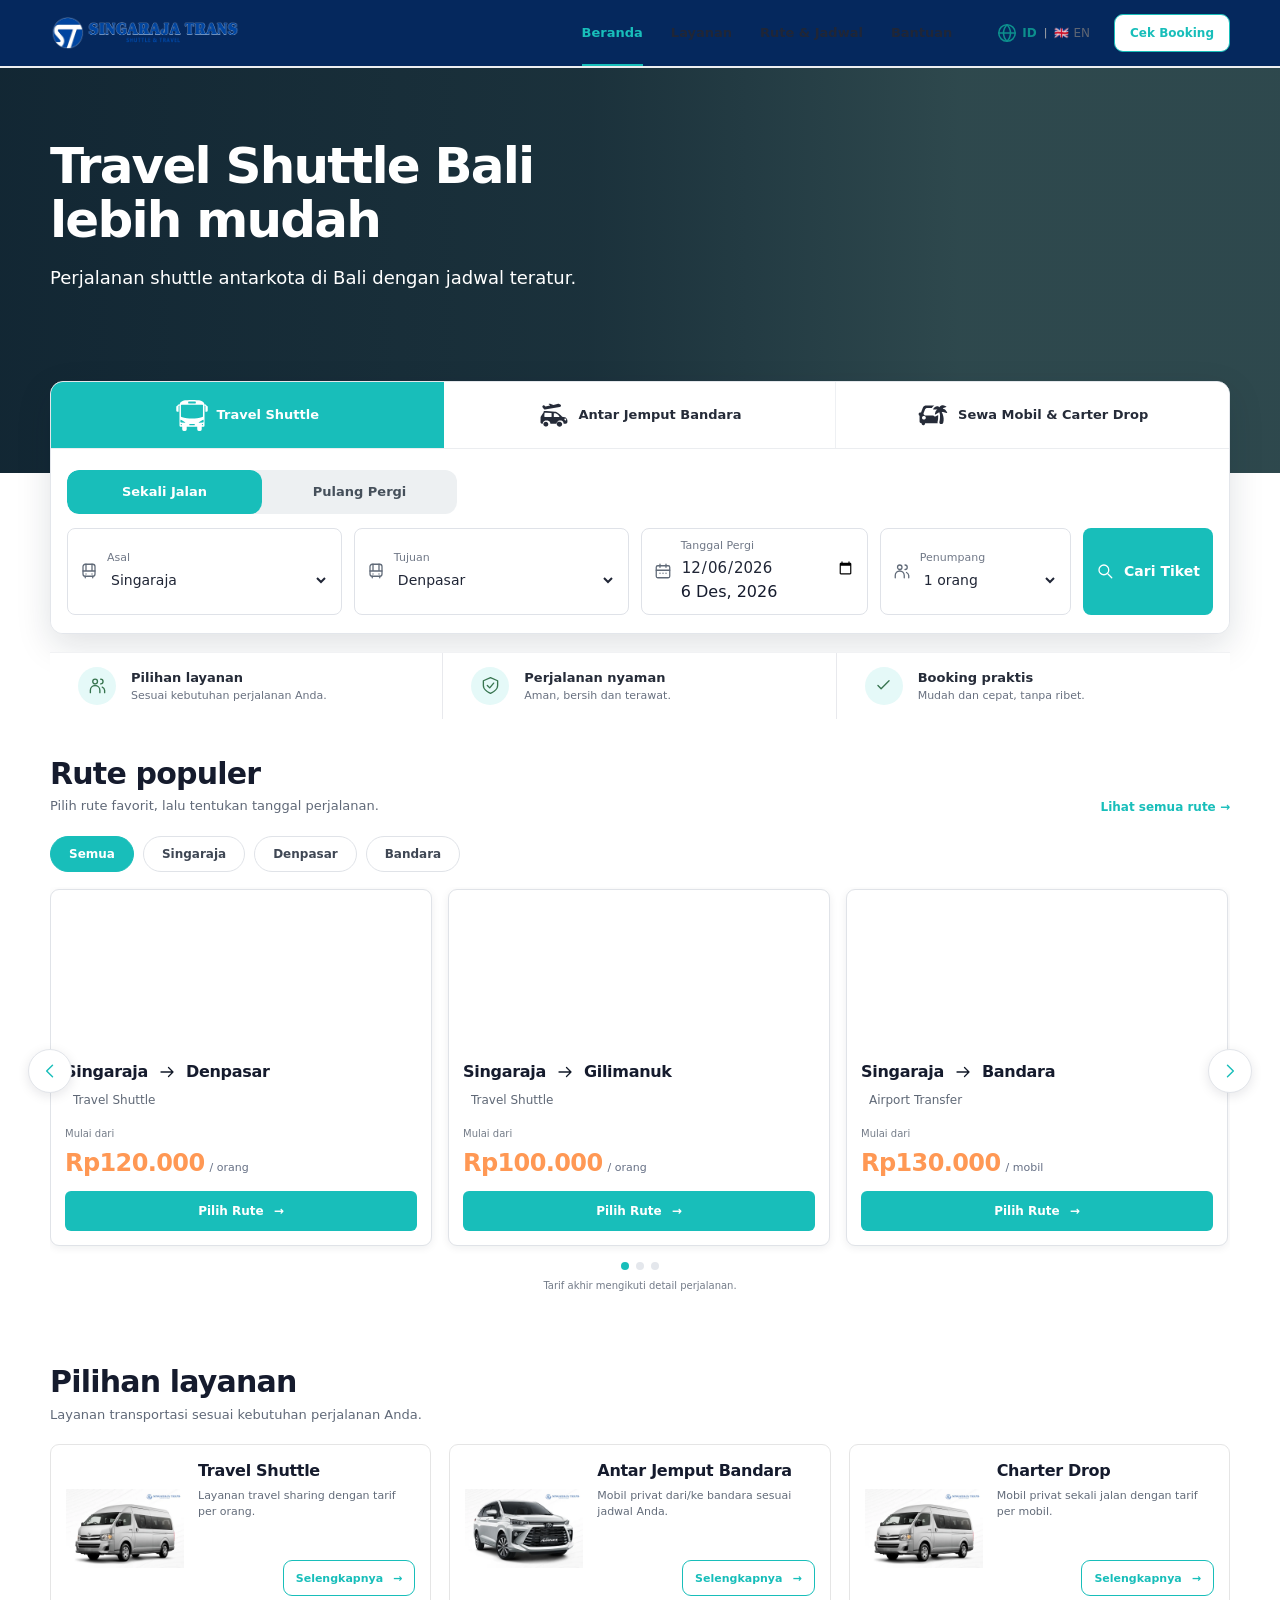
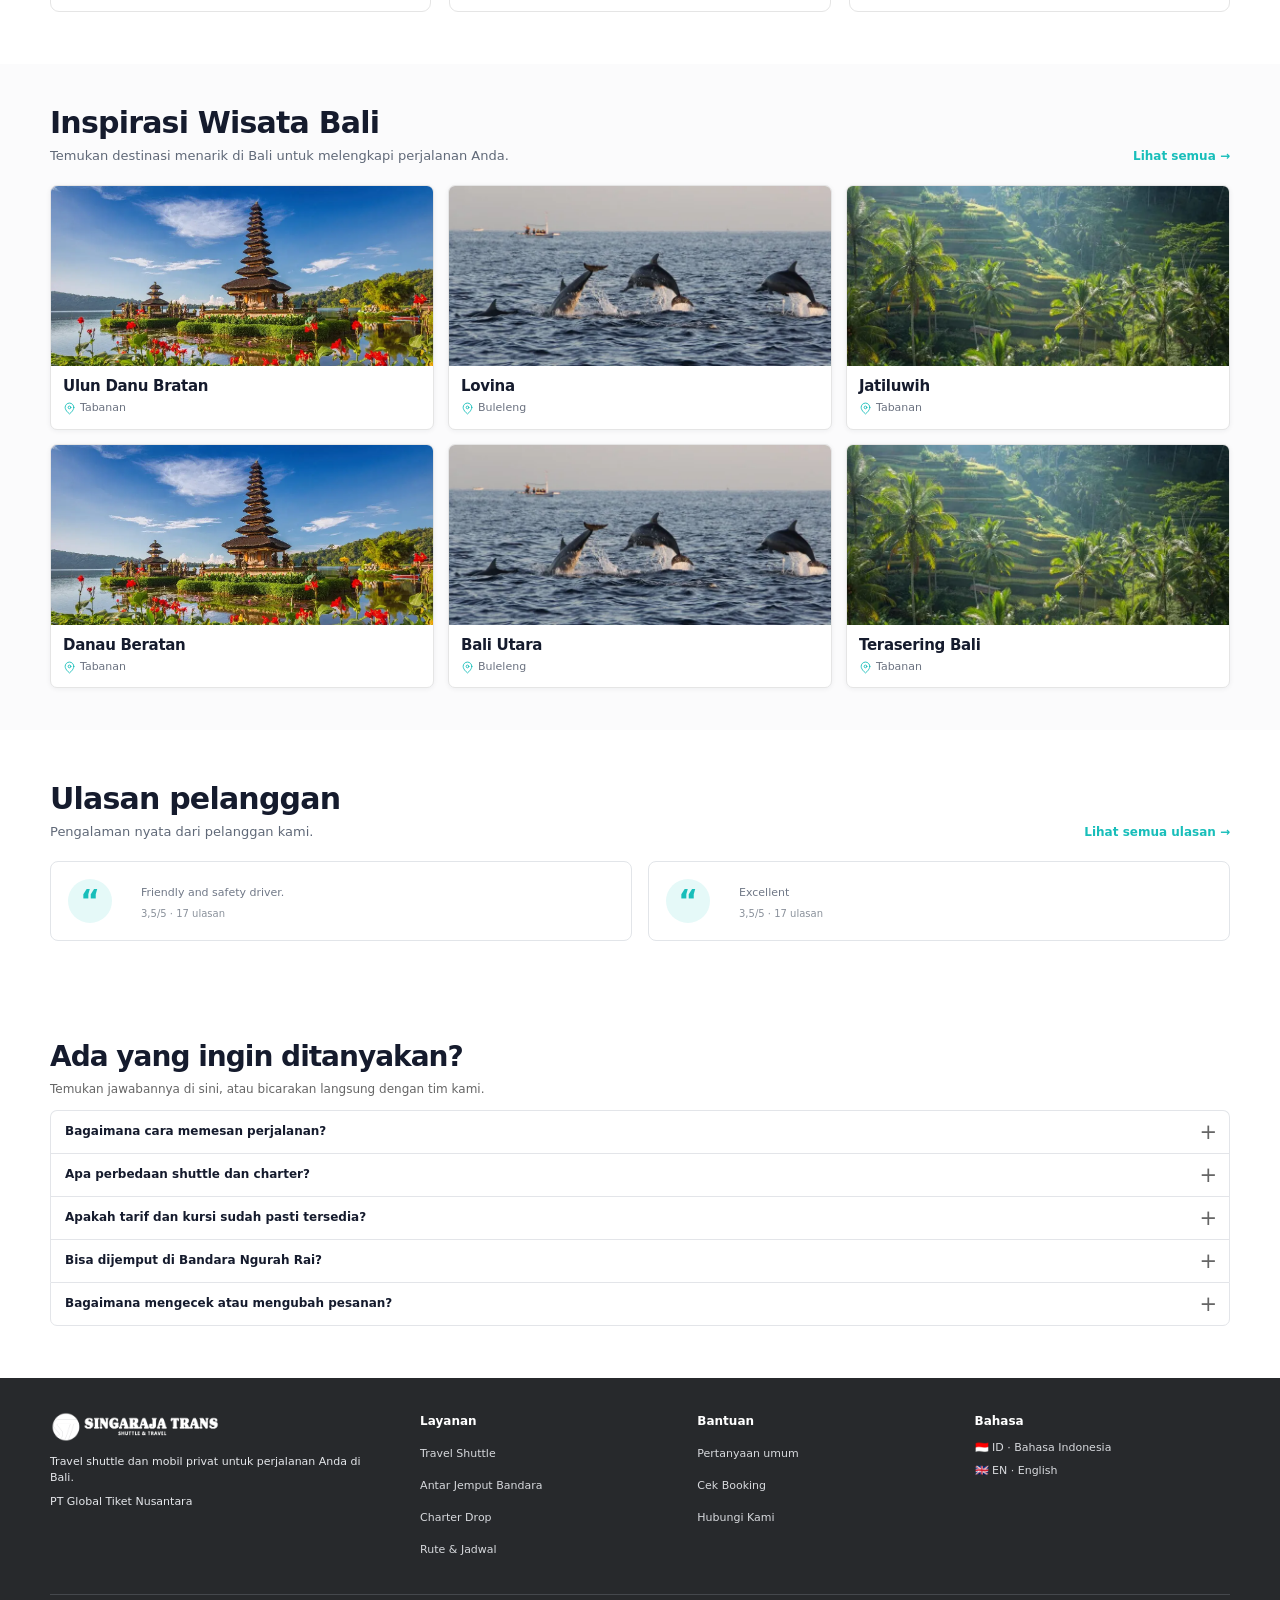
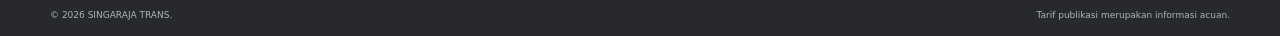
<file: index.html>
<!doctype html>
<html lang="id">
<head>
  <meta charset="utf-8"><meta name="viewport" content="width=device-width,initial-scale=1">
  <meta name="theme-color" content="#c85759"><meta name="color-scheme" content="light"><meta name="robots" content="noindex,nofollow">
  <title>SINGARAJA TRANS — Travel Shuttle & Transportasi Bali</title>
  <meta name="description" content="Rencanakan perjalanan Bali bersama SINGARAJA TRANS. Travel shuttle, airport transfer, dan charter drop dengan informasi rute dan tarif yang jelas.">
  <link rel="icon" type="image/png" href="assets/images/favicon.png">
  <link rel="apple-touch-icon" href="assets/icons/icon-192.png">
  <meta name="mobile-web-app-capable" content="yes"><meta name="apple-mobile-web-app-capable" content="yes"><meta name="apple-mobile-web-app-status-bar-style" content="default"><meta name="apple-mobile-web-app-title" content="SINGARAJA TRANS">
  <link rel="manifest" href="manifest.webmanifest">
  <link rel="stylesheet" href="assets/style.css?v=navy-header-1"><script src="assets/core.js?v=core-ui-2" defer></script><script src="assets/ui.js?v=cards-local-favorites-4" defer></script><script src="assets/booking.js?v=reference-mobile-2" defer></script><script src="assets/mobile-bottom-nav.js?v=reference-nav-1" defer></script>
<link rel="stylesheet" href="assets/mobile-reference.css?v=2">
<script src="assets/mobile-home-v2.js?v=reference-seablue-2" defer></script><script src="assets/pwa.js?v=1" defer></script>
<style media="(max-width:767px)">/* Preserve mobile page colors when Chrome applies Auto Dark Theme. Browser chrome remains OS-controlled. */:root{color-scheme:only light}#trip-mode label::before,#trip-mode label::after,#trip-mode label:has(input:checked)::before,#trip-mode label:has(input:checked)::after{content:none!important;display:none!important}#trip-mode label{gap:0!important}</style></head>
<body class="home-mobile-v2">
<a class="skip-link" href="#main" data-en="Skip to content">Langsung ke konten</a>
<svg class="svg-defs" xmlns="http://www.w3.org/2000/svg" aria-hidden="true"><defs>
<symbol id="bus-clean" viewBox="0 0 24 24"><rect x="5" y="3" width="14" height="17" rx="3"/><path d="M5 11h14M8 15h2m4 0h2M8 20v2m8-2v2M8 6h8"/></symbol>
<symbol id="transport-bus-v2" viewBox="0 0 24 24"><rect x="5" y="3" width="14" height="17" rx="3"/><rect x="7.5" y="6" width="9" height="6" rx="1"/><path d="M8 16h2m4 0h2M8 20v2m8-2v2"/></symbol>
<symbol id="transport-plane-v2" viewBox="0 0 24 24"><path d="M12 2c-.8 0-1.5 1.2-1.5 2.7v5.5L4 14v2.5l6.5-2V19l-2 1.5V22l3.5-1 3.5 1v-1.5l-2-1.5v-4.5l6.5 2V14l-6.5-3.8V4.7C13.5 3.2 12.8 2 12 2Z"/></symbol>
<symbol id="transport-sedan-v2" viewBox="0 0 24 24"><path d="m6 11 1.6-5c.3-1 1.1-1.5 2.2-1.5h4.4c1.1 0 1.9.5 2.2 1.5L18 11l1 2v5.5c0 .8-.7 1.5-1.5 1.5h-11c-.8 0-1.5-.7-1.5-1.5V13l1-2Z"/><path d="M6 11h12M8 15h2m4 0h2M7 20v2m10-2v2"/></symbol>
<symbol id="bus" viewBox="0 0 24 24"><rect x="4" y="3" width="16" height="16" rx="3"/><path d="M4 12h16M8 3v9m8-9v9M7 19v2m10-2v2M8 16h.01M16 16h.01"/></symbol>
<symbol id="field-bus" viewBox="0 0 32 32"><path d="M8 21V9c0-3.3 2.7-5 6-5h4c3.3 0 6 1.7 6 5v12c0 2.2-1.8 4-4 4h-8c-2.2 0-4-1.8-4-4Z"/><path d="M10 8h12M10 10h12v7H10zM11 21h.01M21 21h.01M11 25v3m10-3v3M5 13h3m-4 4h4m19-4h-3m4 4h-4"/></symbol>
<symbol id="plane-up" viewBox="0 0 24 24"><path d="M12 2 9 10 3 13v3l7-2v5l-2 2v1l4-1 4 1v-1l-2-2v-5l7 2v-3l-6-3-3-8Z"/></symbol>
<symbol id="plane" viewBox="0 0 24 24"><path d="m22 2-7 20-4-9-9-4L22 2ZM11 13l6-6"/></symbol>
<symbol id="sedan-front" viewBox="0 0 24 24"><path d="M5 11 7 5.5C7.4 4.5 8.3 4 9.4 4h5.2c1.1 0 2 .5 2.4 1.5L19 11l1 2v6H4v-6l1-2Z"/><path d="M6.5 11h11M7 15h2m6 0h2M6 19v2m12-2v2M4 13h2m12 0h2"/></symbol>
<symbol id="motorcycle" viewBox="0 0 24 24"><circle cx="5" cy="17" r="4"/><circle cx="19" cy="17" r="4"/><path d="m5 17 5-8 5 8H5Zm5-8H7m8-5h3l1 13M10 9h8M9 6h3"/></symbol>
<symbol id="car" viewBox="0 0 24 24"><path d="m5 7 2-4h10l2 4 2 3v9H3v-9l2-3Zm-2 5h18M6 19v2m12-2v2M7 15h.01M17 15h.01M5 7h14"/></symbol>
<symbol id="origin-target" viewBox="0 0 24 24"><circle cx="12" cy="12" r="9"/><circle cx="12" cy="12" r="5"/><circle cx="12" cy="12" r="1.5" fill="currentColor" stroke="none"/></symbol>
<symbol id="pin" viewBox="0 0 24 24"><path d="M20 10c0 6-8 12-8 12S4 16 4 10a8 8 0 1 1 16 0Z"/><circle cx="12" cy="10" r="2.5"/></symbol>
<symbol id="calendar" viewBox="0 0 24 24"><rect x="3" y="5" width="18" height="16" rx="2"/><path d="M16 3v4M8 3v4M3 11h18m-13 4h.01m4 0h.01m4 0h.01"/></symbol>
<symbol id="field-calendar" viewBox="0 0 32 32"><rect x="5" y="7" width="22" height="21" rx="2.5"/><path d="M11 4v6m10-6v6M5 13h22M10 18h.01m6 0h.01m6 0h.01M10 23h.01m6 0h.01m6 0h.01"/></symbol>
<symbol id="calendar-chevrons-right" viewBox="0 0 24 24"><path d="M8 2v4M16 2v4M3 10h18"/><rect width="18" height="18" x="3" y="4" rx="2"/><path d="m10 14 2 2-2 2m4-4 2 2-2 2"/></symbol>
<symbol id="clock" viewBox="0 0 24 24"><circle cx="12" cy="12" r="9"/><path d="M12 7v5l3 2"/></symbol>
<symbol id="users" viewBox="0 0 24 24"><circle cx="9" cy="7" r="3"/><path d="M3 21v-3a6 6 0 0 1 12 0v3M16 4a3 3 0 0 1 0 6m2 4a5 5 0 0 1 3 4v3"/></symbol>
<symbol id="arrow" viewBox="0 0 24 24"><path d="M4 12h16m-6-6 6 6-6 6"/></symbol>
<symbol id="circle-arrow-right" viewBox="0 0 24 24"><circle cx="12" cy="12" r="9"/><path d="M8 12h8m-3-3 3 3-3 3"/></symbol>
<symbol id="swap" viewBox="0 0 24 24"><path d="M8 4v16m0-16L4 8m4-4 4 4m4 12V4m0 16-4-4m4 4 4-4"/></symbol>
<symbol id="search" viewBox="0 0 24 24"><circle cx="10.5" cy="10.5" r="6.5"/><path d="m16 16 5 5"/></symbol>
<symbol id="check" viewBox="0 0 24 24"><path d="m5 12 4 4L19 6"/></symbol>
<symbol id="shield" viewBox="0 0 24 24"><path d="m12 2 9 4v6c0 6-9 10-9 10S3 18 3 12V6l9-4Z"/><path d="m8 12 3 3 5-6"/></symbol>
<symbol id="chat" viewBox="0 0 24 24"><path d="M21 11a9 9 0 0 1-9 9 10 10 0 0 1-4-.8L3 21l1.5-5A9 9 0 1 1 21 11Z"/><path d="M8 8c0 4 4 7 7 7"/></symbol>
<symbol id="chevron" viewBox="0 0 24 24"><path d="m9 5 7 7-7 7"/></symbol>
<symbol id="close" viewBox="0 0 24 24"><path d="m6 6 12 12M6 18 18 6"/></symbol>
<symbol id="more" viewBox="0 0 24 24"><rect x="3" y="3" width="7" height="7" rx="1.5"/><rect x="14" y="3" width="7" height="7" rx="1.5"/><rect x="3" y="14" width="7" height="7" rx="1.5"/><rect x="14" y="14" width="7" height="7" rx="1.5"/></symbol>
<symbol id="share" viewBox="0 0 24 24"><circle cx="18" cy="5" r="3"/><circle cx="6" cy="12" r="3"/><circle cx="18" cy="19" r="3"/><path d="m8.6 10.5 6.8-4m-6.8 7 6.8 4"/></symbol>
<symbol id="menu" viewBox="0 0 24 24"><path d="M4 6h16M4 12h16M4 18h16"/></symbol>
<symbol id="bottom-home-star-icon" viewBox="0 0 24 24"><path d="M5 12l-2 0l9 -9l9 9l-2 0"/><path d="M5 12v7a2 2 0 0 0 2 2h10a2 2 0 0 0 2 -2v-7"/><path d="M10 12h4v4h-4l0 -4"/></symbol>
<symbol id="bottom-location-search-icon" viewBox="0 0 24 24"><path d="m11 16-1-2-7-3.5a.55.55 0 0 1 0-1L21 3l-2.916 8.076"/><path d="M15 18a3 3 0 1 0 6 0 3 3 0 1 0-6 0"/><path d="m20.2 20.2 1.8 1.8"/></symbol>
<symbol id="bottom-ticket-icon" viewBox="0 0 24 24"><path d="M15 5v2M15 11v2M15 17v2"/><path d="M5 5h14a2 2 0 0 1 2 2v3a2 2 0 0 0 0 4v3a2 2 0 0 1-2 2H5a2 2 0 0 1-2-2v-3a2 2 0 0 0 0-4V7a2 2 0 0 1 2-2"/></symbol>
<symbol id="bottom-book-heart-icon" viewBox="0 0 24 24"><path d="M4 19.5v-15A2.5 2.5 0 0 1 6.5 2H19a1 1 0 0 1 1 1v18a1 1 0 0 1-1 1H6.5a1 1 0 0 1 0-5H20"/><path d="M8.62 9.8A2.25 2.25 0 1 1 12 6.836a2.25 2.25 0 1 1 3.38 2.966l-2.626 2.856a.998.998 0 0 1-1.507 0Z"/></symbol>
<symbol id="bottom-mood-smile-icon" viewBox="0 0 24 24"><circle cx="12" cy="12" r="9"/><path d="M9 10h.01M15 10h.01M9.5 15a3.5 3.5 0 0 0 5 0"/></symbol>
<symbol id="bottom-home-filled-icon" viewBox="0 0 24 24"><path fill="currentColor" stroke="none" d="M12.707 2.293l9 9c.63 .63 .184 1.707 -.707 1.707h-1v6a3 3 0 0 1 -3 3h-10a3 3 0 0 1 -3 -3v-6h-1c-.89 0 -1.337 -1.077 -.707 -1.707l9 -9a1 1 0 0 1 1.414 0m.793 8.707h-3a1.5 1.5 0 0 0 -1.5 1.5v3a1.5 1.5 0 0 0 1.5 1.5h3a1.5 1.5 0 0 0 1.5 -1.5v-3a1.5 1.5 0 0 0 -1.5 -1.5"/></symbol>
<symbol id="bottom-location-filled-icon" viewBox="0 0 24 24"><path fill="currentColor" stroke="none" d="M20.891 2.006l.106 -.006l.13 .008l.09 .016l.123 .035l.107 .046l.1 .057l.09 .067l.082 .075l.052 .059l.082 .116l.052 .096c.047 .1 .077 .206 .09 .316l.005 .106c0 .075 -.008 .149 -.024 .22l-.035 .123l-6.532 18.077a1.55 1.55 0 0 1 -1.409 .903a1.547 1.547 0 0 1 -1.329 -.747l-.065 -.127l-3.352 -6.702l-6.67 -3.336a1.55 1.55 0 0 1 -.898 -1.259l-.006 -.149c0 -.56 .301 -1.072 .841 -1.37l.14 -.07l18.017 -6.506l.106 -.03l.108 -.018z"/></symbol>
<symbol id="bottom-ticket-filled-icon" viewBox="0 0 24 24"><path fill="currentColor" stroke="none" d="M14 4v2a1 1 0 0 0 2 0v-2h3a3 3 0 0 1 3 3v3a1 1 0 0 1 -.883 .993l-.117 .007a1 1 0 0 0 -.117 1.993l.117 .007a1 1 0 0 1 1 1v3a3 3 0 0 1 -3 3h-3v-2a1 1 0 0 0 -.883 -.993l-.117 -.007a1 1 0 0 0 -1 1v2h-9a3 3 0 0 1 -3 -3v-3a1 1 0 0 1 .883 -.993l.117 -.007a1 1 0 0 0 .117 -1.993l-.117 -.007a1 1 0 0 1 -1 -1v-3a2.995 2.995 0 0 1 2.727 -2.985l.222 -.014zm1 6a1 1 0 0 0 -1 1v2a1 1 0 0 0 2 0v-2a1 1 0 0 0 -1 -1"/></symbol>
<symbol id="bottom-mood-smile-filled-icon" viewBox="0 0 24 24"><path fill="currentColor" stroke="none" d="M17 3.34a10 10 0 1 1 -14.995 8.984l-.005 -.324l.005 -.324a10 10 0 0 1 14.995 -8.336zm-1.8 10.946a1 1 0 0 0 -1.414 .014a2.5 2.5 0 0 1 -3.572 0a1 1 0 0 0 -1.428 1.4a4.5 4.5 0 0 0 6.428 0a1 1 0 0 0 -.014 -1.414zm-6.19 -5.286l-.127 .007a1 1 0 0 0 .117 1.993l.127 -.007a1 1 0 0 0 -.117 -1.993zm6 0l-.127 .007a1 1 0 0 0 .117 1.993l.127 -.007a1 1 0 0 0 -.117 -1.993z"/></symbol>
<symbol id="reference-heart" viewBox="0 0 24 24"><path fill="currentColor" stroke="none" d="M20.8 4.6a5.5 5.5 0 0 0-7.8 0L12 5.7l-1.1-1.1a5.5 5.5 0 0 0-7.8 7.8L12 21l8.8-8.6a5.5 5.5 0 0 0 0-7.8Z"/></symbol>
<symbol id="reference-person" viewBox="0 0 24 24"><circle fill="currentColor" stroke="none" cx="12" cy="7" r="4"/><path fill="currentColor" stroke="none" d="M4 22v-3a8 8 0 0 1 16 0v3Z"/></symbol>
<symbol id="reference-trips" viewBox="0 0 24 24"><path d="M8 7V5a2 2 0 0 1 2-2h4a2 2 0 0 1 2 2v2"/><rect x="3" y="7" width="18" height="14" rx="3" fill="currentColor" stroke="none"/><path d="M3 12c6 4 12 4 18 0" stroke="white"/><path d="M10 13h4v3h-4Z" fill="white" stroke="none"/></symbol>
</defs></svg>
<header id="header">
  <div class="reference-only reference-header">
    <div class="reference-location"><span data-en="Location">Lokasi</span><strong><svg aria-hidden="true"><use href="#pin"/></svg>Bali, Indonesia <span aria-hidden="true">⌄</span></strong></div>
    <button class="reference-notification" type="button" data-check-booking aria-label="Cek booking"><svg viewBox="0 0 24 24" aria-hidden="true"><path d="M18 8a6 6 0 0 0-12 0c0 7-3 7-3 9h18c0-2-3-2-3-9M10 21h4"/></svg></button>
    <a class="reference-search" href="#pesan"><svg aria-hidden="true"><use href="#search"/></svg><span data-en="Search routes, travel and more...">Cari rute, travel dan lainnya...</span></a>
    <button class="reference-filter" type="button" aria-label="Buka pencarian perjalanan" aria-controls="search-panel" aria-expanded="false"><svg viewBox="0 0 24 24" aria-hidden="true"><path d="M3 7h10m4 0h4M3 17h4m4 0h10"/><circle cx="15" cy="7" r="2"/><circle cx="9" cy="17" r="2"/></svg></button>
  </div>
  <div class="nav-wrap"><div class="container nav-inner">
    <a href="#" class="brand" aria-label="SINGARAJA TRANS — Beranda"><img src="assets/images/logo.png" width="848" height="150" alt="SINGARAJA TRANS"></a>
    <nav id="navigation" aria-label="Menu utama">
      <a href="#" class="nav-home" data-en="Home">Beranda</a>
      <a href="#layanan" data-en="Services">Layanan</a>
      <a href="#rute" data-en="Routes & Schedule">Rute & Jadwal</a>
      <a href="#faq" data-en="Help">Bantuan</a>
    </nav>
    <a class="mobile-header-search" href="#pesan" aria-label="Buka pencarian perjalanan">
      <svg class="header-search-icon" aria-hidden="true"><use href="#search"/></svg>
      <span class="header-search-copy" aria-hidden="true">
        <span class="header-search-brand"><span class="header-search-name"><svg class="header-wordmark" viewBox="0 0 144 16" aria-hidden="true" focusable="false"><title>SINGARAJA TRANS</title><path d="M7.789 3.821V5.827Q7.008 5.478 6.265 5.3Q5.522 5.123 4.862 5.123Q3.986 5.123 3.567 5.364Q3.148 5.605 3.148 6.113Q3.148 6.494 3.431 6.706Q3.713 6.919 4.456 7.071L5.497 7.281Q7.078 7.598 7.744 8.246Q8.411 8.893 8.411 10.086Q8.411 11.654 7.481 12.419Q6.551 13.184 4.64 13.184Q3.739 13.184 2.831 13.013Q1.923 12.841 1.016 12.505V10.442Q1.923 10.924 2.771 11.169Q3.618 11.413 4.405 11.413Q5.205 11.413 5.63 11.146Q6.056 10.88 6.056 10.385Q6.056 9.94 5.767 9.699Q5.478 9.458 4.615 9.268L3.669 9.058Q2.247 8.753 1.59 8.087Q0.933 7.42 0.933 6.291Q0.933 4.875 1.847 4.113Q2.761 3.352 4.475 3.352Q5.256 3.352 6.081 3.469Q6.906 3.586 7.789 3.821ZM10.756 3.523H13.2V13H10.756ZM15.793 3.523H18.523L21.969 10.023V3.523H24.286V13H21.557L18.11 6.5V13H15.793ZM35.392 12.295Q34.477 12.74 33.494 12.962Q32.51 13.184 31.462 13.184Q29.095 13.184 27.711 11.861Q26.327 10.537 26.327 8.271Q26.327 5.979 27.736 4.666Q29.145 3.352 31.596 3.352Q32.541 3.352 33.408 3.529Q34.274 3.707 35.042 4.056V6.018Q34.249 5.567 33.465 5.345Q32.681 5.123 31.894 5.123Q30.434 5.123 29.644 5.938Q28.853 6.754 28.853 8.271Q28.853 9.775 29.615 10.594Q30.377 11.413 31.78 11.413Q32.161 11.413 32.487 11.365Q32.814 11.318 33.075 11.216V9.375H31.583V7.738H35.392ZM43.494 11.273H39.673L39.07 13H36.613L40.124 3.523H43.037L46.548 13H44.091ZM40.282 9.515H42.879L41.584 5.745ZM51.477 7.725Q52.245 7.725 52.578 7.439Q52.911 7.154 52.911 6.5Q52.911 5.853 52.578 5.573Q52.245 5.294 51.477 5.294H50.448V7.725ZM50.448 9.414V13H48.004V3.523H51.737Q53.609 3.523 54.482 4.151Q55.355 4.78 55.355 6.138Q55.355 7.078 54.901 7.681Q54.447 8.284 53.533 8.569Q54.035 8.684 54.431 9.087Q54.828 9.49 55.234 10.309L56.561 13H53.958L52.803 10.645Q52.454 9.934 52.095 9.674Q51.737 9.414 51.14 9.414ZM63.966 11.273H60.144L59.541 13H57.085L60.595 3.523H63.509L67.019 13H64.562ZM60.754 9.515H63.35L62.055 5.745ZM68.476 3.523H70.92V12.08Q70.92 13.851 69.958 14.727Q68.996 15.603 67.047 15.603H66.552V13.755H66.933Q67.695 13.755 68.085 13.33Q68.476 12.905 68.476 12.08ZM79.264 11.273H75.442L74.839 13H72.383L75.893 3.523H78.807L82.317 13H79.86ZM76.052 9.515H78.648L77.353 5.745Z"/><path class="header-brand-accent" d="M86.925 13 87.082 12.173H88.436L90.077 3.73H87.281L86.973 5.344H86.037L86.529 2.794H96.646L96.154 5.344H95.231L95.538 3.73H92.722L91.081 12.173H92.442L92.285 13ZM103.315 8.017Q103.903 8.105 104.259 8.42Q104.614 8.734 104.805 9.329L105.742 12.173H106.788L106.631 13H103.274L102.249 9.917Q101.962 8.96 101.681 8.697Q101.401 8.434 100.813 8.434H100.396L99.665 12.173H100.977L100.82 13H95.57L95.727 12.173H97.033L98.701 3.621H97.395L97.553 2.794H103.377Q105.154 2.794 105.981 3.508Q106.808 4.223 106.555 5.535Q106.35 6.602 105.544 7.22Q104.737 7.839 103.315 8.017ZM100.554 7.613H101.449Q102.406 7.613 103.025 7.094Q103.643 6.574 103.828 5.61Q104.013 4.646 103.599 4.134Q103.185 3.621 102.228 3.621H101.333ZM106.539 13 106.696 12.173H107.53L113.197 2.794H114.831L116.855 12.173H117.825L117.668 13H112.89L113.047 12.173H114.045L113.614 10.088H109.779L108.515 12.173H109.732L109.574 13ZM110.272 9.261H113.437L112.623 5.357ZM118.226 13 118.383 12.173H119.689L121.357 3.621H120.051L120.209 2.794H123.401L128.159 10.02L129.403 3.621H128.104L128.261 2.794H131.83L131.672 3.621H130.367L128.542 13H126.751L121.931 5.624L120.653 12.173H121.952L121.795 13ZM131.677 12.508 132.148 10.088H133.017Q132.989 11.236 133.618 11.804Q134.247 12.371 135.553 12.371Q136.612 12.371 137.245 11.968Q137.877 11.564 138.027 10.785Q138.15 10.17 137.839 9.828Q137.528 9.486 136.407 9.192L134.951 8.816Q133.529 8.434 133.054 7.753Q132.579 7.073 132.818 5.815Q133.119 4.298 134.292 3.454Q135.464 2.609 137.282 2.609Q138.178 2.609 139.114 2.76Q140.051 2.91 141.028 3.211L140.591 5.467H139.723Q139.729 4.414 139.155 3.925Q138.581 3.437 137.344 3.437Q136.332 3.437 135.748 3.789Q135.163 4.141 135.026 4.838Q134.903 5.474 135.194 5.805Q135.484 6.137 136.804 6.492L138.26 6.868Q139.613 7.224 140.109 7.976Q140.604 8.728 140.345 10.047Q140.044 11.592 138.82 12.395Q137.597 13.198 135.525 13.198Q134.527 13.198 133.577 13.027Q132.627 12.856 131.677 12.508Z"/></svg></span></span>
        <svg class="header-search-car" viewBox="0 0 84 36" aria-hidden="true" style="stroke:none">
 <defs><linearGradient id="header-car-glass" x1="0" y1="0" x2="1" y2="1"><stop stop-color="#a7c2ce"/><stop offset="1" stop-color="#283b48"/></linearGradient></defs>
 <ellipse cx="32" cy="30" rx="29" ry="1.4" fill="#18212b" opacity=".16"/>
 <g class="header-car-exhaust" fill="#7b8490"><circle class="header-car-smoke" cx="61" cy="23" r="2"/><circle class="header-car-smoke" cx="61" cy="23" r="2.5" style="animation-delay:-.4s"/><circle class="header-car-smoke" cx="61" cy="23" r="3" style="animation-delay:-.8s"/></g>
 <g class="header-car-chassis">
  <path d="M3 17 12 7c1-1.3 3-2 5-2h34c4 0 7 3 8 7l2 12c.3 2-1 3-3 3H5c-2 0-3-1-3-3v-4c0-1 .3-2 1-3Z" fill="currentColor" stroke="#963e41" stroke-width=".7"/>
  <path d="M7 16 15 8h8v8H7Zm18-8h13v8H25Zm15 0h11c2 0 4 2 4.5 4l.6 4H40Z" fill="url(#header-car-glass)"/>
  <path d="m16 8-5 7h3l5-7m9 0-3 7h2l3-7m14 0-3 7h2l3-7" fill="#fff" opacity=".28"/>
  <path d="M5 18h53v2H5Z" fill="#fce7e7" opacity=".9"/>
  <path d="M24 17v9m15-9v9" fill="none" stroke="#943e40" stroke-width=".65"/>
  <path d="M27 18h4m11 0h4" fill="none" stroke="#fff" stroke-width=".8"/>
  <path d="M2 22h5v3H2m54-3h5v3h-5" fill="#35404a"/>
  <path d="M3 18h4v3H3" fill="#fff4cf"/><path d="M58 17h2v5h-2" fill="#8d3036"/>
  <path d="M5 26h53v1.5H5Z" fill="#24323c"/>
  <g transform="translate(14 26)"><circle r="5.2" fill="#202932"/><g class="header-car-wheel"><circle r="3.1" fill="#bcc7ce"/><path d="M-2.6 0h5.2M0-2.6v5.2m-1.8-4.4 3.6 3.6m0-3.6-3.6 3.6" stroke="#53616d" stroke-width=".8"/><circle r=".9" fill="#e9eef1"/></g></g>
  <g transform="translate(50 26)"><circle r="5.2" fill="#202932"/><g class="header-car-wheel"><circle r="3.1" fill="#bcc7ce"/><path d="M-2.6 0h5.2M0-2.6v5.2m-1.8-4.4 3.6 3.6m0-3.6-3.6 3.6" stroke="#53616d" stroke-width=".8"/><circle r=".9" fill="#e9eef1"/></g></g>
 </g>
</svg>
        <span class="header-search-prompt" hidden>Cari rute, kota, atau tujuan…</span>
      </span>
    </a>
    <div class="nav-actions">
      <div class="languages" aria-label="Bahasa"><button type="button" data-language="id" aria-pressed="true"><svg class="language-globe" aria-hidden="true" viewBox="0 0 24 24"><circle cx="12" cy="12" r="9"/><path d="M3 12h18M12 3c2.5 2.5 3.8 5.5 3.8 9S14.5 18.5 12 21M12 3C9.5 5.5 8.2 8.5 8.2 12s1.3 6.5 3.8 9"/></svg><span class="language-code">ID</span><svg class="language-chevron" aria-hidden="true"><use href="#chevron"/></svg></button><span>|</span><button type="button" data-language="en" aria-pressed="false"><span class="language-flag" aria-hidden="true">🇬🇧</span><span class="language-code">EN</span><svg class="language-chevron" aria-hidden="true"><use href="#chevron"/></svg></button></div>
      <button class="button outline booking-check" type="button" data-check-booking data-en="Check Booking">Cek Booking</button>
      <button class="mobile-header-action mobile-header-share" type="button" aria-label="Bagikan halaman"><svg aria-hidden="true"><use href="#share"/></svg></button>
      <button class="icon-button mobile-menu" type="button" aria-label="Buka menu" aria-controls="navigation" aria-expanded="false"><svg><use href="#menu"/></svg></button>
    </div>
  </div></div>
</header>
<span class="mobile-share-status" role="status"></span>
<dialog id="mobile-share-dialog" aria-labelledby="mobile-share-title">
 <div class="dialog-header"><p id="mobile-share-title">Bagikan halaman</p><button type="button" class="icon-button" data-share-close aria-label="Tutup"><svg aria-hidden="true"><use href="#close"/></svg></button></div>
 <div class="dialog-body"><label for="mobile-share-url">Salin tautan halaman</label><input id="mobile-share-url" readonly><p id="mobile-share-help">Pilih tautan lalu salin melalui menu perangkat Anda.</p></div>
</dialog>
<main id="main">
 <section class="hero" aria-labelledby="hero-title">
  <div class="container hero-content">
    <span class="home-v2-only hero-kicker" data-en="EXPLORE BALI WITH US">JELAJAHI BALI BERSAMA KAMI</span>
    <h1 id="hero-title" data-en="Bali journeys,<br><span class=&quot;hero-accent&quot;>made easier.</span>">Pesan perjalanan Bali<br><span class="hero-accent">lebih mudah</span></h1>
    <p id="hero-subtitle">Perjalanan shuttle antarkota di Bali dengan jadwal teratur.</p>
  </div>
</section>
 <div class="container booking-container" id="pesan">
 <section class="booking-widget" aria-label="Pencarian perjalanan">
 <h2 class="home-v2-only home-services-title" data-en="Your journey, your way">Layanan perjalanan</h2>
 <div class="service-tabs" role="tablist" aria-label="Layanan perjalanan"><button role="tab" id="tab-shuttle" aria-controls="search-panel" aria-selected="true" tabindex="0" data-service="shuttle"><span class="service-tab-icons service-svg-icon service-shuttle-svg" aria-hidden="true"></span><span>Travel Shuttle</span></button><button role="tab" id="tab-airport" aria-controls="search-panel" aria-selected="false" tabindex="-1" data-service="airport"><span class="service-tab-icons service-svg-icon service-airport-svg" aria-hidden="true"></span><span data-en="Airport Transfer">Antar Jemput Bandara</span></button><button role="tab" id="tab-charter" aria-controls="search-panel" aria-selected="false" tabindex="-1" data-service="charter"><span class="service-tab-icons service-svg-icon service-car-svg" aria-hidden="true"></span><span data-en="Car Rental & Charter Drop">Sewa Mobil & Carter Drop</span></button><button class="mobile-service" role="tab" id="tab-motor" aria-controls="search-panel" aria-selected="false" tabindex="-1" data-service="motor"><span class="service-tab-icons service-svg-icon service-motor-svg" aria-hidden="true"></span><span data-en="Motorbike Rental">Sewa Motor</span></button></div>
 <div id="search-panel" role="tabpanel" aria-labelledby="tab-shuttle"><div class="reference-only reference-booking-heading"><h2 data-en="Plan your journey">Rencanakan perjalanan</h2><button type="button" data-close-home-booking aria-label="Tutup pencarian"><svg aria-hidden="true"><use href="#close"/></svg></button></div><form id="search-form" novalidate>
 <div class="trip-mode" id="trip-mode" aria-label="Jenis perjalanan" >
   <label style="list-style:none"><input type="radio" name="tripMode" value="oneway" checked><span class="trip-mode-icon" aria-hidden="true">→</span><span data-en="One Way">Sekali Jalan</span></label>
   <label><input type="radio" name="tripMode" value="roundtrip"><span class="trip-mode-icon" aria-hidden="true"><svg><use href="#circle-arrow-right"/></svg></span><span data-en="Round Trip">Pulang Pergi</span></label>
 </div>
 <div class="return-date-wrap" id="return-date-wrap" hidden><label for="return-date"><span data-en="Return date">Tanggal Kembali</span><input type="date" id="return-date" name="returnDate" aria-label="Tanggal Kembali"></label></div>
 <div class="form-top"><span id="service-description" data-en="One-way trips, priced per passenger">Perjalanan sekali jalan, tarif per penumpang</span><span class="small-note" data-en="All times in Bali (WITA)">Waktu setempat Bali (WITA)</span></div>
 <div class="search-fields">
 <div class="field-stack">
  <div class="location-pair">
  <label class="field origin-field"><svg class="field-icon-default"><use href="#bus"/></svg><svg class="field-icon-mobile"><use href="#origin-target"/></svg><span><span class="field-label" data-en="From">Asal</span><select id="origin" name="origin" required aria-label="Asal"></select></span></label>
  <label class="field destination-field"><svg class="field-icon-default"><use href="#bus"/></svg><svg class="field-icon-mobile"><use href="#pin"/></svg><span><span class="field-label" data-en="To">Tujuan</span><select id="destination" name="destination" required aria-label="Tujuan"></select></span></label>
   <button class="location-swap" type="button" aria-label="Tukar Asal dan Tujuan" title="Tukar Asal dan Tujuan"><svg aria-hidden="true"><use href="#swap"/></svg></button>
  </div>
  <label class="field date-field"><svg class="field-icon-default"><use href="#calendar"/></svg><svg class="field-icon-mobile"><use href="#calendar-chevrons-right"/></svg><span><span class="field-label" data-en="Departure date">Tanggal Pergi</span><input type="date" id="date" name="date" required aria-label="Tanggal Pergi"><span class="date-display" aria-hidden="true"></span></span></label>
  <div class="quick-date-actions" aria-label="Pilihan tanggal cepat"><button type="button" data-quick-date="0" aria-pressed="false" data-en="Today">Hari ini</button><button type="button" data-quick-date="1" aria-pressed="false" data-en="Tomorrow">Besok</button></div>
  <label class="field time-field"><svg><use href="#clock"/></svg><span><span class="field-label" data-en="Time">Waktu</span><select id="time" name="time" aria-label="Waktu"><option value="" data-en="Any time">Semua</option><option value="morning" data-en="Morning">Pagi</option><option value="afternoon" data-en="Afternoon">Siang / Sore</option><option value="evening" data-en="Evening">Malam</option></select><input type="time" id="private-time" name="privateTime" value="09:00" hidden disabled aria-label="Jam penjemputan"></span></label>
  <label class="field passenger-field"><svg><use href="#users"/></svg><span><span class="field-label" data-en="Passengers">Penumpang</span><select id="passengers" name="passengers" aria-label="Penumpang"></select></span></label>
 </div>
 <button class="button primary search-button" type="submit"><svg><use href="#search"/></svg><span id="search-button-label">Cari Perjalanan</span></button>
 </div><p class="form-error" id="search-error" role="alert" hidden></p>
 </form>
 <div id="motor-entry" class="mobile-service" hidden>
   <span class="rental-icon" aria-hidden="true"><svg><use href="#motorcycle"/></svg></span>
   <p class="rental-title" data-en="Motorbike Rental">Sewa Motor</p>
   <p data-en="Online motorbike booking is not available yet. Contact our team for service information.">Pemesanan online Sewa Motor belum tersedia. Hubungi tim kami untuk informasi layanan.</p>
   <a class="button primary" href="https://wa.me/6281339392525?text=Halo%20SINGARAJA%20TRANS%2C%20saya%20ingin%20informasi%20Sewa%20Motor." target="_blank" rel="noopener" data-en="Ask about Motorbike Rental">Tanyakan Sewa Motor</a>
 </div></div>
 </section>
 <div class="booking-footnote" aria-label="Keunggulan singkat">
   <div><span class="benefit-icon"><svg><use href="#users"/></svg></span><span><strong data-en="Service options">Pilihan layanan</strong><small data-en="Choose what fits your journey.">Sesuai kebutuhan perjalanan Anda.</small></span></div>
   <div><span class="benefit-icon"><svg><use href="#shield"/></svg></span><span><strong data-en="Comfortable journey">Perjalanan nyaman</strong><small data-en="Safe, clean and well maintained.">Aman, bersih dan terawat.</small></span></div>
   <div><span class="benefit-icon"><svg><use href="#check"/></svg></span><span><strong data-en="Easy booking">Booking praktis</strong><small data-en="Simple and straightforward.">Mudah dan cepat, tanpa ribet.</small></span></div>
 </div>
 <div class="mobile-trust-strip" aria-label="Keunggulan SINGARAJA TRANS">
   <div class="mobile-trust-item">
     <span class="mobile-trust-icon" aria-hidden="true"><svg><use href="#shield"/></svg></span>
     <span><strong data-en="Safe & trusted">Aman &amp; Tepercaya</strong><small data-en="A calmer journey">Perjalanan lebih tenang</small></span>
   </div>
   <div class="mobile-trust-item">
     <span class="mobile-trust-icon" aria-hidden="true"><svg><use href="#car"/></svg></span>
     <span><strong data-en="Well-maintained fleet">Armada Terawat</strong><small data-en="Comfortable & clean">Nyaman &amp; bersih</small></span>
   </div>
   <div class="mobile-trust-item">
     <span class="mobile-trust-icon" aria-hidden="true"><svg><use href="#chat"/></svg></span>
     <span><strong data-en="Booking help">Bantuan Booking</strong><small data-en="Contact our team">Hubungi tim kami</small></span>
   </div>
 </div>
 </div>
 <section id="results" class="section container results-shell" aria-labelledby="results-heading" hidden>
   <div class="results-nav"><button type="button" class="results-back" data-results-back aria-label="Kembali ke pencarian">← <span data-en="Search Results">Hasil Pencarian</span></button></div>
   <div class="results-summary-row">
     <div><h2 id="results-heading" data-en="Search Results">Hasil Pencarian</h2><p id="results-summary"></p></div>
     <button type="button" class="button outline" id="edit-search" data-en="Edit search">Ubah pencarian</button>
   </div>
   <p class="notice result-notice" data-en="Published fares and schedules are references, not live inventory. Our team confirms availability and the final fare before booking.">Tarif dan jadwal adalah acuan publikasi, bukan ketersediaan langsung. Tim kami mengonfirmasi ketersediaan dan tarif akhir sebelum pemesanan.</p>
   <div id="result-list" class="result-list"></div>
 </section>
 <div class="mobile-home-flow">
 <section id="rute" class="section container route-section" aria-labelledby="routes-heading">
   <div class="section-heading mockup-heading"><div><h2 id="routes-heading"><span class="desktop-copy" data-en="Popular routes">Rute populer</span><span class="mobile-copy" data-en="Favorite picks">Pilihan Favorit</span></h2><p><span class="desktop-copy" data-en="Choose a favorite route, then set your travel date.">Pilih rute favorit, lalu tentukan tanggal perjalanan.</span><span class="mobile-copy" data-en="Recommended services for your journey.">Rekomendasi layanan untuk perjalanan Anda.</span></p></div><a class="section-action desktop-copy" href="#pesan" data-en="See all routes →">Lihat semua rute →</a><a class="section-action mobile-copy section-chevron-action route-see-all" href="#rute" data-reference-all aria-expanded="false" aria-label="Lihat semua rute"><span data-en="See all">Lihat semua</span></a></div>
   <div class="route-filters" aria-label="Filter rute">
     <button type="button" class="active" data-route-filter="all" data-en="All">Semua</button>
     <button type="button" data-route-filter="Singaraja">Singaraja</button>
     <button type="button" data-route-filter="Denpasar">Denpasar</button>
     <button type="button" data-route-filter="Bandara Ngurah Rai" data-en="Airport">Bandara</button>
   </div>
   <div class="route-label-filters" role="group" aria-label="Filter jenis layanan">
     <button type="button" data-route-label="all" aria-pressed="true" data-en="All">Semua</button>
     <button type="button" data-route-label="shuttle" aria-pressed="false">Travel Shuttle</button>
     <button type="button" data-route-label="airport" aria-pressed="false">Airport Transfer</button>
     <button type="button" data-route-label="car" aria-pressed="false" data-en="Car Rental">Sewa Mobil</button>
     <button type="button" data-route-label="charter" aria-pressed="false">Carter Drop</button>
     <button type="button" data-route-label="motor" aria-pressed="false" data-en="Motorbike Rental">Sewa Motor</button>
   </div>
   <div class="route-frame">
     <button type="button" class="route-arrow previous" aria-label="Rute sebelumnya"><svg><use href="#chevron"/></svg></button>
     <div id="route-cards" class="route-carousel" tabindex="0" aria-label="Pilihan rute populer"></div>
     <button type="button" class="route-arrow next" aria-label="Rute berikutnya"><svg><use href="#chevron"/></svg></button>
   </div>
   <div class="route-dots" aria-hidden="true"><span class="active"></span><span></span><span></span></div>
   <p class="caption" data-en="Final fares follow the selected trip details.">Tarif akhir mengikuti detail perjalanan.</p>
 </section>

 <section class="home-v2-only home-recommendation section container" aria-labelledby="recommendation-heading">
   <a class="home-recommendation-card" href="#wisata">
     <div><span class="home-eyebrow" data-en="A LITTLE INSPIRATION">INSPIRASI PERJALANAN</span><h2 id="recommendation-heading" data-en="Take a little break.<br>Discover more of Bali.">Jeda sejenak.<br>Jelajahi sisi lain Bali.</h2><span class="home-recommendation-link" data-en="Explore destinations →">Jelajahi destinasi →</span></div>
     <img src="assets/images/lovina.webp" width="600" height="400" alt="Pantai Lovina" loading="lazy">
   </a>
 </section>
 <section class="home-v2-only home-popular section container" aria-labelledby="popular-heading">
   <div class="section-heading"><div><h2 id="popular-heading" data-en="Popular routes">Rute Populer</h2><p data-en="Start planning your next journey.">Temukan perjalanan Anda berikutnya.</p></div><a href="#pesan" class="home-all-link" data-en="See all">Lihat semua</a></div>
   <div class="home-popular-rail" aria-label="Rute populer">
     <button type="button" data-home-route="Singaraja|Denpasar"><span class="home-route-icon" aria-hidden="true"><svg><use href="#bus"/></svg></span><strong>Singaraja <span aria-hidden="true">→</span> Denpasar</strong><span class="home-popular-price"></span><span class="home-route-link" data-en="Choose route →">Pilih rute →</span></button>
     <button type="button" data-home-route="Singaraja|Gilimanuk"><span class="home-route-icon" aria-hidden="true"><svg><use href="#bus"/></svg></span><strong>Singaraja <span aria-hidden="true">→</span> Gilimanuk</strong><span class="home-popular-price"></span><span class="home-route-link" data-en="Choose route →">Pilih rute →</span></button>
     <button type="button" data-home-route="Denpasar|Karangasem"><span class="home-route-icon" aria-hidden="true"><svg><use href="#bus"/></svg></span><strong>Denpasar <span aria-hidden="true">→</span> Karangasem</strong><span class="home-popular-price"></span><span class="home-route-link" data-en="Choose route →">Pilih rute →</span></button>
   </div>
 </section>
 <section id="layanan" class="section container service-section" aria-labelledby="services-heading">
   <div class="section-heading mockup-heading"><div><h2 id="services-heading" data-en="Service options">Pilihan layanan</h2><p data-en="Transport services to match your journey.">Layanan transportasi sesuai kebutuhan perjalanan Anda.</p></div></div>
   <div class="service-grid">
     <article class="service-card"><img src="assets/images/fleet.webp" alt="Armada Travel Shuttle SINGARAJA TRANS" width="600" height="400" loading="lazy"><div><h3>Travel Shuttle</h3><p data-en="Shared travel service with a fare per passenger.">Layanan travel sharing dengan tarif per orang.</p></div><button class="button outline" type="button" data-pick-service="shuttle"><span data-en="Learn more">Selengkapnya</span><span aria-hidden="true">→</span></button></article>
     <article class="service-card"><img src="assets/images/mpv.webp" alt="Armada Antar Jemput Bandara SINGARAJA TRANS" width="600" height="400" loading="lazy"><div><h3>Antar Jemput Bandara</h3><p data-en="Private airport transfer with flexible pickup time.">Mobil privat dari/ke bandara sesuai jadwal Anda.</p></div><button class="button outline" type="button" data-pick-service="airport"><span data-en="Learn more">Selengkapnya</span><span aria-hidden="true">→</span></button></article>
     <article class="service-card"><img src="assets/images/fleet.webp" alt="Armada Charter Drop SINGARAJA TRANS" width="600" height="400" loading="lazy"><div><h3>Charter Drop</h3><p data-en="Private one-way vehicle with a per-car fare.">Mobil privat sekali jalan dengan tarif per mobil.</p></div><button class="button outline" type="button" data-pick-service="charter"><span data-en="Learn more">Selengkapnya</span><span aria-hidden="true">→</span></button></article>
   </div>
 </section>
 
 <section id="wisata" class="section soft-section destination-section" aria-labelledby="destinations-heading"><div class="container">
   <div class="section-heading mockup-heading"><div><h2 id="destinations-heading"><span class="desktop-copy" data-en="Bali travel inspiration">Inspirasi Wisata Bali</span><span class="mobile-copy" data-en="Explore Bali">Jelajahi Bali</span></h2><p><span class="desktop-copy" data-en="Find destinations to complement your journey.">Temukan destinasi menarik di Bali untuk melengkapi perjalanan Anda.</span><span class="mobile-copy" data-en="Selected Bali destinations.">Destinasi pilihan Bali.</span></p></div><span class="section-action desktop-copy" data-en="See all →">Lihat semua →</span><a class="section-action mobile-copy destination-see-all" href="https://www.indonesia.travel/id/id/destination/bali-nusa-tenggara/bali" target="_blank" rel="noopener" aria-label="Lihat semua destinasi Bali"><svg aria-hidden="true"><use href="#chevron"/></svg></a></div>
   <div class="destination-grid">
     <a class="destination-promo-intro" href="https://www.indonesia.travel/id/id/destination/bali-nusa-tenggara/bali" target="_blank" rel="noopener" aria-label="Jelajahi semua destinasi Bali"><span>Jelajahi<br>Bali</span><small>Destinasi pilihan</small><i aria-hidden="true">→</i></a>
     <a class="destination-card" href="https://www.indonesia.travel/gb/en/destination/bali-nusa-tenggara/bali/bali---ulun-danu-beratan" target="_blank" rel="noopener"><img src="assets/images/hero.webp" alt="Pura Ulun Danu Beratan" width="600" height="400" loading="lazy"><div><h3>Ulun Danu Bratan</h3><p><svg><use href="#pin"/></svg> Tabanan</p></div></a>
     <a class="destination-card" href="https://www.indonesia.travel/id/en/destination/bali-nusa-tenggara/bali/bali---lovina-beach" target="_blank" rel="noopener"><img src="assets/images/lovina.webp" alt="Pantai Lovina di Bali Utara" width="600" height="400" loading="lazy"><div><h3>Lovina</h3><p><svg><use href="#pin"/></svg> Buleleng</p></div></a>
     <a class="destination-card" href="https://www.indonesia.travel/id/id/destination/bali-nusa-tenggara/bali/bali---jatiluwih" target="_blank" rel="noopener"><img src="assets/images/jatiluwih.webp" alt="Hamparan sawah terasering Jatiluwih" width="600" height="400" loading="lazy"><div><h3>Jatiluwih</h3><p><svg><use href="#pin"/></svg> Tabanan</p></div></a>
     <a class="destination-card" href="https://www.indonesia.travel/gb/en/destination/bali-nusa-tenggara/bali/bali---ulun-danu-beratan" target="_blank" rel="noopener"><img src="assets/images/hero.webp" alt="Danau Beratan di Bali" width="600" height="400" loading="lazy"><div><h3>Danau Beratan</h3><p><svg><use href="#pin"/></svg> Tabanan</p></div></a>
     <a class="destination-card" href="https://www.indonesia.travel/id/en/destination/bali-nusa-tenggara/bali/bali---lovina-beach" target="_blank" rel="noopener"><img src="assets/images/lovina.webp" alt="Pantai Lovina di Bali Utara" width="600" height="400" loading="lazy"><div><h3>Bali Utara</h3><p><svg><use href="#pin"/></svg> Buleleng</p></div></a>
     <a class="destination-card" href="https://www.indonesia.travel/id/id/destination/bali-nusa-tenggara/bali/bali---jatiluwih" target="_blank" rel="noopener"><img src="assets/images/jatiluwih.webp" alt="Terasering Jatiluwih di Bali" width="600" height="400" loading="lazy"><div><h3>Terasering Bali</h3><p><svg><use href="#pin"/></svg> Tabanan</p></div></a>
   </div>
 </div></section>
 <section id="ulasan" class="section container reviews-section" aria-labelledby="reviews-heading">
   <div class="section-heading mockup-heading"><div><h2 id="reviews-heading"><span class="desktop-copy" data-en="Customer reviews">Ulasan pelanggan</span><span class="mobile-copy" data-en="Customer reviews">Ulasan pelanggan</span></h2><p data-en="Real customer experiences will appear here.">Pengalaman nyata dari pelanggan kami.</p></div><a class="section-action desktop-copy" href="https://www.google.com/maps/search/?api=1&query=SINGARAJA%20TRANS" target="_blank" rel="noopener" data-en="See all reviews →">Lihat semua ulasan →</a><a class="section-action mobile-copy review-see-all" href="https://www.google.com/maps/search/?api=1&amp;query=SINGARAJA%20TRANS" target="_blank" rel="noopener" data-en="See all">Lihat semua</a></div>
   <!-- Mobile reviews: Google Business Profile notifications, 19 Sep / 1 Oct 2022. Dates below identify notifications; reviewer badges and contribution counts were not supplied. -->
   <div class="review-grid">
     <div class="review-card"><span class="quote-mark" aria-hidden="true">“</span><div class="review-desktop"><div class="review-card-inner"><span class="review-avatar" aria-hidden="true"></span><div class="review-copy"><span class="review-rating desktop-copy" role="img" aria-label="Rating keseluruhan 3,5 dari 5">★ 3,5</span><p class="desktop-copy">Friendly and safety driver.</p><span class="review-label desktop-copy" data-en="Customer">Pelanggan</span><small class="desktop-copy">3,5/5 · 17 ulasan</small><span class="review-rating mobile-copy" role="img" aria-label="5 dari 5 bintang">★ 5,0</span><p class="mobile-copy">Top untuk denpasar ke singaraja</p><span class="review-label mobile-copy">Vira Travel</span><small class="mobile-copy">Google · Notifikasi 19 Sep 2022</small></div></div></div><div class="review-mobile"><div class="review-person"><span class="review-initials" aria-hidden="true">VT</span><div class="review-person-info"><span class="reviewer-name">Vira Travel</span><span class="review-stars" role="img" aria-label="5 dari 5 bintang"><span aria-hidden="true">★★★★★</span> <strong>5/5</strong></span></div></div><div class="review-message"><h3 class="review-title">Denpasar–Singaraja</h3><p class="review-description">Top untuk denpasar ke singaraja</p></div><div class="review-footer"><span class="review-date" title="Tanggal notifikasi Google; tanggal ulasan belum terverifikasi">19 Sep 2022</span><button class="review-like" type="button" data-review-like="vira-travel" aria-label="Sukai ulasan Vira Travel" aria-pressed="false" title="Suka disimpan di perangkat ini"><svg viewBox="0 0 24 24" aria-hidden="true"><path d="M7 10v11H3V10h4Zm3 11h8.2a2 2 0 0 0 1.96-1.6l1.4-7A2 2 0 0 0 19.6 10H15l.7-4.2A2.4 2.4 0 0 0 13.3 3L8 10v11h2Z"/></svg><span class="review-like-count">0</span></button></div></div></div>
     <div class="review-card"><span class="quote-mark" aria-hidden="true">“</span><div class="review-desktop"><div class="review-card-inner"><span class="review-avatar" aria-hidden="true"></span><div class="review-copy"><span class="review-rating desktop-copy" role="img" aria-label="Rating keseluruhan 3,5 dari 5">★ 3,5</span><p class="desktop-copy">Excellent</p><span class="review-label desktop-copy" data-en="Customer">Pelanggan</span><small class="desktop-copy">3,5/5 · 17 ulasan</small><span class="review-rating mobile-copy" role="img" aria-label="5 dari 5 bintang">★ 5,0</span><p class="mobile-copy">Excellent</p><span class="review-label mobile-copy">Choirul Alamsyah</span><small class="mobile-copy">Google · Notifikasi 1 Okt 2022</small></div></div></div><div class="review-mobile"><div class="review-person"><span class="review-initials" aria-hidden="true">CA</span><div class="review-person-info"><span class="reviewer-name">Choirul Alamsyah</span><span class="review-stars" role="img" aria-label="5 dari 5 bintang"><span aria-hidden="true">★★★★★</span> <strong>5/5</strong></span></div></div><div class="review-message"><h3 class="review-title">SINGARAJA TRANS</h3><p class="review-description">Excellent</p></div><div class="review-footer"><span class="review-date" title="Tanggal notifikasi Google; tanggal ulasan belum terverifikasi">1 Okt 2022</span><button class="review-like" type="button" data-review-like="choirul-alamsyah" aria-label="Sukai ulasan Choirul Alamsyah" aria-pressed="false" title="Suka disimpan di perangkat ini"><svg viewBox="0 0 24 24" aria-hidden="true"><path d="M7 10v11H3V10h4Zm3 11h8.2a2 2 0 0 0 1.96-1.6l1.4-7A2 2 0 0 0 19.6 10H15l.7-4.2A2.4 2.4 0 0 0 13.3 3L8 10v11h2Z"/></svg><span class="review-like-count">0</span></button></div></div></div>
   </div>
   <div class="review-indicator" aria-label="Navigasi ulasan pelanggan">
     <button type="button" aria-label="Tampilkan ulasan 1 dari 2" aria-pressed="true"></button>
     <button type="button" aria-label="Tampilkan ulasan 2 dari 2" aria-pressed="false"></button>
   </div>
 </section>
 </div>
 <section id="faq" class="section container faq-section" aria-labelledby="faq-heading"><div class="faq-intro"><span class="eyebrow" data-en="BEFORE YOU GO">SEBELUM BERANGKAT</span><h2 id="faq-heading" data-en="A few things<br> you might ask.">Ada yang<br> ingin ditanyakan?</h2><p data-en="Find answers here, or talk directly with our team.">Temukan jawabannya di sini, atau bicarakan langsung dengan tim kami.</p><a class="text-button" href="https://wa.me/6281339392525" target="_blank" rel="noopener"><svg><use href="#chat"/></svg><span data-en="Contact our team">Hubungi tim kami</span></a></div><div class="faq-list">
 <details><summary data-en="How do I book a trip?">Bagaimana cara memesan perjalanan?</summary><p data-en="Select a service, route, date, and number of passengers. Pick a trip and enter your details, then send your request to our WhatsApp team. A booking is confirmed only after our team confirms it.">Pilih layanan, rute, tanggal, dan jumlah penumpang. Pilih perjalanan dan isi detail Anda, lalu kirim permintaan ke tim WhatsApp kami. Pesanan dikonfirmasi setelah mendapat konfirmasi dari admin.</p></details>
 <details><summary data-en="What is the difference between shuttle and charter?">Apa perbedaan shuttle dan charter?</summary><p data-en="Shuttle fares are per passenger with published departure times. Charter Drop is a private one-way trip, charged per vehicle. Our team confirms the vehicle and pickup arrangements.">Shuttle menggunakan tarif per penumpang dan jadwal publikasi. Charter Drop adalah perjalanan privat sekali jalan dengan tarif per mobil. Jenis mobil dan pengaturan jemput dikonfirmasi tim kami.</p></details>
 <details><summary data-en="Are the fares and seats shown live?">Apakah tarif dan kursi sudah pasti tersedia?</summary><p data-en="Fares and schedules refer to the official published information. Seat availability, pickup coverage, and the final fare must be reconfirmed with our team before booking.">Tarif dan jadwal mengacu pada informasi publikasi resmi. Ketersediaan kursi, area penjemputan, dan tarif akhir perlu dikonfirmasi kembali dengan tim kami sebelum memesan.</p></details>
 <details><summary data-en="Can I arrange an airport pickup?">Bisa dijemput di Bandara Ngurah Rai?</summary><p data-en="Yes. Select Airport Transfer and choose the airport as your origin or destination. Include your flight number and arrival time in the trip notes so our team can coordinate pickup.">Bisa. Pilih Airport Transfer dan tentukan bandara sebagai asal atau tujuan. Cantumkan nomor penerbangan dan waktu kedatangan pada catatan perjalanan agar tim dapat mengatur penjemputan.</p></details>
 <details><summary data-en="How do I check or change a booking?">Bagaimana mengecek atau mengubah pesanan?</summary><p data-en="Use Check Booking with your booking code and the WhatsApp number used to book. Your request is sent to our team for verification. Schedule changes and payment arrangements are confirmed by our team.">Gunakan Cek Booking dengan kode booking dan nomor WhatsApp yang dipakai saat memesan. Permintaan diteruskan ke tim untuk diverifikasi. Perubahan jadwal dan pengaturan pembayaran dikonfirmasi bersama tim kami.</p></details>
 </div></section>
 
<button class="reference-only reference-language" type="button" data-reference-language>Bahasa Indonesia / English</button>
</main>
<nav class="mobile-bottom-nav" aria-label="Navigasi utama mobile">
  <a class="mobile-bottom-item" href="./#main" data-bottom-nav="home" aria-current="page">
    <span class="mobile-bottom-pair" aria-hidden="true"><svg class="bottom-icon-off"><use href="#bottom-home-star-icon"/></svg><svg class="bottom-icon-on"><use href="#bottom-home-filled-icon"/></svg></span>
    <span class="mobile-bottom-label" data-en="Home">Beranda</span>
  </a>
  <a class="mobile-bottom-item" href="./#layanan" data-bottom-nav="explore">
    <span class="mobile-bottom-pair" aria-hidden="true"><svg class="bottom-icon-off"><use href="#bottom-location-search-icon"/></svg><svg class="bottom-icon-on"><use href="#bottom-location-filled-icon"/></svg></span>
    <span class="mobile-bottom-label" data-en="Explore">Jelajah</span>
  </a>
  <button class="mobile-bottom-item" type="button" data-bottom-nav="trips" data-check-booking>
    <span class="mobile-bottom-pair" aria-hidden="true"><svg class="bottom-icon-off"><use href="#reference-trips"/></svg><svg class="bottom-icon-on"><use href="#reference-trips"/></svg></span>
    <span class="mobile-bottom-label" data-en="Trips">Perjalanan</span>
  </button>
  <button class="mobile-bottom-item" type="button" data-bottom-nav="favorites" aria-disabled="true">
    <span class="mobile-bottom-favorite-icons" aria-hidden="true">
      <svg aria-hidden="true"><use href="#reference-heart"/></svg>
    </span>
    <span class="mobile-bottom-label" data-en="Favorites">Favorit</span>
  </button>
  <button class="mobile-bottom-item" type="button" data-bottom-nav="account" aria-disabled="true">
    <span class="mobile-bottom-pair" aria-hidden="true"><svg class="bottom-icon-off"><use href="#reference-person"/></svg><svg class="bottom-icon-on"><use href="#reference-person"/></svg></span>
    <span class="mobile-bottom-label" data-en="Account">Akun</span>
  </button>
  <span class="mobile-bottom-status" role="status" aria-live="polite"></span>
</nav>
<footer>
  <div class="container footer-grid">
    <div class="footer-brand"><img src="assets/images/logo.png" alt="SINGARAJA TRANS" width="848" height="150" loading="lazy"><p data-en="Travel shuttle and private cars for journeys across Bali.">Travel shuttle dan mobil privat untuk perjalanan Anda di Bali.</p><span>PT Global Tiket Nusantara</span></div>
    <details class="footer-group" open><summary data-en="Services">Layanan</summary><div><a href="#pesan" data-footer-service="shuttle">Travel Shuttle</a><a href="#pesan" data-footer-service="airport">Antar Jemput Bandara</a><a href="#pesan" data-footer-service="charter">Charter Drop</a><a href="#rute" data-en="Routes & Schedule">Rute & Jadwal</a></div></details>
    <details class="footer-group" open><summary data-en="Help">Bantuan</summary><div><a href="#faq" data-en="Frequently asked questions">Pertanyaan umum</a><button class="footer-link" type="button" data-check-booking data-en="Check Booking">Cek Booking</button><a href="https://wa.me/6281339392525" target="_blank" rel="noopener" data-en="Contact us">Hubungi Kami</a></div></details>
    <div class="footer-language"><strong data-en="Language">Bahasa</strong><span>🇮🇩 ID · Bahasa Indonesia</span><span>🇬🇧 EN · English</span></div>
  </div>
  <div class="container footer-bottom"><span>© <span id="year">2026</span> SINGARAJA TRANS.</span><span data-en="Published fares are reference information.">Tarif publikasi merupakan informasi acuan.</span></div>
</footer>
<a class="floating-chat" href="https://wa.me/6281339392525" target="_blank" rel="noopener" aria-label="Hubungi SINGARAJA TRANS melalui WhatsApp"><svg><use href="#chat"/></svg></a>
<dialog id="booking-dialog" aria-labelledby="booking-title"><div class="dialog-header"><div><span class="eyebrow" data-en="JUST A FEW MORE DETAILS">TINGGAL LENGKAPI DETAILNYA</span><h2 id="booking-title" data-en="Plan your trip">Rencanakan perjalanan</h2></div><button class="icon-button" type="button" data-close-dialog aria-label="Tutup"><svg><use href="#close"/></svg></button></div><div class="dialog-body"><div class="steps" aria-label="Tahap pemesanan"><span id="step-one" class="current" data-en="1 · Trip details">1 · Detail perjalanan</span><span id="step-two" data-en="2 · Review">2 · Tinjau kembali</span></div><div id="booking-trip" class="trip-summary"></div><form id="booking-form"><div class="detail-fields"><label><span data-en="Full name">Nama lengkap</span><input name="name" autocomplete="name" required maxlength="100"></label><label><span data-en="WhatsApp number">Nomor WhatsApp</span><input name="phone" type="tel" autocomplete="tel" inputmode="tel" required pattern="[+0-9 ()-]{9,20}" maxlength="20" placeholder="08xxxxxxxxxx"></label><label><span data-en="Pickup address">Alamat penjemputan</span><textarea name="pickup" autocomplete="street-address" required maxlength="300" rows="2"></textarea></label><label><span data-en="Drop-off address">Alamat tujuan</span><textarea name="dropoff" required maxlength="300" rows="2"></textarea></label><label><span data-en="Trip notes (optional)">Catatan perjalanan (opsional)</span><textarea name="notes" maxlength="500" rows="2"></textarea></label></div><button class="button primary full" type="submit"><span data-en="Review request">Tinjau permintaan</span><svg><use href="#arrow"/></svg></button></form><div id="booking-review" hidden></div></div></dialog>
<dialog id="check-dialog" aria-labelledby="check-title"><div class="dialog-header"><h2 id="check-title" data-en="Check Booking">Cek Booking</h2><button class="icon-button" type="button" data-close-dialog aria-label="Tutup"><svg><use href="#close"/></svg></button></div><div class="dialog-body"><p data-en="Enter your booking code and the WhatsApp number used to book. Our team will verify your booking via WhatsApp.">Masukkan kode booking dan nomor WhatsApp saat memesan. Tim kami akan memverifikasi pesanan melalui WhatsApp.</p><form id="check-form" class="detail-fields"><label><span data-en="Booking code">Kode booking</span><input name="code" required maxlength="50" autocomplete="off" pattern="[A-Za-z0-9 -]{3,50}"></label><label><span data-en="WhatsApp number">Nomor WhatsApp</span><input name="phone" type="tel" required autocomplete="tel" pattern="[+0-9 ()-]{9,20}" maxlength="20" placeholder="08xxxxxxxxxx"></label><button class="button primary" type="submit" data-en="Check via WhatsApp">Cek melalui WhatsApp</button></form></div></dialog>
<noscript><div class="noscript">Aktifkan JavaScript untuk pencarian. Anda tetap bisa memesan melalui <a href="https://wa.me/6281339392525">WhatsApp SINGARAJA TRANS</a>.</div></noscript>
<script>/* Trip mode design preview only: booking/search logic unchanged. */(()=>{const box=document.getElementById("trip-mode"),returnWrap=document.getElementById("return-date-wrap"),returnInput=document.getElementById("return-date"),date=document.getElementById("date");function sync(){const round=box.querySelector("input[value=roundtrip]").checked;returnWrap.hidden=!round;returnInput.disabled=!round;returnInput.required=round;returnInput.min=date.value||new Intl.DateTimeFormat("en-CA",{timeZone:"Asia/Makassar",year:"numeric",month:"2-digit",day:"2-digit"}).format(new Date());if(returnInput.value&&returnInput.value<returnInput.min)returnInput.value="";}box.addEventListener("change",sync);date.addEventListener("change",sync);sync();})();</script><script>/* Swap departure and destination without changing search behavior. */(()=>{const btn=document.querySelector(".location-swap"),from=document.getElementById("origin"),to=document.getElementById("destination");if(!btn||!from||!to)return;btn.addEventListener("click",()=>{const a=from.value,b=to.value;from.value=b;to.value=a;from.dispatchEvent(new Event("change",{bubbles:true}));to.dispatchEvent(new Event("change",{bubbles:true}));btn.classList.remove("is-swapping");void btn.offsetWidth;btn.classList.add("is-swapping");});})();</script></body></html>
</file>
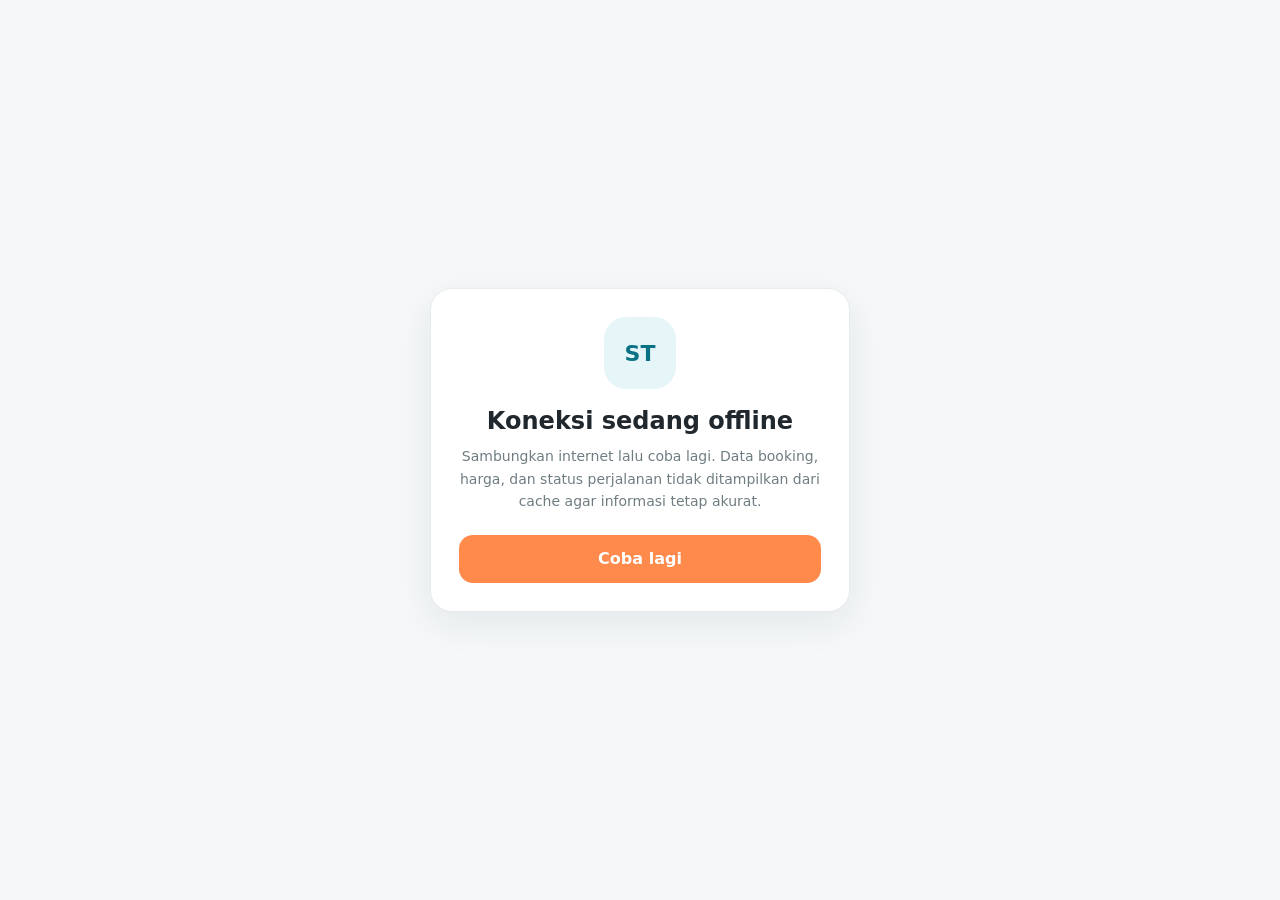
<file: offline.html>
<!doctype html><html lang="id"><head><meta charset="utf-8"><meta name="viewport" content="width=device-width,initial-scale=1,viewport-fit=cover"><meta name="theme-color" content="#0b7285"><title>SINGARAJA TRANS — Offline</title><style>:root{font-family:Inter,system-ui,-apple-system,BlinkMacSystemFont,"Segoe UI",sans-serif;color:#20272d;background:#f5f7f8}*{box-sizing:border-box}body{margin:0;min-height:100vh;display:grid;place-items:center;padding:24px;background:#f5f7f8}main{width:min(100%,420px);padding:28px;border:1px solid #e6ecee;border-radius:22px;background:#fff;box-shadow:0 12px 36px rgba(20,63,72,.08);text-align:center}.badge{width:72px;height:72px;margin:0 auto 18px;display:grid;place-items:center;border-radius:22px;background:#e6f5f7;color:#0b7285;font-weight:800;font-size:22px}h1{margin:0 0 10px;font-size:24px}p{margin:0;color:#6f7d82;line-height:1.6;font-size:14px}button{margin-top:22px;min-height:48px;width:100%;border:0;border-radius:14px;background:#ff8a4c;color:#fff;font:inherit;font-weight:700}</style></head><body><main><div class="badge">ST</div><h1>Koneksi sedang offline</h1><p>Sambungkan internet lalu coba lagi. Data booking, harga, dan status perjalanan tidak ditampilkan dari cache agar informasi tetap akurat.</p><button type="button" onclick="location.reload()">Coba lagi</button></main></body></html>
</file>
<file: assets/style.css>
/* Shared search wordmark outlines are embedded in index.html; license: assets/fonts/LICENSE-DejaVu.txt */
:root{--red:#18beba;--red-dark:#0d8f8d;--red-soft:#e5f9f8;--text:#303030;--muted:#666;--line:#e5e5e5;--soft:#f7f7f7;--white:#fff;--radius:16px;--shadow:0 8px 32px #2222220b}*{box-sizing:border-box}html{scroll-behavior:smooth;scroll-padding-top:115px}body{margin:0;font:16px/1.5 Inter,ui-sans-serif,system-ui,-apple-system,BlinkMacSystemFont,"Segoe UI",sans-serif;color:var(--text);background:#fff}body.modal-open{overflow:hidden}button,input,select,textarea{font:inherit;color:inherit}button,a,input,select,textarea,summary{-webkit-tap-highlight-color:transparent}button,summary{cursor:pointer}button{border:0;background:none}a{color:inherit;text-decoration:none}img{display:block;max-width:100%}svg{width:22px;height:22px;fill:none;stroke:currentColor;stroke-width:1.7;stroke-linecap:round;stroke-linejoin:round;flex-shrink:0}.svg-defs{position:absolute;width:0;height:0;overflow:hidden}h1,h2,h3,p{margin:0}h2{font-size:30px;line-height:1.3;letter-spacing:-1px;font-weight:720}h3{font-size:18px;line-height:1.4;letter-spacing:-.3px}p{color:var(--muted)}button:focus-visible,a:focus-visible,summary:focus-visible,input:focus-visible,select:focus-visible,textarea:focus-visible,.route-carousel:focus-visible{outline:3px solid var(--red-dark);outline-offset:4px}[hidden]{display:none!important}.container{width:min(1200px,calc(100% - 64px));margin-inline:auto}.button{min-height:46px;display:inline-flex;align-items:center;justify-content:center;gap:10px;padding:12px 22px;border-radius:9px;font-weight:650;font-size:15px;line-height:1.4;text-align:center;transition:background .2s,transform .2s}.button:hover{transform:translateY(-1px)}.primary{background:var(--red-dark);color:white}.primary:hover{background:#087b79}.outline{border:1px solid var(--line);background:white}.outline:hover{border-color:var(--red);background:var(--red-soft)}.light{background:white;color:var(--red-dark)}.icon-button{width:44px;height:44px;display:inline-flex;align-items:center;justify-content:center;border:1px solid var(--line);background:white;border-radius:50%;flex-shrink:0}.icon-button:hover{background:var(--red-soft);border-color:var(--red)}.text-button{min-height:44px;display:inline-flex;align-items:center;gap:10px;padding:8px 0;color:var(--red-dark);font-weight:650;font-size:14px}.text-button:hover{text-decoration:underline;text-underline-offset:4px}.eyebrow{display:block;color:var(--red-dark);font-size:12px;font-weight:750;letter-spacing:1.8px;line-height:1.6;margin-bottom:12px}.section{padding-block:64px}.section-heading{display:flex;justify-content:space-between;align-items:end;gap:24px;margin-bottom:28px}.section-heading p{margin-top:10px}.caption{font-size:12px;margin-top:17px;color:#6b6b6b}.soft-section{background:var(--soft)}.skip-link{position:fixed;top:-100px;left:16px;z-index:50;background:white;padding:12px}.skip-link:focus{top:10px}header{position:sticky;top:0;z-index:20;transition:transform .26s ease;background:white}header.is-hidden{transform:translateY(-100%)}.topbar{background:var(--soft);border-bottom:1px solid #eee;font-size:11px;color:#666}.top-inner{display:flex;justify-content:space-between;align-items:center;min-height:30px}.nav-wrap{border-bottom:1px solid #eee}.nav-inner{height:76px;display:flex;align-items:center;gap:40px}.brand{display:block;flex-shrink:0;width:214px}.brand img{width:100%;height:auto}.nav-inner nav{display:flex;gap:25px;margin-left:auto}.nav-inner nav a{font-size:13px;font-weight:600;display:flex;align-items:center;min-height:44px}.nav-inner nav a:hover{color:var(--red-dark)}.nav-actions{display:flex;align-items:center;gap:20px}.languages{display:flex;align-items:center;gap:3px;font-size:11px}.languages>span{color:#aaa}.languages button{min-height:44px;padding:8px 4px;display:flex;align-items:center;gap:4px;font-size:11px}.languages button[aria-pressed=true]{font-weight:750;color:var(--red-dark)}.languages button:hover{color:var(--red-dark)}.booking-check{font-size:12px;min-height:42px;padding:10px 15px}.mobile-menu{display:none}.hero{position:relative;min-height:460px;background:#314c50;isolation:isolate;color:white;overflow:hidden}.hero-image{position:absolute;inset:0;width:100%;height:100%;object-fit:cover;object-position:center 52%;z-index:-3}.hero-service-visual{position:absolute;top:0;right:0;bottom:0;width:min(58vw,760px);z-index:-2;overflow:hidden;pointer-events:none;-webkit-mask-image:linear-gradient(90deg,transparent 0,#000 23%,#000 100%);mask-image:linear-gradient(90deg,transparent 0,#000 23%,#000 100%)}.hero-service-image{position:absolute;inset:0;width:100%;height:100%;object-fit:cover;object-position:center;opacity:0;transform:scale(1.035) translateX(10px);transition:opacity .38s ease,transform .55s cubic-bezier(.2,.75,.25,1);will-change:opacity,transform}.hero-service-shuttle{object-position:center 58%}.hero-service-shuttle{opacity:.9;transform:scale(1) translateX(0)}body[data-service="airport"] .hero-service-shuttle,body[data-service="charter"] .hero-service-shuttle{opacity:0;transform:scale(1.035) translateX(10px)}body[data-service="airport"] .hero-service-airport,body[data-service="charter"] .hero-service-charter{opacity:.9;transform:scale(1) translateX(0)}.hero:after{content:"";position:absolute;inset:0;background:linear-gradient(90deg,#10242bea 0%,#10242ba6 40%,#10242b15 75%),linear-gradient(0deg,#10242b44,transparent 35%);z-index:-1}.hero-content{padding-block:62px 120px}.hero-eyebrow{color:#fff;opacity:.85;letter-spacing:2px}.hero h1{font-size:49px;line-height:1.13;font-weight:750;letter-spacing:-1.8px;margin-bottom:18px}.hero p{color:#f1f2f2;font-size:15px;line-height:1.7;max-width:490px}.hero-benefits{display:flex;gap:25px;margin-top:28px;font-size:11px;font-weight:550}.hero-benefits>span{display:flex;align-items:center;gap:7px}.hero-benefits svg{width:17px;height:17px}.hero-location{position:absolute;right:max(32px,calc((100vw - 1200px)/2));bottom:100px;display:flex;gap:6px;align-items:center;font-size:11px;color:white}.hero-location svg{width:15px;height:15px}.booking-container{position:relative;z-index:3;margin-top:-72px}.booking-widget{background:white;border:1px solid #e8e8e8;border-radius:18px;box-shadow:0 8px 40px #18212d12;overflow:visible}.service-tabs{display:flex;gap:8px;border-bottom:1px solid var(--line);padding:0 26px;border-radius:18px 18px 0 0;background:#fff}.service-tabs button{display:flex;align-items:center;justify-content:center;gap:9px;min-height:64px;padding:14px 22px;font-size:13px;font-weight:650;border-bottom:3px solid transparent;color:#6d6d6d;margin-bottom:-1px;position:relative}.service-tabs button:hover{color:var(--red-dark)}.service-tabs button[aria-selected=true]{color:var(--red-dark);border-bottom-color:var(--red)}.service-tabs svg{width:23px;height:23px}#search-panel{padding:22px 26px 26px}.form-top{display:flex;justify-content:space-between;gap:16px;font-size:12px;color:var(--muted);margin-bottom:14px}.small-note{font-size:10px;color:#6d6d6d}.search-fields{display:grid;grid-template-columns:1.15fr 1.15fr 1.05fr .95fr .8fr 1.15fr;gap:12px;align-items:stretch}.field{display:flex;align-items:center;gap:9px;border:1px solid #dadada;border-radius:8px;min-width:0;padding:11px 10px;min-height:70px;transition:border-color .2s,box-shadow .2s}.field:hover{border-color:#999}.field:focus-within{border-color:var(--red);box-shadow:0 0 0 3px rgba(24,190,186,.18)}.field>svg{width:18px;height:18px;color:#777}.field>span{display:block;min-width:0;flex:1}.field-label{display:block;font-size:14px;line-height:1.35;color:#737373;margin-bottom:5px;font-weight:500}.field input,.field select{width:100%;min-width:0;display:block;border:0;outline:none;background:transparent;font-size:16px;font-weight:600;height:24px;padding:0;cursor:pointer;color:#303030}.field input:focus-visible,.field select:focus-visible{outline:0}.field input[type=date]{font-size:15px}.field select{appearance:auto}.field option{color:#303030;background:white}.search-button{font-size:12px;padding:12px}.search-button svg{width:18px;height:18px}.form-error{margin-top:15px;color:#a22630;font-size:13px}.booking-footnote{display:flex;align-items:center;gap:25px;margin:15px 12px 0;font-size:12px;color:#666}.booking-footnote>span{display:flex;align-items:center;gap:6px}.booking-footnote svg{width:14px;height:14px;color:#37744f}.booking-footnote a{margin-left:auto}.booking-footnote a:hover{color:var(--red-dark)}.carousel-controls{display:flex;gap:8px;opacity:0;transition:opacity .2s}.section:has(.route-carousel):hover .carousel-controls,.section:has(.route-carousel):focus-within .carousel-controls{opacity:1}.previous svg{transform:rotate(180deg)}.route-carousel{display:grid;grid-auto-flow:column;grid-auto-columns:calc((100% - 48px)/4);gap:16px;overflow-x:auto;scroll-snap-type:x mandatory;scrollbar-width:thin;scrollbar-color:#ddd transparent;padding:4px 2px 14px}.route-card{display:flex;flex-direction:column;scroll-snap-align:start;border:1px solid var(--line);border-radius:12px;padding:22px;background:white;transition:transform .2s,box-shadow .2s}.route-card:hover{transform:translateY(-3px);box-shadow:var(--shadow);border-color:#d6babc}.route-icon{width:40px;height:40px;display:grid;place-items:center;background:var(--red-soft);color:var(--red-dark);border-radius:11px;margin-bottom:20px}.route-path{display:flex;gap:10px;align-items:center;font-weight:650;font-size:16px;flex-wrap:wrap;line-height:1.6}.route-path svg{width:17px;color:#999}.route-card .route-note{font-size:10px;margin-top:5px;margin-bottom:20px}.route-price{border-top:1px solid #eee;margin-top:auto;padding-top:15px;display:flex;align-items:end;justify-content:space-between;gap:6px}.route-price small{display:block;font-size:10px;color:#666}.route-price strong{font-size:20px;letter-spacing:-.5px;line-height:1.3;color:var(--red-dark)}.route-price .text-button{font-size:11px;min-height:44px;gap:4px}.route-price svg{width:16px}.service-grid{display:grid;grid-template-columns:repeat(3,1fr);gap:24px}.service-card{background:white;border:1px solid var(--line);border-radius:12px;padding:28px}.service-icon{display:grid;place-items:center;width:48px;height:48px;border-radius:12px;background:var(--red-soft);color:var(--red-dark);margin-bottom:22px}.service-icon svg{width:25px;height:25px}.service-card p{font-size:14px;margin-top:10px;margin-bottom:16px;max-width:300px}.service-card .text-button{gap:16px}.about-section{display:grid;grid-template-columns:1fr 1fr;gap:70px;align-items:center;padding-block:80px}.fleet-photo{position:relative;background:#f7f7f7;border-radius:16px;overflow:hidden;border:1px solid #eee}.fleet-photo img{width:100%;height:auto}.photo-label{position:absolute;bottom:18px;left:18px;background:#fff;padding:8px 12px;border-radius:6px;font-size:10px;color:#666;border:1px solid #eee}.about-copy>p{margin:18px 0 25px;font-size:14px}.about-point{display:flex;gap:15px;margin-top:20px}.about-point>svg{color:var(--red-dark);width:21px;height:21px;margin-top:4px}.about-point h3{font-size:14px}.about-point p{font-size:12px;margin-top:4px}.destination-grid{display:grid;grid-template-columns:repeat(3,1fr);gap:24px}.destination-card{display:block;background:white;overflow:hidden;border-radius:12px;border:1px solid var(--line);transition:transform .2s}.destination-card:hover{transform:translateY(-4px)}.destination-card>img{width:100%;height:210px;object-fit:cover;transition:transform .3s}.destination-card:hover>img{transform:scale(1.03)}.destination-card>div{padding:22px}.place-label{font-size:9px;letter-spacing:1.2px;color:#777;font-weight:650}.destination-card h3{margin-top:7px;font-size:19px;display:flex;justify-content:space-between;gap:10px}.destination-card h3 span{font-weight:400;color:var(--red-dark)}.destination-card p{font-size:14px;margin-top:8px}.reviews-section{display:flex;align-items:center;justify-content:space-between;gap:60px;border-bottom:1px solid var(--line)}.reviews-section p{max-width:650px;font-size:16px;margin-top:12px}.reviews-section .button{flex-shrink:0}.faq-section{display:grid;grid-template-columns:1fr 1.5fr;gap:80px}.faq-intro>p{font-size:13px;max-width:300px;margin-top:14px}.faq-intro>.text-button{margin-top:18px}.faq-list details{border-bottom:1px solid var(--line)}summary{list-style:none}summary::-webkit-details-marker{display:none}.faq-list summary{padding:20px 36px 20px 0;font-size:14px;font-weight:600;position:relative;min-height:60px}.faq-list summary:after{content:"+";position:absolute;right:2px;font-size:21px;top:13px;font-weight:400;color:#666}.faq-list details[open] summary:after{content:"−"}.faq-list details p{padding:0 30px 20px 0;font-size:13px}.help-banner{background:var(--red-dark);color:white;display:flex;justify-content:space-between;align-items:center;gap:30px;padding:35px 40px;border-radius:15px;margin-top:8px;margin-bottom:70px}.help-banner h2{font-size:25px;letter-spacing:-.5px}.help-banner p{color:#fff;opacity:.9;font-size:13px;margin-top:7px}.help-banner .button{flex-shrink:0}.footer-wave{position:absolute;width:100%;height:35px;top:-34px;stroke:none}footer{position:relative;background:#f5f5f5;padding-top:48px}.footer-grid{display:grid;grid-template-columns:1.6fr 1fr 1fr 1.2fr;gap:50px;padding-bottom:40px}.footer-brand>img{width:215px;height:auto;margin-bottom:20px}.footer-brand p,.footer-brand>span{font-size:11px}.footer-brand address{font-size:12px;font-style:normal;color:#666;margin-top:14px}.footer-brand>a{display:block;font-size:12px;min-height:32px;padding-top:6px;overflow-wrap:anywhere}.footer-group summary{font-size:13px;font-weight:700;padding-block:4px 15px;pointer-events:none}.footer-group>div{display:flex;flex-direction:column;align-items:start;gap:4px}.footer-group a,.footer-link{font-size:12px;color:#666;min-height:32px;display:flex;align-items:center;padding:0;text-align:left}.footer-group a:hover,.footer-link:hover,.footer-brand>a:hover{color:var(--red-dark)}.footer-bottom{border-top:1px solid #ddd;padding-block:20px;display:flex;justify-content:space-between;gap:20px;font-size:10px;color:#666}.floating-chat{position:fixed;bottom:24px;right:24px;z-index:12;width:50px;height:50px;display:grid;place-items:center;background:#246e45;border:2px solid white;color:white;border-radius:50%;box-shadow:0 4px 18px #0002}.floating-chat:hover{background:#185633}.floating-chat.is-over-booking{visibility:hidden;pointer-events:none}.floating-chat svg{width:25px;height:25px}dialog{position:fixed;inset:20px auto auto 50%;transform:translateX(-50%);margin:0;overflow-y:auto;border:1px solid var(--line);border-radius:17px;padding:0;width:min(600px,calc(100% - 32px));max-height:calc(100dvh - 40px);box-shadow:0 24px 90px #0003;color:var(--text)}dialog::backdrop{background:#18212b80;backdrop-filter:blur(3px)}.dialog-header{display:flex;align-items:center;justify-content:space-between;gap:20px;padding:22px 26px;border-bottom:1px solid var(--line);position:sticky;top:0;background:white;z-index:1}.dialog-header .eyebrow{font-size:9px;margin-bottom:5px}.dialog-header h2{font-size:23px;letter-spacing:-.5px}.dialog-header .icon-button{width:40px;height:40px}.dialog-body{padding:24px 26px}.dialog-body>p{font-size:13px;margin-bottom:20px}.steps{display:flex;gap:20px;font-size:11px;color:#6d6d6d;margin-bottom:16px}.steps .current{color:var(--red-dark);font-weight:700}.trip-summary{padding:17px;background:var(--soft);border:1px solid var(--line);border-radius:9px;margin-bottom:20px;font-size:13px}.trip-summary strong{display:block;margin-bottom:5px}.trip-summary p{font-size:12px}.detail-fields{display:grid;gap:17px;margin-bottom:22px}.detail-fields label{display:block;font-size:12px;font-weight:600}.detail-fields label>span{display:block;margin-bottom:6px}.detail-fields input,.detail-fields textarea{width:100%;padding:12px;border:1px solid #ccc;border-radius:7px;background:white;font-size:15px;font-weight:400}.detail-fields textarea{resize:vertical;min-height:70px}.full{width:100%}.review-list{margin:0 0 20px}.review-list>div{display:grid;grid-template-columns:1fr 2fr;gap:20px;padding:12px 0;border-bottom:1px solid var(--line);font-size:12px}.review-list dt{color:#666}.review-list dd{margin:0;overflow-wrap:anywhere;white-space:pre-wrap}.notice{padding:14px 17px;border-radius:8px;background:#f7f7f7;border:1px solid var(--line);font-size:12px;margin-bottom:22px}.review-actions{display:grid;gap:8px}#results{position:relative;z-index:1;scroll-margin-top:100px;margin-top:30px;padding-top:36px;border-top:1px solid var(--line)}.results-page main>:not(#results){display:none!important}.results-page #results{display:block!important;margin-top:0;padding-top:56px;min-height:calc(100vh - 190px);border-top:0}.results-page .floating-chat{display:none}.result-list{display:grid;gap:16px}.result-status{display:inline-flex;align-items:center;min-height:24px;padding:3px 8px;margin-bottom:8px;border-radius:999px;background:var(--red-soft);color:var(--red-dark);font-size:10px;font-weight:700;letter-spacing:.15px}.result-card{display:flex;align-items:center;gap:30px;padding:24px;border:1px solid var(--line);border-radius:12px;box-shadow:0 4px 20px #00000003}.result-card>img{width:145px;height:auto;aspect-ratio:1.5;object-fit:contain;background:#f7f7f7;border-radius:9px}.result-details{flex:1;min-width:0}.result-details h3{font-size:17px}.result-details p{font-size:12px;margin-top:5px}.result-schedule{font-size:22px;font-weight:650}.result-price{text-align:right}.result-price strong{font-size:24px;display:block;color:var(--red-dark);letter-spacing:-.5px}.result-price small{font-size:10px;color:#666;display:block;margin-bottom:10px}.empty-results{padding:35px;text-align:center;background:var(--soft);border-radius:12px}.empty-results h3{margin-bottom:10px}.empty-results .button{margin-top:20px}.noscript{background:#fff0d7;color:#303030;padding:20px;position:fixed;bottom:0;z-index:30;width:100%}
@media(min-width:768px){.footer-group:not([open])>div{display:flex}}
@media(max-width:1100px){.nav-inner{gap:20px}.brand{width:180px}.nav-inner nav{gap:16px}.nav-actions{gap:10px}.container{width:calc(100% - 48px)}.search-fields{grid-template-columns:1fr 1fr 1fr}.search-button{min-height:64px}.hero h1{font-size:45px}.hero-location{bottom:100px}.route-carousel{grid-auto-columns:calc((100% - 32px)/3)}.route-card{padding:18px}.about-section{gap:40px}.footer-grid{gap:24px}.nav-inner nav a{font-size:12px}.service-card{padding:22px}.reviews-section{gap:30px}.reviews-section h2{font-size:28px}}
@media(max-width:850px) and (min-width:768px){.booking-check{display:none}.nav-inner{gap:14px}.destination-grid{gap:16px}.destination-card>div{padding:16px}.destination-card h3{font-size:16px}.faq-section{gap:40px}.help-banner{padding:28px}.help-banner h2{font-size:22px}}
@media(max-width:767px){html{scroll-padding-top:86px}.container{width:calc(100% - 32px)}h2{font-size:23px;letter-spacing:-.7px}.section{padding-block:42px}.section-heading{margin-bottom:22px;gap:12px;align-items:center}.section-heading p{font-size:12px;margin-top:8px}.eyebrow{font-size:9px;letter-spacing:1.5px;margin-bottom:8px}.topbar{display:none}.nav-inner{height:66px;gap:10px;justify-content:space-between}.brand{width:165px}.nav-actions{gap:8px}.languages{gap:0}.languages button{font-size:10px;gap:3px;padding-inline:3px}.languages>span{font-size:9px}.booking-check{display:none}.mobile-menu{display:flex;width:36px;height:40px;border:0;border-radius:7px}.mobile-menu svg{width:24px}.nav-inner nav{display:none;position:absolute;top:66px;left:0;right:0;margin:0;background:white;border-bottom:1px solid var(--line);box-shadow:0 10px 20px #0001;padding:12px 24px;flex-direction:column;gap:0}.nav-inner nav.is-open{display:flex}.nav-inner nav a{font-size:14px;min-height:46px}.hero{min-height:365px}.hero-image{object-position:62% center}.hero-service-visual{inset:0;width:100%;-webkit-mask-image:none;mask-image:none}.hero-service-image{object-position:center 54%;transform:scale(1.05)}.hero-service-shuttle{opacity:.48;transform:scale(1)}body[data-service="airport"] .hero-service-shuttle,body[data-service="charter"] .hero-service-shuttle{opacity:0;transform:scale(1.05)}body[data-service="airport"] .hero-service-airport,body[data-service="charter"] .hero-service-charter{opacity:.48;transform:scale(1)}body[data-service="airport"] .hero-service-airport{object-position:center 48%}body[data-service="charter"] .hero-service-charter{object-position:center 52%}.hero:after{background:linear-gradient(90deg,#10242bce,#10242b50),linear-gradient(0deg,#10242b60,transparent 60%)}.hero-content{padding-block:40px 112px}.hero-eyebrow{font-size:9px;letter-spacing:1.5px}.hero h1{font-size:32px;line-height:1.17;letter-spacing:-1.2px;margin-bottom:14px}.hero p{font-size:14px;line-height:1.7;max-width:310px}.hero-benefits{gap:14px;justify-content:start;font-size:11px;margin-top:24px;flex-wrap:wrap;row-gap:9px}.hero-benefits>span{gap:5px}.hero-benefits svg{width:14px;height:14px}.hero-location{display:none}.booking-container{margin-top:-63px}.booking-widget{border-radius:16px}#search-panel{padding:17px 16px 20px}.form-top{margin-bottom:14px;font-size:12px;line-height:1.5;display:block}.small-note{display:none}.search-fields{grid-template-columns:minmax(0,1fr) minmax(0,1fr);gap:12px}.field{min-height:72px;padding:11px 12px;gap:8px}.field:nth-child(1),.field:nth-child(2){grid-column:1/-1}.field:nth-child(5){grid-column:1/-1}.field>svg{width:19px;height:19px}.field input,.field select{font-size:16px;height:25px}.field input[type=date]{font-size:15px}.field-label{font-size:14px;margin-bottom:5px}.search-button{grid-column:1/-1;min-height:48px;font-size:15px;margin-top:2px}.booking-footnote{margin:14px 0 0;gap:14px;flex-wrap:wrap;font-size:9px;justify-content:center}.booking-footnote a{margin-left:0;width:100%;text-align:center;min-height:32px;padding-top:2px}.booking-footnote svg{width:12px;height:12px}.carousel-controls{display:none}.route-carousel{grid-auto-columns:78%;gap:13px;margin-right:-16px;padding-right:16px;scroll-padding-left:2px}.route-card{padding:21px}.route-path{font-size:15px}.route-icon{margin-bottom:16px}.route-price strong{font-size:22px}.route-price .text-button{font-size:12px}.caption{font-size:10px;line-height:1.6;margin-top:12px}.service-grid{grid-template-columns:1fr;gap:13px}.service-card{position:relative;padding:22px 22px 20px 83px;min-height:150px}.service-icon{position:absolute;left:20px;top:23px;width:43px;height:43px}.service-icon svg{width:23px;height:23px}.service-card h3{font-size:17px}.service-card p{font-size:12px;margin-top:7px;margin-bottom:7px;max-width:none}.service-card .text-button{font-size:12px;min-height:38px}.about-section{grid-template-columns:1fr;gap:28px}.fleet-photo{max-width:500px}.photo-label{left:12px;bottom:12px;font-size:9px}.about-copy>p{font-size:13px;margin:13px 0 18px}.about-point{margin-top:17px}.about-point h3{font-size:13px}.about-point p{font-size:12px}.destination-grid{grid-template-columns:1fr 1fr;gap:12px}.destination-card:last-child{grid-column:1/-1;display:grid;grid-template-columns:1fr 1fr;align-items:stretch}.destination-card>img{height:145px}.destination-card:last-child>img{height:100%;min-height:162px}.destination-card>div{padding:14px}.place-label{font-size:8px;letter-spacing:.7px;line-height:1.5;display:block}.destination-card h3{font-size:15px;line-height:1.35;margin-top:7px;gap:5px}.destination-card p{font-size:11px;line-height:1.65;margin-top:8px}.reviews-section{display:block}.reviews-section h2{font-size:25px}.reviews-section p{font-size:13px;margin-top:10px}.reviews-section .button{margin-top:22px;font-size:12px}#results{margin-top:18px;padding-top:28px;scroll-margin-top:78px}.results-page #results{padding-top:32px;margin-top:0}.faq-section{grid-template-columns:1fr;gap:22px}.faq-intro h2 br{display:none}.faq-intro>p{max-width:none;font-size:12px}.faq-intro>.text-button{margin-top:10px}.faq-list summary{font-size:13px;padding-block:18px;min-height:58px}.faq-list details p{font-size:12px}.help-banner{display:block;padding:26px;margin-top:0;margin-bottom:65px;border-radius:12px}.help-banner h2{font-size:23px;line-height:1.3}.help-banner p{font-size:12px;margin-top:9px}.help-banner .button{margin-top:21px;font-size:12px}.footer-grid{grid-template-columns:1fr;gap:0;padding-bottom:23px}.footer-brand{padding-bottom:25px}.footer-brand>img{width:210px;margin-bottom:16px}.footer-brand p{font-size:12px}.footer-brand address{font-size:12px}.footer-brand>a{min-height:36px;font-size:12px}.footer-group{border-top:1px solid #ddd}.footer-group summary{pointer-events:auto;font-size:13px;padding:16px 25px 16px 0;position:relative;min-height:54px}.footer-group summary:after{content:"+";position:absolute;right:5px;font-size:20px;top:10px;color:#777;font-weight:400}.footer-group[open] summary:after{content:"−"}.footer-group>div{padding-bottom:15px;gap:0}.footer-group a,.footer-link{min-height:40px;font-size:12px}.footer-bottom{padding-bottom:27px;display:block;font-size:10px}.footer-bottom>span{display:block;margin-top:3px}.floating-chat{width:46px;height:46px;right:16px;bottom:16px}.floating-chat svg{width:23px;height:23px}dialog{inset-block-start:10px;width:calc(100% - 20px);max-height:calc(100dvh - 20px);border-radius:14px}.dialog-header{padding:18px;gap:12px}.dialog-header h2{font-size:21px}.dialog-header .eyebrow{font-size:8px}.dialog-body{padding:20px 18px}.detail-fields input,.detail-fields textarea{font-size:16px}.result-card{padding:17px;gap:14px;flex-wrap:wrap;align-items:start}.result-card>img{width:105px}.result-details{flex:1}.result-details h3{font-size:15px}.result-details p{font-size:11px}.result-schedule{font-size:20px}.result-price{border-top:1px solid #eee;padding-top:14px;width:100%;display:flex;text-align:left;align-items:center;justify-content:space-between;gap:15px}.result-price strong{font-size:23px}.result-price small{margin-bottom:0}.result-price .button{font-size:12px;padding:11px 17px}.review-list>div{grid-template-columns:1fr 1.8fr;gap:12px}.empty-results{padding:25px 20px}.empty-results p{font-size:12px}}
@media(max-width:360px){.search-fields>.field:nth-child(3),.search-fields>.field:nth-child(4){grid-column:1/-1}.brand{width:143px}.nav-actions{gap:2px}.hero h1{font-size:31px}.hero-benefits{gap:10px;font-size:8px}.service-tabs button{font-size:9px}.destination-card>div{padding:11px}.destination-card h3{font-size:14px}.field{gap:5px;padding-inline:8px}}
@media(prefers-reduced-motion:reduce){html{scroll-behavior:auto}*,*:before,*:after{transition:none!important;animation:none!important}}


/* === Mockup alignment layer · 16 Oct 2026 === */
:root{--mock-red:#18beba;--mock-red-dark:#0d8f8d;--mock-red-pressed:#087b79;--mock-ink:#151b2d;--mock-muted:#667085;--mock-line:#e4e7ec;--mock-soft:#f7f8fa}
body{background:#fff;color:var(--mock-ink)}
.container{width:min(1180px,calc(100% - 48px))}
.topbar{display:none!important}
#header{background:#fff;border-bottom:1px solid #eceef2;box-shadow:none}
.nav-wrap{background:#fff}
.nav-inner{height:66px}
.brand{width:190px}
.nav-inner nav{gap:28px}
.nav-inner nav a{font-size:13px;font-weight:600;color:#202636;min-height:66px;display:flex;align-items:center;position:relative}
.nav-inner nav a.nav-home{color:var(--mock-red)}
.nav-inner nav a.nav-home:after{content:"";position:absolute;left:0;right:0;bottom:0;height:2px;background:var(--mock-red)}
.languages button{font-size:12px;color:#5f6673}
.booking-check{border-color:var(--mock-red)!important;color:var(--mock-red)!important;background:#fff!important;min-height:38px;padding:8px 15px}
.button.primary{background:var(--mock-red);border-color:var(--mock-red);box-shadow:none}
.button.primary:hover{background:var(--mock-red-dark);border-color:var(--mock-red-dark)}.button.primary:active{background:var(--mock-red-pressed);border-color:var(--mock-red-pressed)}
.button.outline{border-color:#d9dde5;background:#fff;color:#1d2433}
.hero{min-height:405px;height:405px}
.hero-image{object-position:center 47%}
.hero:after{background:linear-gradient(90deg,rgba(10,29,44,.79) 0%,rgba(10,29,44,.57) 46%,rgba(10,29,44,.08) 75%)}
.hero-content{padding-block:72px 125px}
.hero h1{font-size:50px;line-height:1.07;letter-spacing:-1.8px;margin:0 0 18px;max-width:610px;color:#fff}
.hero p{font-size:18px;line-height:1.45;max-width:600px;color:#fff;font-weight:500}
.booking-container{margin-top:-92px;position:relative;z-index:4}
.booking-widget{border-radius:13px;border:1px solid #e3e6eb;box-shadow:0 12px 35px rgba(18,28,45,.13);overflow:hidden}
.service-tabs{display:grid;grid-template-columns:repeat(3,1fr);gap:0;padding:0;background:#fff;border-bottom:1px solid #ebedf0;border-radius:0}
.service-tabs button{min-height:66px;margin:0;border:0;border-right:1px solid #eef0f3;padding:12px 14px;flex-direction:row;font-size:13px;font-weight:700;color:#252b38;gap:9px}
.service-tabs button:last-child{border-right:0}
.service-tabs button[aria-selected=true]{background:var(--mock-red);color:#fff;border:0}
.service-tabs .service-tab-icons{min-height:0;display:grid;place-items:center}
.service-tabs .service-svg-icon{width:32px;height:32px;background:currentColor;-webkit-mask-repeat:no-repeat;-webkit-mask-position:center;-webkit-mask-size:contain;mask-repeat:no-repeat;mask-position:center;mask-size:contain}
.service-tabs .service-motor-svg{-webkit-mask-image:url("images/motorbike.png?v=mask-1");mask-image:url("images/motorbike.png?v=mask-1")}
.service-tabs .service-shuttle-svg{-webkit-mask-image:url("images/travel-shuttle.svg");mask-image:url("images/travel-shuttle.svg")}
.service-tabs .service-airport-svg{-webkit-mask-image:url("images/airport-transfer.svg?v=vector-5");mask-image:url("images/airport-transfer.svg?v=vector-5")}
.service-tabs .service-car-svg{-webkit-mask-image:url("images/car-rental.svg?v=vector-3");mask-image:url("images/car-rental.svg?v=vector-3")}
#search-panel{padding:15px 16px 18px;background:#fff}
.trip-mode{display:flex;gap:30px;align-items:center;padding:0 4px 12px;font-size:13px}
.trip-mode label{display:flex;align-items:center;gap:7px;font-weight:600;color:#384152;min-height:28px}
.trip-mode input{accent-color:var(--mock-red);width:16px;height:16px}
.trip-mode .is-disabled{opacity:.55}
body:not([data-service="shuttle"]) .trip-mode{display:none}
.form-top{display:none}
.search-fields{gap:12px;align-items:stretch}
body[data-service="shuttle"] .search-fields{grid-template-columns:1.15fr 1.15fr .95fr .8fr 130px}
body[data-service="shuttle"] .time-field{display:none}
body[data-service="airport"] .search-fields,body[data-service="charter"] .search-fields{grid-template-columns:1.08fr 1.08fr .9fr .8fr .78fr 130px}
.field{min-height:64px;border-radius:8px;border:1px solid #dfe2e8;padding:10px 12px;background:#fff;box-shadow:none}
.field:hover{border-color:#c8ccd4}
.field:focus-within{border-color:var(--mock-red);box-shadow:0 0 0 2px rgba(24,190,186,.18)}
.field>svg{color:#606a78;width:18px;height:18px}
.field-label{font-size:11px;margin-bottom:3px;color:#707887}
.field input,.field select{font-size:14px;font-weight:500;color:#202636;height:23px}
.search-button{min-height:64px;border-radius:8px;font-size:14px;font-weight:700}
.booking-footnote{display:grid;grid-template-columns:repeat(3,1fr);gap:0;margin:18px 0 0;background:#fff;border-top:1px solid #f1f2f4}
.booking-footnote>div{display:grid;grid-template-columns:42px 1fr;gap:11px;align-items:center;padding:14px 28px;border-right:1px solid #e8e9ed}
.booking-footnote>div:last-child{border-right:0}
.benefit-icon{width:38px;height:38px;border-radius:50%;background:#e5f9f8;color:var(--mock-red);display:grid;place-items:center}
.benefit-icon svg{width:19px;height:19px}
.booking-footnote strong{display:block;font-size:13px;color:#252b38}
.booking-footnote small{display:block;font-size:11px;color:#697180;margin-top:2px;line-height:1.35}
.section{padding-block:52px}
.mockup-heading{align-items:end;margin-bottom:20px}
.mockup-heading h2{font-size:30px;line-height:1.15;letter-spacing:-.8px}
.mockup-heading p{font-size:13px;margin-top:5px;color:#606978}
.section-action{font-size:12px;font-weight:700;color:var(--mock-red);white-space:nowrap}
.route-section{padding-top:38px}
.route-filters{display:flex;gap:9px;margin:0 0 15px}
.route-filters button{border:1px solid #e0e3e8;background:#fff;border-radius:999px;min-height:36px;padding:7px 18px;font-size:12px;font-weight:650;color:#3f4754}
.route-filters button.active{background:var(--mock-red);border-color:var(--mock-red);color:#fff}
.route-frame{position:relative}
.route-carousel{grid-auto-columns:calc((100% - 32px)/3);gap:16px;padding:2px 1px 8px;scrollbar-width:none}
.route-carousel::-webkit-scrollbar{display:none}
.route-card{padding:0;border:1px solid #e0e3e8;border-radius:9px;overflow:hidden;box-shadow:0 2px 8px rgba(19,28,45,.07);transform:none!important}
.route-card:hover{box-shadow:0 5px 16px rgba(19,28,45,.10);border-color:#d3d7de}
.route-photo{width:100%;height:158px;object-fit:cover;display:block}
.route-card-body{padding:14px}
.route-path{font-size:16px;line-height:1.3;display:flex;align-items:center;gap:10px;flex-wrap:nowrap}
.route-path span{white-space:nowrap}
.route-path svg{width:18px;height:18px;color:#111827;flex:0 0 auto}
.route-note{display:flex;align-items:center;gap:8px;font-size:12px!important;color:#5f6876;margin:8px 0 11px!important}
.route-note svg{width:20px;height:20px}
.route-fare small{font-size:10px;color:#747c88}
.route-fare>div{display:flex;gap:5px;align-items:baseline;margin:1px 0 10px}
.route-fare strong{font-size:24px;color:#ff9854;letter-spacing:-.6px}
.route-fare span{font-size:11px;color:#667085}
.route-select{width:100%;min-height:40px;font-size:12px;border-radius:6px}
.route-arrow{position:absolute;z-index:2;top:50%;transform:translateY(-50%);width:44px;height:44px;border:1px solid #e2e5ea;background:#fff;border-radius:50%;box-shadow:0 3px 12px rgba(15,23,42,.10);display:grid;place-items:center;color:var(--mock-red)}
.route-arrow svg{width:20px;height:20px}
.route-arrow.previous{left:-22px}.route-arrow.previous svg{transform:rotate(180deg)}.route-arrow.next{right:-22px}
.route-dots{display:flex;justify-content:center;gap:7px;margin-top:8px}.route-dots span{width:8px;height:8px;border-radius:50%;background:#e4e7ec}.route-dots span.active{background:var(--mock-red)}
.route-section>.caption{text-align:center;margin-top:8px;font-size:10px;color:#737b88}
.service-section{padding-top:20px}
.service-grid{gap:18px}
.service-card{display:grid;grid-template-columns:118px 1fr;grid-template-rows:1fr auto;column-gap:14px;padding:15px;border-radius:9px;min-height:168px}
.service-card>img{grid-row:1/3;width:118px;height:105px;object-fit:contain;align-self:center}
.service-card h3{font-size:16px;margin-bottom:5px}
.service-card p{font-size:11px;line-height:1.45;margin:0;color:#636c7a}
.service-card .button{justify-self:end;align-self:end;min-height:36px;padding:7px 12px;font-size:11px;color:var(--mock-red);border-color:var(--mock-red)}
.soft-section{background:#fbfbfc}
.destination-section{padding-block:42px}
.destination-grid{grid-template-columns:repeat(3,1fr);gap:14px}
.destination-card{border-radius:7px;box-shadow:0 1px 5px rgba(19,28,45,.06)}
.destination-card>img{height:180px}
.destination-card>div{padding:10px 12px 12px}
.destination-card h3{font-size:15px;margin:0}
.destination-card p{font-size:11px!important;margin:3px 0 0!important;display:flex;align-items:center;gap:4px;color:#6b7280}
.destination-card p svg{width:13px;height:13px;color:var(--mock-red)}
.reviews-section{display:block;border:0}
.review-grid{display:grid;grid-template-columns:1fr 1fr;gap:16px}
.review-card{display:grid;grid-template-columns:55px 1fr;gap:18px;align-items:center;border:1px solid #e2e5e9;border-radius:8px;padding:17px;background:#fff}
.quote-mark{width:44px;height:44px;border-radius:50%;display:grid;place-items:center;background:#e5f9f8;color:var(--mock-red);font-size:30px;font-weight:700;line-height:1}
.review-label,.review-rating{display:none}
.review-card-inner{display:block}.review-avatar{display:none}.review-copy{min-width:0}.review-card strong{font-size:13px}.review-card p{font-size:11px;margin-top:3px;color:#707887}.review-card small{display:block;margin-top:6px;font-size:10px;line-height:1.35;color:#8a919b}
.faq-section{display:block;padding-top:22px}
.faq-intro{margin-bottom:12px}
.faq-intro .eyebrow,.faq-intro>.text-button{display:none}
.faq-intro h2{font-size:28px}.faq-intro h2 br{display:none}.faq-intro>p{max-width:none;font-size:12px;margin-top:4px}
.faq-list details{border:1px solid #e3e5e9;border-bottom:0;background:#fff}
.faq-list details:first-child{border-radius:7px 7px 0 0}.faq-list details:last-child{border-bottom:1px solid #e3e5e9;border-radius:0 0 7px 7px}
.faq-list summary{padding:11px 38px 11px 14px;min-height:42px;font-size:12px}
.faq-list summary:after{top:6px;right:12px}.faq-list details p{padding:0 14px 14px;font-size:12px}
footer{background:#27292c;color:#fff;padding-top:34px}
.footer-grid{grid-template-columns:1.4fr 1fr 1fr 1.1fr;gap:45px;padding-bottom:30px}
.footer-brand>img{filter:brightness(0) invert(1);width:170px;margin-bottom:12px}
.footer-brand p,.footer-brand>span{font-size:11px;color:#e5e7eb}
.footer-brand>span{display:block;margin-top:7px}
.footer-group{border:0}.footer-group summary{color:#fff;font-size:12px;font-weight:700;padding:0 0 10px;pointer-events:none}
.footer-group a,.footer-link{color:#d7d9dd;font-size:11px;min-height:28px}.footer-group a:hover,.footer-link:hover{color:#fff}
.footer-language{display:flex;flex-direction:column;gap:7px;font-size:11px;color:#d7d9dd}.footer-language strong{font-size:12px;color:#fff;margin-bottom:3px}
.footer-bottom{border-top:1px solid #45484d;color:#aeb4bd;padding-block:14px;font-size:9px}
.results-page{background:#f7f8fa}
.results-page main>:not(#results){display:none!important}
.results-page #results{display:block!important;margin-top:0;padding-top:32px;min-height:calc(100vh - 150px);border:0}
.results-page footer{display:none}
.results-page .floating-chat{display:none}
.results-shell{max-width:880px}
.results-nav{margin-bottom:12px}.results-back{font-size:18px;font-weight:700;color:#1d2534;display:flex;gap:10px;align-items:center;min-height:42px}
.results-summary-row{display:flex;align-items:end;justify-content:space-between;gap:20px;margin-bottom:18px}
.results-summary-row h1,.results-summary-row h2{font-size:29px;letter-spacing:-.7px;margin-bottom:5px}
.results-summary-row p{font-size:14px;color:#727b89}
.result-notice{margin-bottom:18px}
.result-list{gap:14px}
.result-card{display:grid;grid-template-columns:170px 1fr 190px;gap:20px;align-items:center;padding:18px;border:1px solid #e0e3e8;border-radius:10px;background:#fff;box-shadow:0 2px 7px rgba(15,23,42,.05)}
.result-card>img{width:170px;height:112px;aspect-ratio:auto;object-fit:contain;background:#fff}
.result-details h3{font-size:18px;margin-bottom:4px}
.result-status{background:#e5f9f8;color:var(--mock-red);font-size:10px;padding:4px 9px;margin-bottom:5px}
.result-schedule{font-size:21px}.result-details p{font-size:11px;margin-top:4px}
.result-price{text-align:right;border:0;padding:0;width:auto;display:block}
.result-price strong{font-size:25px;color:#141a28}.result-price small{font-size:10px;margin-bottom:10px}.result-price .button{width:100%;font-size:12px;min-height:42px}
.empty-results{display:grid;grid-template-columns:48px 1fr auto;gap:15px;align-items:center;text-align:left;border:1px solid #e4e6ea;background:#fff;padding:20px;border-radius:10px}
.empty-icon{width:44px;height:44px;background:#e5f9f8;color:var(--mock-red);display:grid;place-items:center;border-radius:10px}.empty-icon svg{width:23px;height:23px}
.empty-results h3{font-size:17px;margin:0 0 5px}.empty-results p{font-size:12px;margin:0}.empty-results .button{margin:0}
dialog{border-radius:12px}
.dialog-header{padding:18px 22px}.dialog-body{padding:20px 22px}

@media(max-width:1100px){
 body[data-service="shuttle"] .search-fields{grid-template-columns:1fr 1fr 1fr 1fr}
 body[data-service="airport"] .search-fields,body[data-service="charter"] .search-fields{grid-template-columns:1fr 1fr 1fr}
 .search-button{min-height:58px}
 .route-carousel{grid-auto-columns:calc((100% - 16px)/2)}
 .service-grid{grid-template-columns:1fr 1fr}
 .service-card:last-child{grid-column:1/-1}
}
@media(max-width:767px){
 html{scroll-padding-top:62px}
 .container{width:calc(100% - 32px)}
 #header{position:sticky;top:0;background:transparent;border-bottom:0;border-radius:0 0 28px 28px}
 .nav-wrap{border-radius:0 0 28px 28px}
 #main{position:relative;background:#fff}
 .nav-inner{height:58px}
 .brand{width:158px}
 .nav-inner nav{top:58px;padding:8px 18px}
 .nav-inner nav a{min-height:44px;font-size:13px}
 .languages button{font-size:10px;padding-inline:2px}.languages>span{font-size:9px}
 .mobile-menu{width:40px;height:44px}
 .booking-check{display:none}
 .hero{height:205px;min-height:205px}
 .hero-image{object-position:66% center}
 .hero:after{background:linear-gradient(90deg,rgba(9,27,42,.78),rgba(9,27,42,.22))}
 .hero-content{padding:38px 0 72px}
 .hero h1{font-size:29px;line-height:1.13;letter-spacing:-1px;margin-bottom:8px;max-width:290px}
 .hero p{font-size:14px;line-height:1.35;max-width:270px}
 .booking-container{margin-top:-55px}
 .booking-widget{border-radius:15px}



 #search-panel{padding:12px 12px 14px}
 .trip-mode{padding:0 2px 10px;gap:20px;font-size:11px}
 .search-fields,body[data-service="shuttle"] .search-fields{grid-template-columns:1fr 1fr;gap:9px}
 .field{min-height:58px;padding:8px 10px}
 .field:nth-child(1),.field:nth-child(2){grid-column:1/-1}
 body[data-service="shuttle"] .field:nth-child(3){grid-column:1}
 body[data-service="shuttle"] .field:nth-child(5){grid-column:2}
 body:not([data-service="shuttle"]) .search-fields{grid-template-columns:1fr}
 body:not([data-service="shuttle"]) .field{grid-column:1/-1}
 .field-label{font-size:12px}.field input,.field select{font-size:16px;height:24px}
 .search-button{grid-column:1/-1;min-height:48px;font-size:14px;margin-top:3px}
 .booking-footnote{grid-template-columns:repeat(3,1fr);margin-top:12px}
 .booking-footnote>div{grid-template-columns:34px 1fr;padding:10px 8px;gap:7px}
 .benefit-icon{width:32px;height:32px}.benefit-icon svg{width:16px;height:16px}
 .booking-footnote strong{font-size:13px}.booking-footnote small{font-size:12px;line-height:1.35}
 .section{padding-block:32px}
 .mockup-heading{margin-bottom:12px;align-items:start}
 .mockup-heading h2{font-size:23px;line-height:1.25}.mockup-heading p{font-size:14px;line-height:1.45}
 .section-action{font-size:13px;margin-top:5px}
 .route-section{padding-top:18px}
 .route-filters{gap:7px;overflow-x:auto;scrollbar-width:none;padding-bottom:2px}.route-filters::-webkit-scrollbar{display:none}
 .route-filters button{min-height:36px;padding:7px 14px;font-size:13px}
 .route-carousel{grid-auto-columns:82%;gap:10px;margin-right:-16px;padding-right:16px}
 .route-photo{height:126px}
 .route-card-body{padding:10px 11px 11px}
 .route-path{font-size:16px;gap:7px}.route-path svg{width:16px}
 .route-note{font-size:13px!important;line-height:1.4;margin:6px 0 7px!important}.route-note svg{width:16px}
 .route-fare strong{font-size:20px}.route-fare span{font-size:13px}
 .route-select{min-height:44px;font-size:15px}
 .route-arrow{display:none}
 .route-dots{margin-top:7px}.route-dots span{width:7px;height:7px}
 .route-section>.caption{font-size:12px;line-height:1.4}
 .service-section{padding-top:18px}
 .service-grid{grid-template-columns:1fr;gap:8px}
 .service-card,.service-card:last-child{grid-column:auto;grid-template-columns:105px 1fr auto;grid-template-rows:1fr;min-height:82px;padding:9px 10px;gap:9px;align-items:center}
 .service-card>img{grid-row:auto;width:105px;height:66px}
 .service-card h3{font-size:16px;margin-bottom:3px}.service-card p{font-size:14px;line-height:1.45}
 .service-card .button{align-self:center;justify-self:end;min-height:44px;padding:8px 11px;font-size:15px}
 .destination-section{padding-block:28px}
 .destination-grid{grid-template-columns:1fr 1fr;gap:8px}
 .destination-card>img{height:88px}
 .destination-card>div{padding:10px 10px 12px}.destination-card h3{font-size:16px;line-height:1.3}.destination-card p{font-size:14px!important;line-height:1.45}
 .reviews-section{padding-top:24px}
 .review-grid{grid-template-columns:1fr}.review-card{grid-template-columns:42px 1fr;padding:12px;gap:10px}.quote-mark{width:34px;height:34px;font-size:24px}.review-card strong{font-size:14px}.review-card p{font-size:14px;line-height:1.45}
 .faq-section{padding-top:18px}.faq-intro{margin-bottom:8px}.faq-intro h2{font-size:23px;line-height:1.25}.faq-intro>p{font-size:14px;line-height:1.45}
 .faq-list summary{font-size:14px;min-height:44px;padding:10px 34px 10px 10px}.faq-list summary:after{top:7px}.faq-list details p{font-size:14px;line-height:1.45;padding:0 10px 12px}
 footer{padding-top:20px}
 .footer-grid{grid-template-columns:1.2fr 1fr 1fr;gap:16px;padding-bottom:18px}
 .footer-brand>img{width:125px}.footer-brand p,.footer-brand>span{font-size:13px;line-height:1.45}
 .footer-group summary{font-size:14px;padding-bottom:7px;pointer-events:none}.footer-group>div{padding:0}.footer-group a,.footer-link{font-size:13px;min-height:32px}
 .footer-language{font-size:13px;gap:5px}.footer-language strong{font-size:14px}.footer-language{display:none}
 .footer-bottom{font-size:12px;line-height:1.4;padding-block:12px}
 .results-page #header{display:block}
 .results-page #results{padding-top:16px;min-height:calc(100vh - 58px)}
 .results-shell{width:calc(100% - 28px)}
 .results-nav{margin-bottom:8px}.results-back{font-size:16px;min-height:40px}
 .results-summary-row{align-items:start;gap:10px;margin-bottom:12px}.results-summary-row h1,.results-summary-row h2{font-size:23px;margin-bottom:3px}.results-summary-row p{font-size:14px;line-height:1.45}
 .results-summary-row .button{min-height:44px;padding:8px 12px;font-size:15px;white-space:nowrap}
 .result-notice{font-size:13px;line-height:1.4;padding:10px 12px;margin-bottom:12px}
 .result-list{gap:10px}
 .result-card{grid-template-columns:105px 1fr;gap:10px;padding:12px;align-items:center}
 .result-card>img{width:105px;height:78px;grid-row:1/3}
 .result-details h3{font-size:16px}.result-status{font-size:12px;padding:3px 7px;margin-bottom:3px}.result-schedule{font-size:18px}.result-details p{font-size:13px;line-height:1.4;margin-top:2px}
 .result-price{grid-column:2;text-align:left;display:grid;grid-template-columns:1fr auto;gap:8px;align-items:end}.result-price strong{font-size:20px}.result-price small{font-size:12px;margin:0}.result-price .button{width:auto;min-height:44px;padding:8px 11px;font-size:15px}
 .empty-results{grid-template-columns:40px 1fr;gap:10px;padding:14px}.empty-icon{width:38px;height:38px}.empty-results h3{font-size:16px}.empty-results p{font-size:14px;line-height:1.45}.empty-results .button,.empty-results a.button{grid-column:1/-1;width:100%;margin:0}
 dialog{width:calc(100% - 20px);max-height:calc(100dvh - 18px)}
}
@media(max-width:360px){
 .container{width:calc(100% - 24px)}
 .brand{width:145px}
 .hero h1{font-size:27px}
 .booking-footnote>div{grid-template-columns:1fr;text-align:center}.benefit-icon{margin:auto}.booking-footnote small{display:none}
 .route-carousel{grid-auto-columns:88%}
 .service-card{grid-template-columns:88px 1fr auto}.service-card>img{width:88px}
 .result-card{grid-template-columns:92px 1fr}.result-card>img{width:92px}
}


/* 320px overflow guard for mockup layout */
.footer-grid>*{min-width:0}
.footer-brand>img{max-width:100%;height:auto}
.service-card>*{min-width:0}
.route-frame,.route-carousel{min-width:0;max-width:100%}
@media(max-width:767px){
 .route-carousel{margin-right:0;padding-right:0}
 .footer-brand>img{width:100px}
}
@media(max-width:360px){
 .route-carousel{grid-auto-columns:88%}
 .footer-grid{gap:10px}
 .footer-brand>img{width:88px}
 .service-card{grid-template-columns:78px minmax(0,1fr) auto}
 .service-card>img{width:78px}
 .service-card .button{padding-inline:7px}
}

/* Final mockup visual refinements */
.footer-group summary:after{display:none!important}
@media(max-width:767px){
 .hero{height:285px;min-height:285px}
 .hero-content{padding:34px 0 76px}
 .hero h1{font-size:28px;max-width:345px;white-space:normal}
 .hero p{max-width:330px}
 .footer-language{display:flex;grid-column:1/-1;flex-direction:row;flex-wrap:wrap;gap:5px 14px;border-top:1px solid #45484d;padding-top:10px}
 .footer-language strong{width:100%;margin:0}
 .destination-card:last-child{grid-column:1/-1;display:grid;grid-template-columns:1.1fr 1fr}
 .destination-card:last-child>img{height:115px}
}
@media(max-width:360px){
 .hero h1{font-size:28px;max-width:300px}
}
@media(prefers-reduced-motion:reduce){.hero-service-image{transition:none}}


/* === Booking widget mobile refinement · 16 Oct 2026 === */
.service-tabs .mobile-service,#motor-entry{display:none}
@media(min-width:768px){.service-tabs #tab-charter{border-right:0}}
.field-stack{display:contents}
.field-icon-mobile{display:none}
.quick-date-actions{display:none}
.swap-fields{display:none}

@media(max-width:767px){
 .mobile-menu{width:44px;height:44px;border-radius:9px}
 .booking-container{margin-top:-172px}
 .booking-container::before{content:"";position:absolute;z-index:-1;inset:-28px calc((100% - 100vw)/2) 0;background:linear-gradient(180deg,rgba(18,22,25,0) 0,rgba(18,22,25,.28) 54px,rgba(18,22,25,.58) 126px,rgba(18,22,25,.34) 188px,rgba(247,247,247,.94) 276px,#fff 360px);pointer-events:none}
 .booking-widget{border:0;border-radius:0;box-shadow:none;overflow:visible;background:transparent}
 .service-tabs{--service-card-width:round(down,calc((100vw - 32px)*.28),1px);display:grid;grid-auto-flow:column;grid-auto-columns:var(--service-card-width);grid-template-columns:none;gap:8px;margin:0 calc((100% - 100vw)/2);width:100vw;padding:4px 16px 14px;scroll-padding-inline:16px;border:0;border-radius:0;background:transparent;overflow-x:auto;overscroll-behavior-inline:contain;scrollbar-width:none}
 .service-tabs::-webkit-scrollbar{display:none}
 .service-tabs button,.service-tabs .mobile-service{display:flex;position:relative;min-height:88px;height:88px;margin:0;padding:10px 6px 9px;flex-direction:column;justify-content:center;gap:4px;border:1px solid transparent;border-radius:16px;background:rgba(42,40,37,.48);color:#fff;font-size:11.5px;line-height:1.2;font-weight:650;box-shadow:none;transition:background .18s,color .18s,border-color .18s}
 .service-tabs button span{min-height:28px;display:flex;align-items:center;justify-content:center;text-align:center}
 .service-tabs #tab-shuttle .service-tab-icons{transform:scale(.84)}
 .service-tabs #tab-airport .service-tab-icons{transform:scale(1);-webkit-mask-image:url("images/service-airport-solid.svg?v=original-weight-3");mask-image:url("images/service-airport-solid.svg?v=original-weight-3")}
 .service-tabs #tab-charter .service-tab-icons{transform:scale(1);-webkit-mask-image:url("images/service-car-solid.svg?v=vector-shape-6");mask-image:url("images/service-car-solid.svg?v=vector-shape-6")}
 .service-tabs #tab-motor .service-tab-icons{transform:scale(1);-webkit-mask-image:url("images/service-motor-solid.svg?v=vector-shape-6");mask-image:url("images/service-motor-solid.svg?v=vector-shape-6")}
 .service-tabs button:not([aria-selected=true]){color:#fff;background:rgba(42,40,37,.48);backdrop-filter:blur(1.5px);-webkit-backdrop-filter:blur(1.5px)}
 .service-tabs button[aria-selected=true]{background:#fff;color:var(--mock-red-dark);border:1px solid var(--mock-red);box-shadow:0 2px 7px rgba(24,190,186,.14)}
 .service-tabs button[aria-selected=true]::after{content:"";position:absolute;bottom:-8px;left:50%;width:26px;height:10px;background:url("images/service-notch.svg") center/100% 100% no-repeat;transform:translateX(-50%);pointer-events:none}
 .service-tabs button:focus-visible{outline:2px solid #fff;outline-offset:2px}
 #search-panel{margin-top:0;padding:14px;border-radius:17px;background:#fff;box-shadow:0 -3px 14px #18212d0a,0 7px 20px #18212d14;min-height:0}
 #motor-entry{display:grid;align-content:center;justify-items:start;gap:12px;min-height:260px}
 #motor-entry .rental-icon{display:grid;place-items:center;width:48px;height:48px;background:var(--red-soft);color:var(--mock-red-dark);border-radius:12px}
 #motor-entry .rental-icon svg{width:30px;height:30px}
 #motor-entry .rental-title{font-size:18px;font-weight:700;color:var(--text)}
 #motor-entry p{font-size:14px;line-height:1.5}
 #motor-entry .button{width:100%;min-height:48px;margin-top:4px}
 .trip-mode{display:grid;grid-template-columns:1fr 1fr;gap:8px;padding:0;margin-bottom:10px;border:0;border-radius:0;background:transparent}
 .trip-mode label{justify-content:center;gap:7px;min-height:40px;padding:7px 10px;border:1px solid #cfd3da;border-radius:10px;background:#fff;color:#343944;font-size:12px;font-weight:650;transition:background .2s,color .2s,border-color .2s,box-shadow .2s}
 .trip-mode label::before{content:"";width:17px;height:17px;display:grid;place-items:center;flex:0 0 17px;border:1.5px solid currentColor;border-radius:50%;font-size:12px;line-height:1}
 .trip-mode label:has(input:checked){border-color:var(--mock-red);background:var(--mock-red);color:#fff;box-shadow:0 2px 7px rgba(24,190,186,.18)}
 .trip-mode label:has(input:checked)::before{content:"✓";font-weight:800}
 .trip-mode label.is-disabled{opacity:1;color:#8a9099;background:#f6f7f9;cursor:not-allowed}
 .trip-mode input{position:absolute;opacity:0;pointer-events:none}
 .search-fields,body[data-service="shuttle"] .search-fields,body[data-service="airport"] .search-fields,body[data-service="charter"] .search-fields{display:block}
 .field-stack{display:grid;grid-template-columns:1fr;grid-template-areas:"origin" "destination" "date";gap:8px;position:relative;border:0;border-radius:0;overflow:visible;background:transparent}
 .field{min-height:58px;padding:7px 11px;border:1px solid transparent;border-radius:9px;background:#f5f5f5;box-shadow:none}
 .field:hover{border-color:#e8eaee}
 .field:focus-within{border-color:var(--mock-red);box-shadow:0 0 0 2px rgba(24,190,186,.18)}
 .field>svg{width:21px;height:21px;color:#292d34;stroke-width:2}
 .field-icon-default{display:none}
 .field>svg.field-icon-mobile{display:block}
 .field-label{font-size:8px;font-weight:400;margin-bottom:0;color:#969ba4}
 .field input,.field select{font-size:15px;font-weight:650;color:#1f2430}
 .origin-field{grid-area:origin}
 .destination-field{grid-area:destination}
 .date-field{grid-area:date;padding-right:120px}
 .time-field{grid-area:time}
 .passenger-field{display:none}
 body[data-service="shuttle"] .time-field{display:none}
 body:not([data-service="shuttle"]) .time-field{display:flex}
 body:not([data-service="shuttle"]) .field-stack{grid-template-areas:"origin" "destination" "date" "time"}
 body[data-service="shuttle"] .date-field,body:not([data-service="shuttle"]) .time-field{border-bottom:0}
 .quick-date-actions{grid-area:date;display:flex;align-self:center;justify-self:end;gap:4px;margin-right:6px;z-index:2}
 .quick-date-actions button{min-width:52px;min-height:44px;padding:6px;border-radius:999px;background:#f9e6e7;color:#242936;font-size:11px;font-weight:700}
 .quick-date-actions button[aria-pressed=true]{background:#d7f4f2;color:var(--mock-red-dark)}
 .search-button{display:flex;width:100%;min-height:46px;margin-top:12px;border-radius:999px;font-size:15px}
 .booking-footnote{display:none}
 .booking-footnote>div{grid-template-columns:32px 1fr;padding:10px 7px;gap:7px}
 .booking-footnote strong{font-size:10px;line-height:1.25}
 .booking-footnote small{display:none}
}
@media(max-width:360px){
 .date-field{padding-right:132px}
 .quick-date-actions{gap:4px;margin-right:7px}
 .quick-date-actions button{min-width:56px;padding-inline:7px;font-size:10px}
}

/* Mobile service hero: three supplied visuals share one seamless frame. */
@media(max-width:767px){
 .hero-image{opacity:0}
 .hero-service-visual{z-index:-3}
 .hero-service-visual picture{position:absolute;inset:0}
 .hero-service-image{object-position:center;opacity:0;transform:scale(1.018);transition:opacity .55s ease,transform 1s ease}
 .hero-service-shuttle{opacity:1;transform:scale(1)}
 body[data-service="airport"] .hero-service-shuttle,body[data-service="charter"] .hero-service-shuttle,body[data-service="motor"] .hero-service-shuttle{opacity:0;transform:scale(1.018)}
 body[data-service="airport"] .hero-service-airport,body[data-service="charter"] .hero-service-charter,body[data-service="motor"] .hero-service-charter{opacity:1;transform:scale(1)}
 body[data-service="airport"] .hero-service-airport,body[data-service="charter"] .hero-service-charter{object-position:center}
 .hero h1{font-size:28px;line-height:1.16;max-width:340px}
 .hero-accent{color:var(--mock-red)}
 .hero:after{background:linear-gradient(0deg,rgba(18,22,25,.72) 0%,rgba(18,22,25,.38) 26%,rgba(18,22,25,.08) 52%,transparent 68%),linear-gradient(90deg,rgba(9,27,42,.72) 0%,rgba(9,27,42,.38) 48%,rgba(9,27,42,.04) 82%)}
 .field>span{position:relative}
 .field-label{font-size:14px;transition:color .18s}
 .field:not(.has-value) .field-label{font-size:16px;transform:translateY(10px);margin-bottom:0;color:#737b87}
 .field:not(.has-value) input,.field:not(.has-value) select{opacity:0}
 .field select{appearance:none;-webkit-appearance:none;background-image:none}
 .field input[type="date"]{appearance:none;-webkit-appearance:none}
 .field input[type="date"]::-webkit-calendar-picker-indicator{opacity:0;width:0;margin:0;padding:0}
 .date-field>span{min-height:38px}
 .date-field input[type="date"]{position:absolute;inset:0;width:100%;height:100%;opacity:0;z-index:2}
 .date-display{display:block;font-size:16px;line-height:24px;font-weight:600;color:#1f2430;white-space:nowrap}
}
@keyframes swap-rotate{to{transform:rotate(180deg)}}
@keyframes swap-origin{50%{opacity:.25;transform:translateY(8px)}}
@keyframes swap-destination{50%{opacity:.25;transform:translateY(-8px)}}
@media(max-width:360px){.hero h1{font-size:28px}.date-display{font-size:14px}}
@media(prefers-reduced-motion:reduce){.swap-fields.is-swapping svg,.field-stack.is-swapping .origin-field>span,.field-stack.is-swapping .destination-field>span{animation:none}}

/* Trip mode filter chips: compact, left-aligned, shared brand red; no transitions. */
.trip-mode{display:flex;flex-wrap:wrap;justify-content:flex-start;align-items:center;gap:8px;padding:0 0 12px;margin:0}
.trip-mode label{display:inline-flex;flex:0 0 auto;justify-content:center;align-items:center;gap:8px;width:auto;min-height:38px;padding:7px 12px;border:1px solid #cfd3da;border-radius:9px;background:#fff;color:var(--text);font-size:13px;font-weight:650;line-height:1.3;box-shadow:none;transition:none;cursor:pointer}
.trip-mode label::before{content:"";width:17px;height:17px;display:grid;place-items:center;flex:0 0 17px;border:1.5px solid currentColor;border-radius:50%;font-size:12px;line-height:1}
.trip-mode label:has(input:checked){background:var(--red-dark);border-color:var(--red-dark);color:#fff;box-shadow:none}
.trip-mode label:has(input:checked)::before{content:"✓";font-weight:800}
.trip-mode label.is-disabled{opacity:1;background:#fff;color:var(--text);cursor:not-allowed}
.trip-mode label.is-disabled::before{opacity:.55}
.trip-mode input{position:absolute;opacity:0;pointer-events:none}
.trip-mode label:focus-within{outline:2px solid var(--red-dark);outline-offset:2px}
@media(max-width:767px){.trip-mode{display:flex;grid-template-columns:none;justify-content:flex-start;gap:6px;padding:0;margin-bottom:9px}.trip-mode label{width:auto;min-height:32px;padding:5px 9px;gap:6px;font-size:11px;line-height:1.2;border-radius:8px;transition:none}.trip-mode label::before{width:14px;height:14px;flex-basis:14px;font-size:10px}.trip-mode label::before,.trip-mode label:has(input:checked)::before{content:none;display:none}}

/* Mobile trip choice: remove every decorative check marker, including older rules. */
@media(max-width:767px){#trip-mode label::before,#trip-mode label::after,#trip-mode label:has(input:checked)::before,#trip-mode label:has(input:checked)::after{content:none!important;display:none!important;visibility:hidden!important}#trip-mode label{gap:0!important}}

/* Mobile trip chip spacing refinement */
@media(max-width:767px){#trip-mode{gap:12px!important;margin:6px 0 16px!important;padding-bottom:0!important}#trip-mode label{min-height:30px!important;padding:5px 10px!important;line-height:18px!important;border-radius:8px!important}#trip-mode label::before,#trip-mode label::after{display:none!important;content:none!important}}

/* Mobile trip choices retain a 44px touch target. */
@media(max-width:767px){#trip-mode label{min-height:44px!important;padding-top:10px!important;padding-bottom:10px!important;line-height:18px!important}}

/* Mobile trip chips: no visible focus border */
@media(max-width:767px){#trip-mode label:focus,#trip-mode label:focus-visible,#trip-mode label:focus-within{outline:none!important;outline-offset:0!important;box-shadow:none!important}#trip-mode input:focus,#trip-mode input:focus-visible{outline:none!important;box-shadow:none!important}}

/* Mobile trip tabs: restore red bottom indicator on selected option. */
@media(max-width:767px){#trip-mode label{position:relative!important}#trip-mode label:has(input:checked)::after{content:""!important;display:block!important;visibility:visible!important;position:absolute;left:9px;right:9px;bottom:-3px;height:1px;background:var(--red-dark);border-radius:2px;pointer-events:none}}


/* Mobile empty field labels: lighter and vertically centered */
@media(max-width:767px){
  .field:not(.has-value)>span{
    display:flex;
    align-items:center;
    min-height:38px;
  }
  .field:not(.has-value) .field-label{
    margin:0;
    transform:none;
    font-weight:400;
    line-height:1.3;
  }
}

/* Mobile field label-value spacing */
@media(max-width:767px){
  .field.has-value .field-label{
    margin-bottom:0;
  }
}

/* Search validation shake */
.field.field-invalid-shake{
  animation:field-invalid-shake .28s cubic-bezier(.36,.07,.19,.97);
  transform-origin:center;
}
@keyframes field-invalid-shake{
  0%,100%{transform:translateX(0)}
  25%{transform:translateX(-1px)}
  50%{transform:translateX(1px)}
  75%{transform:translateX(-1px)}
}
@media(prefers-reduced-motion:reduce){
  .field.field-invalid-shake{animation:none}
}


/* Search validation field fill */
.field.field-invalid{
  background:#fff5f5;
  border-bottom-color:#edc9c9;
  transition:background .16s ease,border-color .16s ease;
}
.field.field-invalid>svg{
  color:var(--mock-red);
}
.field.field-invalid .field-label{
  color:var(--mock-red-dark);
}


/* Mobile invalid field: remove left focus accent */
@media(max-width:767px){
  .field.field-invalid,
  .field.field-invalid:focus-within{
    box-shadow:none!important;
    border-left:0!important;
    outline:0!important;
    border-color:#e8eaee;
    border-bottom-color:#edc9c9;
  }
}


/* Mobile search CTA refinements */
@media(max-width:767px){
  .search-button svg{
    width:22px;
    height:22px;
  }

  #search-error{font-size:14px;line-height:1.4;margin-top:12px}
}



/* Approved mobile header: one scoped source for geometry, flags and motion. */
.mobile-header-search,.mobile-header-action,.language-chevron{display:none}
.mobile-share-status{position:fixed;width:1px;height:1px;padding:0;overflow:hidden;clip-path:inset(50%);white-space:nowrap}
@media(max-width:767px){
 html{--bottom-nav-height:64px;height:100%;min-height:100dvh;overflow:hidden;background:var(--mock-red);scroll-padding-top:64px}
 #header{background:var(--mock-red)!important;border:0!important;border-radius:0;box-shadow:none!important;outline:0;overflow:hidden;background-image:none!important}
 #header>.nav-wrap,#header>.nav-wrap>.nav-inner{background:var(--mock-red)!important;background-image:none!important;border:0!important;border-radius:0;box-shadow:none!important;outline:0}
 #header::before,#header::after,#header>.nav-wrap::before,#header>.nav-wrap::after{content:none!important;display:none!important}
 /* Real viewport scroll surface: no decorative topper or corner overlays. */
 body{position:fixed;top:0;left:0;width:100%;height:100%;height:100dvh;overflow-x:hidden;overflow-y:auto;overscroll-behavior-y:auto;-webkit-overflow-scrolling:touch;scroll-padding-top:64px;border-radius:0;background:var(--mock-red);transition:none}
 
 /* Keep iOS momentum on the root scroller, with no resizing/clipping scroll layer. */
 html.native-page-scroll{height:auto;min-height:100%;overflow-x:clip;overflow-y:visible}
 html.native-page-scroll body{position:static;height:auto;min-height:100%;overflow:visible;-webkit-overflow-scrolling:auto;border-radius:0;transition:none}
 html.native-page-scroll:has(body.modal-open){overflow-y:hidden}
 /* Identical corner geometry on every mobile engine, independent of the scrolling surface. */
 html{--mobile-viewport-radius:25px;--mobile-corner-color:var(--mock-red)}
 @media(prefers-color-scheme:dark){html{--mobile-corner-color:#202124}}
 html::before,html::after{content:"";position:fixed;top:0;width:var(--mobile-viewport-radius);height:var(--mobile-viewport-radius);z-index:19;pointer-events:none;opacity:0;background:var(--mobile-corner-color);-webkit-mask:url("data:image/svg+xml,%3Csvg%20xmlns%3D%22http%3A%2F%2Fwww.w3.org%2F2000%2Fsvg%22%20viewBox%3D%220%200%2024%2024%22%3E%3Cpath%20d%3D%22M0%200H24A24%2024%200%200%200%200%2024Z%22%2F%3E%3C%2Fsvg%3E") 0 0/100% 100% no-repeat;mask:url("data:image/svg+xml,%3Csvg%20xmlns%3D%22http%3A%2F%2Fwww.w3.org%2F2000%2Fsvg%22%20viewBox%3D%220%200%2024%2024%22%3E%3Cpath%20d%3D%22M0%200H24A24%2024%200%200%200%200%2024Z%22%2F%3E%3C%2Fsvg%3E") 0 0/100% 100% no-repeat;transition:opacity .26s ease}
 html::before{left:0}
 html::after{right:0;transform:scaleX(-1)}
 html:has(body.header-hidden)::before,html:has(body.header-hidden)::after{opacity:1}

 .nav-inner{height:60px;width:calc(100% - 32px);gap:10px;padding:10px 0}
 .brand,.mobile-menu{display:none!important}
 .mobile-header-search{display:flex;align-items:center;min-width:0;flex:1;height:36px;padding:0 10px;gap:6px;border:0;border-radius:18px;background:rgba(255,255,255,.92);color:#667085;overflow:hidden}
 .header-search-icon{pointer-events:none;width:20px;height:20px;stroke-width:1.9;color:#667085}
 .header-search-copy{pointer-events:none;position:relative;display:block;flex:1;min-width:0;height:100%;overflow:hidden}
 .header-search-brand{position:absolute;inset:0;display:flex;align-items:center;justify-content:flex-start;gap:4px;clip-path:inset(0 var(--brand-erased,0px) 0 0)}
 .header-search-name{color:var(--mock-red);display:block;width:144px;max-width:100%;height:16px;line-height:0;letter-spacing:.2px;white-space:nowrap;visibility:hidden}
 .header-search-name .header-wordmark{display:block;width:100%;height:100%;fill:currentColor;stroke:none}
 .mobile-header-search.is-opening .header-search-name{visibility:visible;clip-path:inset(0 var(--brand-unrevealed,100%) 0 0)}
 .mobile-header-search.is-wiping .header-search-name{visibility:visible}
 .header-search-car{display:none;position:absolute;left:var(--car-x,110%);top:50%;width:56px;height:24px;transform:translate(-50%,-50%);color:var(--mock-red);opacity:0}
 .mobile-header-search.is-wiping .header-search-car{display:block;opacity:var(--car-opacity,1)}
 .header-search-prompt{height:100%;display:block;white-space:nowrap;overflow:hidden;text-overflow:ellipsis;font-size:12.5px;font-weight:500;line-height:34px;color:#7a8491}
 .mobile-header-search.has-typewriter .header-search-prompt::after{content:"";display:inline-block;width:2px;height:1.15em;margin-left:2px;vertical-align:-.15em;background:var(--mock-red);animation:header-search-caret .85s steps(1,end) infinite}
 .nav-actions{flex:0 0 auto;gap:10px;margin-left:0}
 .languages{position:relative;display:flex;align-items:center;justify-content:center;flex:0 0 36px;width:36px;height:36px;padding:0;border:0;border-radius:18px;background:transparent;overflow:visible}
 .languages>span,.languages button[aria-pressed=false],.languages .language-code,.languages .language-chevron{display:none!important}
 .languages button[aria-pressed=true]{display:flex;align-items:center;justify-content:center;width:36px;height:36px;min-height:36px;padding:0;gap:0;border:0;border-radius:18px;background:rgba(255,255,255,.92)}
 .languages .language-flag{position:static;display:block;width:28px;height:28px;flex:0 0 28px;border:0;border-radius:50%;overflow:hidden;font-size:0;line-height:0;background-size:cover;background-position:center} .languages .language-globe{display:block;width:19px;height:19px;fill:none;stroke:var(--mock-red);stroke-width:1.8;stroke-linecap:round;stroke-linejoin:round}
 .languages [data-language=id] .language-flag{background-image:url("images/flag-id-round.svg")}
 .languages [data-language=en] .language-flag{background-image:url("images/flag-en-round.svg")}
 .mobile-header-action{display:grid;place-items:center;flex:0 0 36px;width:36px;height:36px;padding:0;margin-left:0;border:0;border-radius:18px;background:transparent;color:var(--mock-red)}
 .mobile-header-action svg{width:18px;height:18px;stroke-width:1.8}
 .mobile-header-placeholder:disabled{opacity:1;cursor:default;color:#667085}
 .mobile-header-share::before{content:"";position:absolute;width:36px;height:36px;border-radius:18px;background:rgba(255,255,255,.92);z-index:0}.mobile-header-share{position:relative}.mobile-header-share svg{position:relative;z-index:1}.mobile-header-share:active{opacity:.72;transform:scale(.94)}
 .mobile-header-search:focus-visible,.languages button:focus-visible,.mobile-header-action:focus-visible{outline:2px solid var(--mock-ink);outline-offset:2px}
 .booking-check{display:none!important}
 #mobile-share-title{font-size:20px;font-weight:700;color:var(--mock-ink)}
 #mobile-share-dialog label{display:block;font-size:14px;margin-bottom:8px}
 #mobile-share-url{width:100%;padding:12px;border:1px solid var(--line);border-radius:8px;font-size:16px}
 #mobile-share-help{font-size:13px;margin:12px 0 0}
}
@media(max-width:359px){.header-search-name{width:132px}}
@media(max-width:767px){.header-brand-accent{color:#b66c6f;fill:currentColor}.header-car-smoke{opacity:0;transform-box:fill-box;transform-origin:center;filter:blur(.25px)}.mobile-header-search.is-wiping .header-car-smoke{animation:header-car-exhaust 1.2s ease-out infinite}}
@keyframes header-car-exhaust{0%{opacity:0;transform:translate(0,0) scale(.4)}20%{opacity:.3}100%{opacity:0;transform:translate(18px,-5px) scale(1.8)}}

@keyframes header-car-wheel{to{transform:rotate(-360deg)}}
@keyframes header-car-suspension{0%,100%{transform:translateY(0)}50%{transform:translateY(-.45px)}}
@media(max-width:767px){.mobile-header-search.is-wiping .header-car-wheel{transform-box:fill-box;transform-origin:center;animation:header-car-wheel .65s linear infinite}.mobile-header-search.is-wiping .header-car-chassis{animation:header-car-suspension .32s ease-in-out infinite}}
@keyframes header-search-caret{0%,49%{opacity:1}50%,100%{opacity:0}}
@media(prefers-reduced-motion:reduce){
 .header-car-wheel,.header-car-chassis,.header-car-smoke,.header-search-prompt{animation:none!important}
 .header-search-prompt::after{animation:none!important;opacity:1}
 html::before,html::after{transition:none}
 .service-tabs button{transition:none}
}


/* Mobile brand-red unification · 18 Oct 2026 */
@media(max-width:767px){
 .service-tabs button[aria-selected=true]{color:var(--mock-red)}
 .trip-mode label:has(input:checked){background:var(--mock-red);border-color:var(--mock-red);color:#fff}
 .search-button{background:var(--mock-red);border-color:var(--mock-red);color:#fff}
}

/* Final mobile filled-field label typography */
@media(max-width:767px){
 .field.has-value .field-label{font-size:12px;font-weight:500;line-height:1.15;margin-bottom:0;color:#969ba4}
}

/* Mobile field horizontal alignment: preserve date action space while keeping the leading icon on the shared 11px inset. */
@media(max-width:767px){
 .field{padding-left:11px}
 .field:not(.date-field){padding-right:11px}
 .date-field{padding-left:11px}
}

/* Mobile quick-date pills: compact visual pill with a 44px touch target. */
@media(max-width:767px){
 .quick-date-actions{gap:6px}
 .quick-date-actions button{position:relative;min-width:0;min-height:32px;padding:6px 12px;border-radius:999px;background:#f9e6e7;color:#242936;font-size:11px;font-weight:700;overflow:visible}
 .quick-date-actions button::after{content:"";position:absolute;left:0;right:0;top:50%;height:44px;transform:translateY(-50%)}
 .quick-date-actions button[aria-pressed=true]{background:#d7f4f2;color:var(--mock-red-dark)}
}
@media(max-width:360px){
 .quick-date-actions button{min-width:0;min-height:32px;padding:6px 10px;font-size:10px}
}

/* Mobile quick-date pills: final visual hierarchy after screenshot review. */
@media(max-width:767px){
 .quick-date-actions{gap:6px}
 .quick-date-actions button{min-width:0;min-height:28px;padding:5px 11px;border-radius:999px;background:#f7eeee;color:#1f2430;font-size:12px;font-weight:500;line-height:18px}
 .quick-date-actions button::after{height:44px}
 .quick-date-actions button[aria-pressed=true]{background:#d7f4f2;color:var(--mock-red)}
}
@media(max-width:360px){
 .quick-date-actions button{min-width:0;min-height:28px;padding:5px 10px;font-size:12px}
}

/* Mobile trip-mode final visual baseline: compact primary selector, 44px touch area. */
@media(max-width:767px){
 #trip-mode{display:flex!important;flex-wrap:wrap!important;justify-content:flex-start!important;align-items:center!important;gap:8px!important;margin:6px 0 16px!important;padding:0!important}
 #trip-mode label{position:relative!important;display:inline-flex!important;align-items:center!important;justify-content:center!important;width:auto!important;min-height:34px!important;padding:7px 13px!important;border:1px solid #1f2430!important;border-radius:9px!important;background:transparent!important;color:#1f2430!important;font-size:12px!important;font-weight:600!important;line-height:18px!important;gap:11px!important;box-shadow:none!important;transition:none!important}
 #trip-mode label::before,#trip-mode label::after,#trip-mode label:has(input:checked)::before,#trip-mode label:has(input:checked)::after{content:none!important;display:none!important;visibility:hidden!important}
 #trip-mode .trip-mode-icon{display:inline-grid;place-items:center;width:18px;height:18px;flex:0 0 18px;border-radius:50%;background:transparent;color:#1f2430;font-size:10px;font-weight:700;line-height:1}
 #trip-mode .trip-mode-icon svg{width:16px;height:16px;display:block;fill:none;stroke:currentColor;stroke-width:2;stroke-linecap:round;stroke-linejoin:round}
 #trip-mode label:has(input:checked){background:var(--mock-red)!important;border-color:var(--mock-red)!important;color:#fff!important}
 #trip-mode label:has(input:checked) .trip-mode-icon{background:transparent;color:#fff}
 #trip-mode label:focus,#trip-mode label:focus-visible,#trip-mode label:focus-within{outline:none!important;box-shadow:none!important}
}


/* Mobile bottom navigation · 18 Oct 2026 */
.mobile-bottom-nav{display:none}
@media(max-width:767px){
 .mobile-bottom-nav{
  --bottom-nav-height:64px;
  position:fixed;
  left:0;
  right:0;
  bottom:0;
  z-index:19;
  display:grid;
  grid-template-columns:repeat(5,minmax(0,1fr));
  align-items:stretch;
  height:calc(var(--bottom-nav-height) + env(safe-area-inset-bottom));
  padding:4px max(8px,env(safe-area-inset-right)) env(safe-area-inset-bottom) max(8px,env(safe-area-inset-left));
  border-top:1px solid #eceef1;
  background:#fbf2f2;
  box-shadow:0 -3px 14px rgba(15,23,42,.06);
  transform:translateZ(0);
  backface-visibility:hidden;
 }
 .mobile-bottom-item{
  min-width:0;
  min-height:60px;
  padding:5px 2px 4px;
  display:flex;
  flex-direction:column;
  align-items:center;
  justify-content:center;
  gap:5px;
  border:0;
  border-radius:10px;
  background:transparent;
  color:#69717d;
  font-size:11px;
  font-weight:450;
  line-height:1.15;
  text-align:center;
  transition:color .18s ease-out,opacity .18s ease-out;
 }
 .mobile-bottom-pair{width:24px;height:24px;display:grid;place-items:center;flex:0 0 24px}
 .mobile-bottom-pair svg{grid-area:1/1}
 .mobile-bottom-pair .bottom-icon-on{display:none}
 .mobile-bottom-item[aria-current="page"] .mobile-bottom-pair .bottom-icon-off{display:none}
 .mobile-bottom-item[aria-current="page"] .mobile-bottom-pair .bottom-icon-on{display:block}
 .mobile-bottom-item svg{
  width:23px;
  height:23px;
  color:currentColor;
  stroke-width:1.7;
  transition:width .18s ease-out,height .18s ease-out,transform .18s ease-out,opacity .18s ease-out;
 }
 .mobile-bottom-home-icons{width:24px;height:24px;display:grid;place-items:center;flex:0 0 24px}
 .mobile-bottom-home-icons svg{grid-area:1/1;width:23px;height:23px}
 .mobile-bottom-home-solid{display:none}
 .mobile-bottom-item[data-bottom-nav="home"][aria-current="page"] .mobile-bottom-home-regular{display:none}
 .mobile-bottom-item[data-bottom-nav="home"][aria-current="page"] .mobile-bottom-home-solid{display:block}
 .mobile-bottom-favorite-icons{width:24px;height:24px;display:grid;place-items:center;flex:0 0 24px}
 .mobile-bottom-favorite-icons .material-symbols-rounded{
  grid-area:1/1;
  font-size:25px;
  line-height:1;
  font-variation-settings:'FILL' 0,'wght' 300,'GRAD' 0,'opsz' 24;
 }
 .mobile-bottom-item[data-bottom-nav="favorites"][aria-current="page"] .material-symbols-rounded{
  font-size:25px;
  font-variation-settings:'FILL' 1,'wght' 400,'GRAD' 0,'opsz' 24;
  transform:translateY(-1px);
 }
 .mobile-bottom-item[aria-current="page"]{color:var(--mock-red)}
 .mobile-bottom-item[aria-current="page"] svg{width:23px;height:23px;stroke-width:1.9;transform:translateY(-1px)}
 .mobile-bottom-item[aria-disabled="true"]{opacity:1}
 .mobile-bottom-item:not([aria-disabled="true"]):active:not([aria-current="page"]) svg{width:23px;height:23px;transform:translateY(1px)}
 .mobile-bottom-item:focus-visible{outline:2px solid var(--mock-red);outline-offset:-2px}
 .mobile-bottom-status{position:fixed;width:1px;height:1px;padding:0;overflow:hidden;clip-path:inset(50%);white-space:nowrap}
 .floating-chat{display:none!important}
 footer{padding-bottom:calc(20px + var(--bottom-nav-height) + env(safe-area-inset-bottom))}
 .results-page #results{padding-bottom:calc(32px + var(--bottom-nav-height) + env(safe-area-inset-bottom))}
}
@media(prefers-reduced-motion:reduce){
 .mobile-bottom-item,.mobile-bottom-item svg{transition:none!important}
 .mobile-bottom-item[aria-current="page"] svg,.mobile-bottom-item:not([aria-disabled="true"]):active svg{transform:none}
}

/* Mobile bottom nav: scoped active icon motion and subtle radial accents. */
@media(max-width:767px){
 .mobile-bottom-item{position:relative;isolation:isolate;overflow:visible}
 .mobile-bottom-item svg{position:relative;z-index:1;transition:color .24s ease,transform .26s cubic-bezier(.2,.8,.2,1)}
 .mobile-bottom-item[aria-current="page"] svg{transform:translateY(-2px)}
 .mobile-bottom-item::before,.mobile-bottom-item::after{content:"";position:absolute;left:50%;top:calc(50% - 9px);width:4px;height:4px;border-radius:50%;background:var(--mock-red);opacity:0;pointer-events:none;z-index:0}
 .mobile-bottom-item.is-nav-animating svg{animation:mobile-nav-pop .38s cubic-bezier(.2,.8,.2,1) both}
 .mobile-bottom-item.is-nav-animating::before{animation:mobile-nav-spark-left .44s ease-out both}
 .mobile-bottom-item.is-nav-animating::after{animation:mobile-nav-spark-right .44s ease-out both}
}
@keyframes mobile-nav-pop{0%{transform:translateY(1px) scale(.92)}55%{transform:translateY(-3px) scale(1.06)}100%{transform:translateY(-2px) scale(1)}}
@keyframes mobile-nav-spark-left{0%{opacity:0;transform:translate(-6px,0) scale(.5)}35%{opacity:.9}100%{opacity:0;transform:translate(-21px,-13px) scale(.5)}}
@keyframes mobile-nav-spark-right{0%{opacity:0;transform:translate(6px,0) scale(.5)}35%{opacity:.9}100%{opacity:0;transform:translate(17px,-16px) scale(.5)}}
@media(prefers-reduced-motion:reduce){.mobile-bottom-item.is-nav-animating svg,.mobile-bottom-item.is-nav-animating::before,.mobile-bottom-item.is-nav-animating::after{animation:none!important}.mobile-bottom-item svg{transition:none!important}}

/* Bottom nav active burst refinement: richer visible particles, mobile only. */
@media(max-width:767px){
 .mobile-bottom-item.is-nav-animating::before,.mobile-bottom-item.is-nav-animating::after{width:6px;height:6px;top:calc(50% - 15px);box-shadow:0 0 0 1px rgba(24,190,186,.12),-10px 5px 0 -1px #ef9b56,9px -6px 0 -1px #e46a6c,-5px -10px 0 -2px #f0ad72;filter:drop-shadow(0 0 2px rgba(24,190,186,.28))}
 .mobile-bottom-item.is-nav-animating::before{animation:mobile-nav-burst-left .65s cubic-bezier(.16,.75,.25,1) both}
 .mobile-bottom-item.is-nav-animating::after{animation:mobile-nav-burst-right .65s cubic-bezier(.16,.75,.25,1) both}
 .mobile-bottom-item.is-nav-animating svg{animation:mobile-nav-pop-strong .5s cubic-bezier(.2,.8,.2,1) both}
}
@keyframes mobile-nav-burst-left{0%{opacity:0;transform:translate(-3px,4px) scale(.3)}22%{opacity:1}65%{opacity:1}100%{opacity:0;transform:translate(-24px,-19px) scale(.75)}}
@keyframes mobile-nav-burst-right{0%{opacity:0;transform:translate(3px,4px) scale(.3)}22%{opacity:1}65%{opacity:1}100%{opacity:0;transform:translate(20px,-22px) scale(.75)}}
@keyframes mobile-nav-pop-strong{0%{transform:translateY(2px) scale(.92)}45%{transform:translateY(-4px) scale(1.08)}75%{transform:translateY(-1px) scale(1.01)}100%{transform:translateY(-2px) scale(1)}}
@media(prefers-reduced-motion:reduce){.mobile-bottom-item.is-nav-animating::before,.mobile-bottom-item.is-nav-animating::after,.mobile-bottom-item.is-nav-animating svg{animation:none!important}}

/* Keep bottom-nav sparkle within the icon zone, never above the bar. */
@media(max-width:767px){
 .mobile-bottom-item.is-nav-animating::before,.mobile-bottom-item.is-nav-animating::after{top:18px;width:4px;height:4px;box-shadow:-5px 3px 0 -1px #ef9b56,5px -3px 0 -1px #e46a6c;filter:none}
 .mobile-bottom-item.is-nav-animating::before{animation:mobile-nav-compact-left .48s ease-out both}
 .mobile-bottom-item.is-nav-animating::after{animation:mobile-nav-compact-right .48s ease-out both}
}
@keyframes mobile-nav-compact-left{0%{opacity:0;transform:translate(-3px,2px) scale(.5)}35%{opacity:1}100%{opacity:0;transform:translate(-13px,-6px) scale(.7)}}
@keyframes mobile-nav-compact-right{0%{opacity:0;transform:translate(3px,2px) scale(.5)}35%{opacity:1}100%{opacity:0;transform:translate(10px,-7px) scale(.7)}}
@media(prefers-reduced-motion:reduce){.mobile-bottom-item.is-nav-animating::before,.mobile-bottom-item.is-nav-animating::after{animation:none!important}}

/* Reference-inspired icon liveliness: compact all-direction sparks, mobile only. */
@media(max-width:767px){
 .mobile-bottom-item{--spark-color:var(--mock-red)}
 .mobile-bottom-item svg{transform-origin:50% 55%;transition:color .25s ease,transform .3s cubic-bezier(.22,1.4,.36,1)}
 .mobile-bottom-item.is-nav-animating::before,.mobile-bottom-item.is-nav-animating::after{top:18px;left:50%;width:5px;height:5px;border-radius:50%;background:var(--spark-color);box-shadow:-11px -5px 0 -1px #f7a064,11px 5px 0 -1px #f28b6b,-6px 10px 0 -1px #e56860,7px -7px 0 -1px #f6a264;filter:none}
 .mobile-bottom-item.is-nav-animating::before{animation:nav-spark-radial-left .95s ease-out both}
 .mobile-bottom-item.is-nav-animating::after{animation:nav-spark-radial-right .95s ease-out both}
 .mobile-bottom-item.is-nav-animating svg{animation:nav-icon-bounce .7s cubic-bezier(.2,.8,.2,1) both}
}
@keyframes nav-spark-radial-left{0%{opacity:0;transform:translate(-2px,1px) scale(.45)}20%,60%{opacity:1}100%{opacity:0;transform:translate(-16px,-4px) scale(.75)}}
@keyframes nav-spark-radial-right{0%{opacity:0;transform:translate(2px,1px) scale(.45)}20%,60%{opacity:1}100%{opacity:0;transform:translate(15px,4px) scale(.75)}}
@keyframes nav-icon-bounce{0%{transform:translateY(2px) scale(.92) rotate(-6deg)}35%{transform:translateY(-3px) scale(1.08) rotate(4deg)}65%{transform:translateY(-2px) scale(1.01) rotate(-2deg)}100%{transform:translateY(-2px) scale(1) rotate(0)}}
@media(prefers-reduced-motion:reduce){.mobile-bottom-item.is-nav-animating svg,.mobile-bottom-item.is-nav-animating::before,.mobile-bottom-item.is-nav-animating::after{animation:none!important}}


/* Active bottom-nav item: compact repeating firework burst around the icon. */
@media(max-width:767px){
 .mobile-bottom-item.is-nav-live::before,.mobile-bottom-item.is-nav-live::after{
  top:19px;
  left:50%;
  width:3px;
  height:3px;
  border-radius:50%;
  background:var(--spark-color,var(--mock-red));
  transform-origin:center;
  filter:none;
 }
 .mobile-bottom-item.is-nav-live::before{
  box-shadow:-21px 0 0 0 #f7a064,21px 0 0 0 #f28b6b,0 -9px 0 0 #e56860,0 10px 0 0 #f6a264,-15px -7px 0 -1px #f8b37c,15px -7px 0 -1px #e86f67,-14px 8px 0 -1px #f29a6d,14px 8px 0 -1px #dc5f5f;
  animation:nav-firework-burst 1.55s cubic-bezier(.18,.72,.28,1) infinite;
 }
 .mobile-bottom-item.is-nav-live::after{
  box-shadow:-19px -3px 0 -1px #e56860,19px 3px 0 -1px #f7a064,-7px -9px 0 -1px #f28b6b,7px 10px 0 -1px #f6a264,-16px 7px 0 -1px #f8b37c,16px -7px 0 -1px #dc5f5f;
  animation:nav-firework-burst 1.55s cubic-bezier(.18,.72,.28,1) -.78s infinite;
 }
}
@keyframes nav-firework-burst{
 0%{opacity:0;transform:scale(.12)}
 14%{opacity:1;transform:scale(.42)}
 52%{opacity:.95;transform:scale(1)}
 72%{opacity:.35;transform:scale(1.06)}
 100%{opacity:0;transform:scale(1.08)}
}
@media(prefers-reduced-motion:reduce){
 .mobile-bottom-item.is-nav-live::before,.mobile-bottom-item.is-nav-live::after{animation:none!important;opacity:.5;transform:scale(1)}
}





/* Mobile Home trust strip · app-like preview baseline */
.mobile-trust-strip{display:none}
@media(max-width:767px){
 .mobile-trust-strip{
  display:grid;
  grid-template-columns:repeat(3,minmax(0,1fr));
  width:100%;
  margin:12px 0 0;
  overflow:hidden;
  border:1px solid #f4e7e8;
  border-radius:14px;
  background:#fff7f7;
  box-shadow:0 4px 14px rgba(31,41,55,.045);
 }
 .mobile-trust-item{
  position:relative;
  display:grid;
  grid-template-columns:minmax(0,1fr);
  align-items:center;
  gap:7px;
  min-width:0;
  padding:12px 6px;
 }
 .mobile-trust-item:not(:last-child)::after{
  content:"";
  position:absolute;
  top:13px;
  right:0;
  bottom:13px;
  width:1px;
  background:#ead7d9;
 }
 .mobile-trust-item>span:last-child{min-width:0;position:relative;z-index:1}
 .mobile-trust-icon{
  display:grid;
  place-items:center;
  position:absolute;
  right:3px;
  top:50%;
  transform:translateY(-50%);
  width:38px;
  height:38px;
  opacity:.08;
  pointer-events:none;
  color:var(--mock-red);
 }
 .mobile-trust-icon svg{
  width:38px;
  height:38px;
  stroke-width:1.8;
 }
 .mobile-trust-item strong{
  display:block;
  color:#252b38;
  font-size:11.5px;
  font-weight:700;
  line-height:1.2;
 }
 .mobile-trust-item small{
  display:block;
  margin-top:2px;
  color:#767d89;
  font-size:9.5px;
  font-weight:500;
  line-height:1.25;
 }
}
@media(max-width:360px){
 .mobile-trust-strip{grid-template-columns:1fr}
 .mobile-trust-item{padding:10px 12px}
 .mobile-trust-item:not(:last-child)::after{top:auto;left:12px;right:12px;bottom:0;width:auto;height:1px}
}

 .review-copy .mobile-copy{display:none}
.review-desktop{display:contents}
.review-mobile{display:none}
/* Mobile Home app-like flow: Trust → Routes → Reviews → Explore */
.mobile-copy{display:none}
.mobile-home-flow{display:contents}
@media(max-width:767px){
 .mobile-home-flow{
  display:flex;
  flex-direction:column;
  width:100%;
 }
 .mobile-home-flow>.route-section{order:1}
 .mobile-home-flow>.destination-section{order:2}
 .mobile-home-flow>.reviews-section{order:3}
 .mobile-home-flow>.service-section{
  order:4;
  height:0!important;
  min-height:0!important;
  padding:0!important;
  margin:0!important;
  overflow:hidden!important;
  visibility:hidden;
  pointer-events:none;
 }
 .mobile-copy{display:inline}
 .desktop-copy{display:none}

 /* Popular routes: compact app cards, 3-up horizontal row */
 .route-section{
  width:calc(100% - 32px);
  padding-top:28px;
  padding-bottom:22px;
  border-bottom:1px solid #f0f1f3;
 }
 .route-section .mockup-heading{
  align-items:center;
  margin-bottom:14px;
 }
 .route-section .mockup-heading p{display:block;margin-top:4px;font-size:12.5px;line-height:1.4;color:#7a828c}
 .route-filters,
 .route-dots,
 .route-section>.caption{display:none!important}
 .route-section .section-action{
  margin-top:0;
  font-size:12.5px;
  font-weight:700;
 }
 .route-carousel{
  grid-auto-columns:calc((100vw - 32px)*.62);
  gap:12px;
  width:calc(100% + 32px);
  max-width:none;
  margin:0 -16px;
  padding:0 16px 2px;
  overflow-x:auto;
  scroll-snap-type:x proximity;
  scroll-padding-left:0;
 }
 .route-card{
  min-width:0;
  border-radius:14px;
  border:1px solid #e7e9ed;
  box-shadow:0 4px 16px rgba(20,29,44,.07);
 }
 .route-photo{height:112px}
 .route-card-body{
  position:relative;
  padding:13px 13px 14px;
  min-height:174px;
 }
 .route-path{
  display:block;
  font-size:15px;
  line-height:1.25;
  min-height:38px;
  color:#202633;
 }
 .route-path span{white-space:normal}
 .route-path svg{display:none}
 .route-note{
  gap:6px;
  margin:6px 0 10px!important;
  font-size:11.5px!important;
  line-height:1.3;
 }
 .route-note svg{width:15px;height:15px}
 .route-fare{padding-right:0}
 .route-fare small{font-size:10.5px}
 .route-fare>div{
  display:flex;
  align-items:baseline;
  gap:5px;
  flex-wrap:nowrap;
  margin:0;
 }
 .route-fare strong{
  display:inline;
  font-size:16px;
  line-height:1.1;
 }
 .route-fare span{
  display:inline;
  white-space:nowrap;
  margin-top:0;
  font-size:10px;
 }
 .route-select{display:none}
 .route-arrow{display:none!important}

 .route-card:first-child,.review-card:first-child,.destination-card:first-child{scroll-margin-left:16px}

 /* Customer reviews: bordered mobile cards with a next-card preview. */
 .reviews-section{
  width:calc(100% - 32px);
  padding-top:24px;
  padding-bottom:24px;
  margin:0 auto;
  border-bottom:1px solid #e5e5e5;
 }
 .reviews-section .mockup-heading{align-items:center;margin-bottom:12px}
 .reviews-section .mockup-heading p{display:none}
 .review-grid{
  grid-template-columns:none;
  grid-auto-flow:column;
  grid-auto-columns:calc((100vw - 32px)*.88);
  gap:12px;
  width:calc(100% + 32px);
  margin-inline:-16px;
  padding:4px 16px 12px;
  overflow-x:auto;
  overscroll-behavior-inline:contain;
  scroll-snap-type:x mandatory;
  scroll-padding-inline:0;
  scrollbar-width:none;
  -webkit-overflow-scrolling:touch;
 }
 .review-grid::-webkit-scrollbar{display:none}
 .review-desktop{display:none}
 .review-mobile{display:grid;grid-template-rows:auto auto auto;flex:1;min-width:0;position:relative;z-index:1}
 .review-message{display:flex;flex-direction:column;justify-content:flex-start;min-height:0;padding-block:14px 8px}
 .review-card{
  position:relative;display:flex;flex-direction:column;align-items:stretch;gap:0;
  min-height:0;padding:12px;border:1px solid #ededed;border-radius:14px;
  background:linear-gradient(135deg,#fafcfb,#f3f7f4);box-shadow:0 1px 3px rgba(20,29,44,.06);
  scroll-snap-align:start;scroll-snap-stop:always;
 }
 .review-card:hover{box-shadow:0 1px 3px rgba(20,29,44,.06);border-color:#ededed}
 .review-card::before,.review-card::after{content:none}
 .reviews-section .quote-mark{
  position:absolute;top:8px;right:16px;left:auto;display:block;width:auto;height:auto;
  border-radius:0;background:transparent;color:rgba(86,184,103,.25);
  font:700 100px/1 Georgia,serif;pointer-events:none;
 }
 .review-person{display:flex;align-items:center;gap:12px;padding-right:20px;min-width:0}
 .review-initials{display:flex;align-items:center;justify-content:center;flex:0 0 44px;width:44px;height:44px;border-radius:50%;background:#e7eee9;color:#496453;font-size:16px;font-weight:700}
 .review-person-info{display:flex;flex-direction:column;align-items:flex-start;gap:5px;min-width:0}
 .reviewer-name{color:#192126;font-size:13px;font-weight:700;line-height:1.4;overflow-wrap:anywhere}
 .review-stars{display:inline-flex;align-items:center;gap:5px;white-space:nowrap;border-radius:999px;padding:3px 6px;background:#edf8ef;color:#008c28;font-size:11px;line-height:1.25}
 .review-stars strong{font-size:11px;font-weight:650}
 .review-title{margin:0 0 4px;color:#242424;font-size:13px;font-weight:650;line-height:1.4}
 .review-card .review-description{margin:0;color:#323638;font-size:13px;font-weight:400;line-height:1.6;overflow-wrap:anywhere}
 .review-footer{display:flex;justify-content:space-between;align-items:center;gap:8px;margin-top:0;padding-top:0}
 .review-date{align-self:center;font-size:11px;line-height:1.4;color:#737b80}
 .reviews-section .review-see-all{display:inline-flex;font-size:12px;margin-top:0;text-decoration:underline;text-underline-offset:3px;white-space:nowrap}
 .review-like{position:relative;display:inline-flex;align-items:center;justify-content:flex-end;gap:6px;min-width:44px;min-height:32px;margin:0;padding:0;border:0;border-radius:10px;background:transparent;color:#757d7f;font-family:inherit;font-size:12px;font-weight:600;line-height:1.4;cursor:pointer}
 .review-like::before{content:"";position:absolute;inset:-6px 0}
 .review-like-count{display:block;min-width:1ch;line-height:19px;text-align:center;font-variant-numeric:tabular-nums}
 .review-like svg{width:19px;height:19px;fill:none;stroke:currentColor;stroke-width:1.5}
 .review-like[aria-pressed="true"]{color:var(--mock-red);background:transparent}
 .review-like[aria-pressed="true"] svg{fill:currentColor}
 .review-like:focus-visible{outline:2px solid var(--mock-red);outline-offset:2px}
 .review-indicator{
  display:flex;
  align-items:center;
  justify-content:center;
  gap:5px;
  min-height:24px;
  margin-top:6px;
 }
 .review-indicator button{
  position:relative;
  width:7px;
  height:7px;
  padding:0;
  border:0;
  border-radius:999px;
  background:#e5e5e5;
  transition:width .22s ease,background .22s ease;
 }
 .review-indicator button::before{
  content:"";
  position:absolute;
  inset:-8px -2px;
 }
 .review-indicator button[aria-pressed="true"]{
  width:30px;
  height:8px;
  background:var(--mock-red);
 }
 .review-indicator button:focus-visible{
  outline:2px solid var(--mock-red);
  outline-offset:3px;
 }

 /* Explore Bali: compact 2-up destination carousel */
 .destination-section{
  padding:24px 0 28px;
  background:#fff;
 }
 .destination-section>.container{
  width:calc(100% - 32px);
 }
 .destination-section .mockup-heading{
  align-items:center;
  margin-bottom:12px;
 }
 .mobile-home-flow .mockup-heading h2{
  font-size:19px;
  line-height:1.25;
  letter-spacing:-.3px;
  font-weight:720;
 }
 .destination-section .mockup-heading p{
  display:block;
  margin-top:2px;
  max-width:260px;
  font-size:12.5px;
  line-height:1.4;
  font-weight:500;
  color:#7a828c;
 }
 .destination-section .section-action{
  font-size:12px;
  margin-top:0;
 }
 .route-section .section-chevron-action,
 .reviews-section .section-chevron-action,
 .destination-section .destination-see-all{
  display:inline-flex;
  align-items:center;
  justify-content:center;
  width:36px;
  height:36px;
  padding:0;
  margin-top:0;
  color:var(--mock-red);
  border:0;
  border-radius:50%;
  background:transparent;
  text-decoration:none;
  flex:0 0 36px;
 }
 .route-section .section-chevron-action svg,
 .reviews-section .section-chevron-action svg,
 .destination-section .destination-see-all svg{
  width:18px;
  height:18px;
  fill:none;
  stroke:currentColor;
  stroke-width:2.2;
  stroke-linecap:round;
  stroke-linejoin:round;
 }
 .destination-grid{
  display:grid;
  grid-auto-flow:column;
  grid-auto-columns:calc((100vw - 32px)*.68);
  grid-template-columns:none;
  width:calc(100% + 32px);
  margin-inline:-16px;
  gap:12px;
  overflow-x:auto;
  scroll-snap-type:x proximity;
  scrollbar-width:none;
  padding:0 16px 2px;
 }
 .destination-grid::-webkit-scrollbar{display:none}
 .destination-card{
  scroll-snap-align:start;
  border-radius:14px;
  border:1px solid #e3e7ec;
  box-shadow:0 2px 10px rgba(20,29,44,.045);
 }
 .destination-card:last-child{
  display:block;
  grid-column:auto;
 }
 .destination-card>img,
 .destination-card:last-child>img{
  display:block;
  width:100%;
  height:100px;
  min-height:100px;
  max-height:100px;
  aspect-ratio:auto;
  object-fit:cover;
 }
 .destination-card>div{
  padding:10px 12px 12px;
  border-top:1px solid #eef0f3;
  background:#fff;
 }
 .destination-card h3{
  font-size:14.5px;
  line-height:1.25;
  margin:0;
 }
 .destination-card p{
  margin-top:4px!important;
  font-size:11px!important;
 }
 .destination-card p svg{width:13px;height:13px;flex:0 0 13px}
}
@media(max-width:360px){
 .route-section,
 .reviews-section,
 .destination-section>.container{width:calc(100% - 24px)}
 .route-carousel,.review-grid,.destination-grid{padding-inline:12px}
 .route-card:first-child,.review-card:first-child,.destination-card:first-child{scroll-margin-left:12px}
 .route-carousel{grid-auto-columns:calc((100vw - 24px)*.62);width:calc(100% + 24px);margin-inline:-12px;gap:10px}
 .review-grid{grid-auto-columns:calc((100vw - 24px)*.88);width:calc(100% + 24px);margin-inline:-12px}
 .route-photo{height:104px}
 .route-card-body{padding:12px;min-height:168px}
 .route-path{font-size:14px}
 .route-fare strong{font-size:16px}
 .destination-grid{grid-auto-columns:calc((100vw - 24px)*.74);width:calc(100% + 24px);margin-inline:-12px;gap:10px}
}

/* Mobile Home compact ending: keep non-Home content out of the main feed. */
@media(max-width:767px){
 .faq-section{
  height:0!important;
  min-height:0!important;
  padding:0!important;
  margin:0!important;
  overflow:hidden!important;
  visibility:hidden;
  pointer-events:none;
 }
 .destination-section{
  padding-bottom:calc(30px + var(--bottom-nav-height) + env(safe-area-inset-bottom));
 }
 footer{
  height:0!important;
  min-height:0!important;
  padding:0!important;
  margin:0!important;
  border:0!important;
  overflow:hidden!important;
 }
 footer .footer-grid,
 footer .footer-bottom{display:none!important}
}

/* Mobile section links: shared brand maroon. */
@media(max-width:767px){
 .route-section a.section-action,.destination-section a.section-action,.reviews-section a.section-action{color:#e87932}
 .route-section a.section-action:focus-visible,.destination-section a.section-action:focus-visible,.reviews-section a.section-action:focus-visible{outline:2px solid #e87932;outline-offset:3px}
}

.route-direction{display:none}.route-photo-wrap{position:relative}.route-photo-wrap>.route-photo{width:100%;object-fit:cover}.route-photo-label,.route-favorite,.route-old-price-row{display:none}
@media(max-width:767px){
 .route-card,.route-card:hover{box-shadow:0 2px 6px rgba(20,29,44,.08)}
 .route-photo-label{position:absolute;top:10px;left:10px;display:inline-flex;align-items:center;min-height:28px;padding:4px 9px;border-radius:7px;background:rgba(255,255,255,.9);color:#38413e;font-size:11px;font-weight:600;max-width:calc(100% - 70px)}
 .route-favorite{position:absolute;top:14px;right:16px;display:inline-flex;align-items:center;justify-content:center;width:20px;height:20px;border:0;border-radius:0;background:transparent;color:#fff;box-shadow:none}
 .route-favorite::before{content:"";position:absolute;inset:-12px}
 .route-favorite .route-heart{width:20px;height:20px;fill:rgba(0,0,0,.3);stroke:currentColor;stroke-width:0.9;filter:none}
 .route-favorite[aria-pressed="true"]{color:var(--mock-red)}
 .route-favorite[aria-pressed="true"] .route-heart{fill:currentColor}
 .route-section .route-path{display:flex;flex-wrap:wrap;align-items:center;gap:6px;min-height:0;line-height:1.4}
 .route-section .route-path svg{display:none;width:16px;height:16px;flex:0 0 16px}
 .route-section .route-path svg.route-direction{display:block}
 .route-section .route-card-body{min-height:0;padding:12px}
 .route-section .route-note{display:none}
 .route-section .route-fare{margin-top:12px}
 .route-section .route-fare .route-old-price-row{display:flex;align-items:center;gap:5px;margin-bottom:2px;white-space:nowrap}
 .route-old-price{display:block;color:#7a828c;font-size:11px;font-weight:600;line-height:16px}
 .route-section .route-fare .route-discount-badge{display:inline-flex;align-items:center;padding:1px 5px;border-radius:5px;background:#effbdc;color:#3c8a3b;font-size:10px;font-weight:700;line-height:14px}
}

/* Mobile card headings and label filters. */
.route-label-filters{display:none}
@media(max-width:767px){
 .mobile-home-flow .mockup-heading h2{display:flex;align-items:center}
 .mobile-home-flow .mockup-heading h2::before{content:none}
 .route-section .mockup-heading,.destination-section .mockup-heading,.reviews-section .mockup-heading{margin-bottom:16px}
 .route-label-filters{display:flex;gap:7px;position:relative;left:50%;width:calc(100vw - 16px);margin:0;transform:translateX(calc(-50vw + 16px));overflow-x:auto;scroll-snap-type:x proximity;scrollbar-width:none;-webkit-overflow-scrolling:touch}.route-label-filters::after{content:"";flex:0 0 16px;scroll-snap-align:end}
 .route-label-filters button{flex:0 0 auto;scroll-snap-align:start;min-height:30px;padding:5px 10px;border:1px solid #e4e8e5;border-radius:999px;background:#fff;color:#49534d;font-size:11px;font-weight:600}
 .route-label-filters button[aria-pressed="true"]{background:#e5f9f8;border:1px solid var(--mock-red);color:var(--mock-red-dark)}
 .route-label-filters{padding-bottom:14px}
 .route-label-filters button{position:relative}
 .route-label-filters button[aria-pressed="true"]::after{content:"";position:absolute;left:50%;bottom:-8px;width:26px;height:10px;background:url("images/filter-notch-pink-075.svg") center/100% 100% no-repeat;transform:translateX(-50%);pointer-events:none}
 .route-photo-label[data-service-label]{color:var(--mock-red)}
 .route-photo-label[data-service-label="shuttle"]{background:#0077a8;color:#fff}
 .route-photo-label[data-service-label="airport"]{background:#f97316;color:#fff}
 .route-photo-label[data-service-label="car"]{background:var(--mock-red);color:#fff}
 .route-photo-label[data-service-label="charter"]{background:#6d28d9;color:#fff}
 .route-photo-label[data-service-label="motor"]{background:#0f766e;color:#fff}
 .route-photo-label[data-service-label="car"] .route-label-icon,.route-photo-label[data-service-label="charter"] .route-label-icon{-webkit-mask-image:url("images/car-rental.svg?v=vector-3");mask-image:url("images/car-rental.svg?v=vector-3")}
 .route-photo-label[data-service-label="motor"] .route-label-icon{-webkit-mask-image:url("images/motorbike.png?v=mask-1");mask-image:url("images/motorbike.png?v=mask-1")}
 .route-photo-wrap>.route-product-motor{object-fit:contain;padding:20px;background:#f6f4f8}
 .route-product-contact{display:inline-flex;align-items:center;min-height:36px;font-size:12px;font-weight:650;color:#e87932;text-decoration:underline;text-underline-offset:3px}
 .route-label-icon{display:inline-block;flex:0 0 12px;width:12px;height:12px;background:currentColor;-webkit-mask:center/contain no-repeat;mask:center/contain no-repeat}
 .route-photo-label[data-service-label="shuttle"] .route-label-icon{-webkit-mask-image:url("images/travel-shuttle.svg");mask-image:url("images/travel-shuttle.svg")}
 .route-photo-label[data-service-label="airport"] .route-label-icon{-webkit-mask-image:url("images/airport-transfer.svg?v=vector-5");mask-image:url("images/airport-transfer.svg?v=vector-5")}
 .route-photo-label{left:0;top:14px;gap:3px;height:20px;min-height:20px;padding:3px 5px;border:0;border-radius:0 999px 999px 0;font-size:8.5px;line-height:14px;max-width:calc(100% - 52px)}
 .route-section .route-path{font-size:13px;gap:4px}
 .route-section .route-fare>div{gap:3px;white-space:nowrap}
 .route-section .route-fare span{font-size:9px}
}

/* Mobile destination cards: anchored promo carousel */
.destination-promo-intro{display:none}
@media (max-width:767px){
  .destination-section{padding-top:22px}
  .destination-section .section-heading{display:none}
  .destination-section .destination-grid{
    display:flex;
    gap:10px;
    overflow-x:auto;
    overflow-y:hidden;
    width:auto;
    margin-left:calc((100vw - 100%) / -2);
    margin-right:0;
    padding:0 16px 4px 0;
    scroll-snap-type:x mandatory;
    scrollbar-width:none;
    -webkit-overflow-scrolling:touch;
  }
  .destination-section .destination-grid::-webkit-scrollbar{display:none}
  .destination-section .destination-promo-intro{
    position:sticky;
    left:0;
    z-index:2;
    display:flex;
    flex:0 0 178px;
    min-height:282px;
    box-sizing:border-box;
    overflow:hidden;
    scroll-snap-align:start;
    flex-direction:column;
    justify-content:center;
    align-items:flex-start;
    padding:20px 20px 20px 24px;
    border-radius:0 22px 22px 0;
    color:#fff;
    background:var(--mock-red,#18beba);
    box-shadow:3px 0 10px rgba(20,29,44,.12);
    text-decoration:none;
  }
  .destination-section .destination-promo-intro::before{
    content:"";
    position:absolute;
    right:-61px;
    bottom:-67px;
    width:126px;
    height:126px;
    border:22px solid rgba(255,255,255,.14);
    border-radius:50%;
  }
  .destination-section .destination-promo-intro::after{
    content:"";
    position:absolute;
    right:-16px;
    bottom:19px;
    width:66px;
    height:9px;
    background:#f2be37;
    transform:rotate(-42deg);
    box-shadow:-18px 18px 0 #f2be37;
    opacity:.95;
  }
  .destination-section .destination-promo-intro span,
  .destination-section .destination-promo-intro small,
  .destination-section .destination-promo-intro i{position:relative;z-index:1}
  .destination-section .destination-promo-intro span{
    font-size:24px;
    font-weight:750;
    line-height:1.05;
    letter-spacing:-.5px;
  }
  .destination-section .destination-promo-intro small{
    margin-top:9px;
    font-size:10px;
    color:rgba(255,255,255,.78);
  }
  .destination-section .destination-promo-intro i{
    display:grid;
    place-items:center;
    width:30px;
    height:30px;
    margin-top:19px;
    border-radius:6px;
    background:#f2be37;
    color:var(--mock-red,#18beba);
    font-size:17px;
    font-style:normal;
    font-weight:700;
  }
  .destination-section .destination-card{
    position:relative;
    z-index:3;
    flex:0 0 138px;
    display:block;
    height:220px;
    scroll-snap-align:start;
    align-self:center;
    overflow:hidden;
    border:0;
    border-radius:14px;
    background:#fff;
    box-shadow:0 4px 10px rgba(20,29,44,.06),0 1px 3px rgba(20,29,44,.04);
  }
  .destination-section .destination-card:nth-child(2){
    margin-left:-72px;
  }
  .destination-section .destination-card>img,
  .destination-section .destination-card:last-child>img{
    display:block;
    width:100%;
    height:220px;
    min-height:220px;
    max-height:220px;
    object-fit:cover;
  }
  .destination-section .destination-card{
    --destination-overlay:24,48,42;
  }
  .destination-section .destination-card:nth-child(3),
  .destination-section .destination-card:nth-child(6){
    --destination-overlay:12,35,49;
  }
  .destination-section .destination-card::after{
    content:"";
    position:absolute;
    inset:auto 0 0;
    z-index:1;
    height:62%;
    pointer-events:none;
    background:linear-gradient(180deg,rgba(var(--destination-overlay),0) 0%,rgba(var(--destination-overlay),.52) 58%,rgba(var(--destination-overlay),.94) 100%);
  }
  .destination-section .destination-card>div{
    position:absolute;
    inset:auto 0 0;
    z-index:2;
    min-height:0;
    padding:52px 10px 10px;
    color:#fff;
    border:0;
    background:transparent;
  }
  .destination-section .destination-card h3{
    color:#fff;
    font-size:13px;
    line-height:1.2;
    margin:0;
  }
  .destination-section .destination-card p{
    display:flex;
    align-items:center;
    gap:3px;
    margin-top:4px!important;
    color:rgba(255,255,255,.86);
    font-size:10px!important;
    line-height:1.2;
  }
  .destination-section .destination-card p svg{
    width:11px;
    height:11px;
    color:currentColor;
  }
}

/* Explore-to-reviews rhythm after mobile section reorder */
@media(max-width:767px){
  .mobile-home-flow>.destination-section{padding-bottom:12px!important}
  .mobile-home-flow>.reviews-section{padding-top:18px}
}

/* Mobile explore and review spacing refinement */
@media(max-width:767px){
  .mobile-home-flow>.route-section{border-bottom:0}
  .mobile-home-flow>.reviews-section{
    margin-top:-6px;
    padding-top:8px!important;
    padding-bottom:14px;
  }
  .reviews-section .mockup-heading{margin-bottom:8px}
  .review-grid{padding-top:0;padding-bottom:4px}
  .review-indicator{min-height:20px;margin-top:3px}
}

/* Mobile feed rhythm: routes, explore, reviews */
@media(max-width:767px){
  .destination-section .destination-grid{padding-right:0}
  .mobile-home-flow>.route-section{padding-bottom:36px}
  .mobile-home-flow>.destination-section{
    padding-top:12px!important;
    padding-bottom:16px!important;
  }
  .mobile-home-flow>.reviews-section{
    margin-top:0;
    padding-top:14px!important;
    padding-bottom:12px;
  }
  .review-grid{padding-bottom:2px}
  .review-card{height:218px}
  .review-indicator{margin-top:2px;min-height:18px}
}

/* Mobile review cards: reserve space for visible navigation dots */
@media(max-width:767px){
  .review-card{
    box-sizing:border-box;
    height:174px;
  }
  .review-message{padding-block:7px 3px}
  .review-card .review-description{line-height:1.35}
  .review-footer{min-height:26px}
  .review-indicator{
    position:relative;
    z-index:5;
    display:flex!important;
    min-height:20px;
    margin-top:4px;
    padding-bottom:2px;
  }
}


/* Exact mobile feed edges and review-dot clearance */
@media (max-width:767px){
  .mobile-home-flow > .destination-section{
    padding-top:0 !important;
    padding-bottom:29px !important;
  }
  .destination-section .destination-grid{
    width:100vw;
    box-sizing:border-box;
    margin-left:calc(50% - 50vw);
    margin-right:0;
    padding-right:16px;
  }
  .destination-section .destination-card:last-child{
    margin-right:0;
  }
  .mobile-home-flow > .reviews-section{
    margin-top:0 !important;
    padding-top:0 !important;
    padding-bottom:calc(var(--bottom-nav-height, 72px) + env(safe-area-inset-bottom) + 20px) !important;
  }
  .reviews-section .mockup-heading{margin-bottom:20px}
  .review-grid{padding-bottom:4px}
  .review-card{height:168px}
  .review-indicator{
    display:flex !important;
    min-height:24px;
    margin-top:6px;
    padding-bottom:0;
  }
}


/* Mobile favorite routes: clean reference-style card shadow. */
@media(max-width:767px){
 .route-section .route-card{
  position:relative;
  align-self:start;
  overflow:hidden;
  border:1px solid rgba(20,29,44,.08);
  border-radius:18px;
  background:#fff;
 }
 .route-section .route-card,
 .route-section .route-card:hover{
  box-shadow:0 4px 10px rgba(20,29,44,.06),0 1px 3px rgba(20,29,44,.04);
 }
 .route-section .route-card::after{content:none}
 .route-section .route-photo-wrap,
 .route-section .route-card-body{position:relative}
 .route-section .route-photo-wrap{z-index:1}
 .route-section .route-photo-wrap::after{
  content:"";
  position:absolute;
  inset:0;
  z-index:1;
  pointer-events:none;
  background:linear-gradient(180deg,rgba(10,18,30,.025) 0%,rgba(10,18,30,.12) 100%);
 }
 .route-section .route-photo{
  display:block;
  width:100%;
  height:112px;
  object-fit:cover;
 }
 .route-section .route-card-body{
  z-index:1;
  margin-top:0;
  padding:14px 14px 16px;
  border-radius:0;
  overflow:visible;
  background:#fff;
  box-shadow:none;
 }
 .route-section .route-fare{margin-top:8px}
 .route-section .route-photo-label,
 .route-section .route-favorite{z-index:2}
}


/* Quick date buttons: match Favorite Customer filter borders and states. */
@media(max-width:767px){
 .quick-date-actions button{border:1px solid #e4e8e5;background:#fff;color:#49534d}
 .quick-date-actions button[aria-pressed="true"]{border:1px solid var(--mock-red);background:#e5f9f8;color:var(--mock-red-dark)}
}

/* Trip mode: same pill shape and border treatment as quick-date buttons (mobile only). */
@media(max-width:767px){
 #trip-mode label{border-radius:999px!important;border:1px solid #e4e8e5!important;background:#fff!important;color:#49534d!important;padding:5px 11px!important;min-height:28px!important;gap:6px!important}
 #trip-mode label .trip-mode-icon{color:inherit!important}
 #trip-mode label:has(input:checked){border-color:var(--mock-red)!important;background:#e5f9f8!important;color:var(--mock-red-dark)!important}
 #trip-mode label:has(input:checked) .trip-mode-icon{color:inherit!important}
}

/* Premium Smooth Switch — design-only, no booking integration */
#trip-mode.trip-mode{position:relative;display:grid!important;grid-template-columns:1fr 1fr;gap:3px!important;padding:4px!important;margin:6px 0 14px!important;border-radius:12px;background:#f3f4f6;max-width:390px;isolation:isolate}
#trip-mode.trip-mode::before{content:"";position:absolute;z-index:0;top:4px;bottom:4px;left:4px;width:calc((100% - 11px)/2);border-radius:9px;background:var(--mock-red);transform:translateX(0);transition:transform 250ms cubic-bezier(.22,1,.36,1)}
#trip-mode.trip-mode:has(input[value="roundtrip"]:checked)::before{transform:translateX(calc(100% + 3px))}
#trip-mode.trip-mode label,#trip-mode.trip-mode label:has(input:checked){display:flex!important;width:100%!important;min-height:44px!important;justify-content:center!important;align-items:center!important;padding:8px 10px!important;border:0!important;border-radius:9px!important;background:transparent!important;box-shadow:none!important;color:#46505b!important;cursor:pointer!important;transition:color 200ms ease!important}
#trip-mode.trip-mode label:has(input:checked){color:#fff!important}
#trip-mode.trip-mode label .trip-mode-icon{color:inherit!important}
#trip-mode.trip-mode label:focus-within{outline:2px solid #8b2028!important;outline-offset:2px!important}
#trip-mode.trip-mode label::before,#trip-mode.trip-mode label::after{display:none!important;content:none!important}
.return-date-wrap[hidden]{display:none!important}.return-date-wrap{margin:0 0 12px;max-width:390px}.return-date-wrap label{display:flex;flex-direction:column;gap:6px;font-size:12px;font-weight:600;color:#384152}.return-date-wrap input{width:100%;min-height:44px;padding:9px 12px;border:1px solid #dfe2e8;border-radius:9px;background:#f5f5f5;color:#242933;font:inherit}
@media(prefers-reduced-motion:reduce){#trip-mode.trip-mode::before,#trip-mode.trip-mode label{transition:none!important}}

/* Keep switch labels above the animated selection surface. */
#trip-mode.trip-mode label{position:relative!important;z-index:1!important}
@media(max-width:767px){#trip-mode.trip-mode{width:100%;max-width:100%}}

/* Trip mode visual refinement: typography-only segmented control */
#trip-mode.trip-mode{border-radius:16px!important;padding:4px!important;gap:3px!important}
#trip-mode.trip-mode::before{border-radius:12px!important}
#trip-mode.trip-mode label,#trip-mode.trip-mode label:has(input:checked){border-radius:12px!important;font-size:13px!important;font-weight:600!important;letter-spacing:0!important;line-height:1.3!important;gap:0!important;white-space:nowrap!important}
#trip-mode.trip-mode .trip-mode-icon{display:none!important}

/* Unified switch: one outer outline, no segmented borders */
#trip-mode.trip-mode{border:1px solid #e1e3e7!important;border-radius:14px!important;gap:0!important;padding:3px!important;overflow:hidden!important;box-shadow:none!important}
#trip-mode.trip-mode::before{top:3px!important;bottom:3px!important;left:3px!important;width:calc((100% - 6px)/2)!important;border-radius:11px!important}
#trip-mode.trip-mode:has(input[value="roundtrip"]:checked)::before{transform:translateX(100%)!important}
#trip-mode.trip-mode label,#trip-mode.trip-mode label:has(input:checked){border:0!important;border-radius:11px!important;box-shadow:none!important}

/* Trip switch: truly continuous shared border, no inner outlines */
#trip-mode.trip-mode{border:1px solid #e1e3e7!important;border-radius:14px!important;padding:0!important;gap:0!important;overflow:hidden!important;box-sizing:border-box!important}
#trip-mode.trip-mode::before{top:0!important;bottom:0!important;left:0!important;width:50%!important;border-radius:12px!important}
#trip-mode.trip-mode label,#trip-mode.trip-mode label:has(input:checked){margin:0!important;border:0!important;outline:0!important;border-radius:0!important;box-shadow:none!important;background:transparent!important}
#trip-mode.trip-mode label:focus-within{outline:0!important;box-shadow:inset 0 0 0 2px rgba(255,255,255,.75)!important}

/* Final unified trip switch: override all legacy pill borders and checked underline */
#search-form #trip-mode.trip-mode{display:grid!important;grid-template-columns:minmax(0,1fr) minmax(0,1fr)!important;flex-wrap:nowrap!important;gap:0!important;padding:0!important;margin:6px 0 14px!important;border:0!important;border-radius:12px!important;background:#edf0f2!important;overflow:hidden!important;box-shadow:none!important}
#search-form #trip-mode.trip-mode::before{content:""!important;display:block!important;position:absolute!important;left:0!important;top:0!important;bottom:0!important;width:50%!important;border:0!important;border-radius:12px!important;background:var(--mock-red)!important;z-index:0!important;transform:translateX(0)!important;transition:transform 250ms ease!important}
#search-form #trip-mode.trip-mode:has(input[value="roundtrip"]:checked)::before{transform:translateX(100%)!important}
#search-form #trip-mode.trip-mode label,#search-form #trip-mode.trip-mode label:has(input:checked){position:relative!important;z-index:1!important;display:flex!important;flex:1 1 50%!important;width:100%!important;min-width:0!important;min-height:44px!important;padding:10px 4px!important;margin:0!important;gap:0!important;border:0!important;border-radius:0!important;outline:0!important;background:transparent!important;box-shadow:none!important;font-size:13px!important;font-weight:600!important;line-height:20px!important;text-align:center!important;justify-content:center!important}
#search-form #trip-mode.trip-mode label:has(input:checked){color:#fff!important}
#search-form #trip-mode.trip-mode label::before,#search-form #trip-mode.trip-mode label::after,#search-form #trip-mode.trip-mode label:has(input:checked)::before,#search-form #trip-mode.trip-mode label:has(input:checked)::after{content:none!important;display:none!important;visibility:hidden!important;border:0!important;box-shadow:none!important}
#search-form #trip-mode.trip-mode label .trip-mode-icon{display:none!important}


/* Mobile search widget: minimal underlined trip tabs and soft reference fields. */
@media (max-width:767px){
 #search-form #trip-mode.trip-mode{display:flex!important;align-items:stretch!important;justify-content:flex-start!important;gap:26px!important;width:100%!important;max-width:none!important;margin:0 0 18px!important;padding:0!important;border:0!important;border-radius:0!important;background:transparent!important;overflow:visible!important;box-shadow:none!important}
 #search-form #trip-mode.trip-mode::before{display:none!important;content:none!important}
 #search-form #trip-mode.trip-mode label,#search-form #trip-mode.trip-mode label:has(input:checked){flex:0 1 auto!important;width:auto!important;min-height:46px!important;margin:0!important;padding:8px 0 12px!important;border:0!important;border-bottom:3px solid transparent!important;border-radius:0!important;background:transparent!important;box-shadow:none!important;color:#303030!important;font-size:13px!important;font-weight:600!important;line-height:20px!important;transition:color .2s,border-color .2s!important}
 #search-form #trip-mode.trip-mode label:has(input:checked){color:var(--mock-red-dark)!important;border-bottom-color:var(--mock-red)!important}
 #search-form #trip-mode.trip-mode label:focus-within{outline:2px solid var(--mock-red)!important;outline-offset:2px!important;box-shadow:none!important}
 #search-form .field-stack .field{background:#f5f5f5!important;border:1px solid transparent!important;border-radius:15px!important;box-shadow:none!important;transition:background .2s,border-color .2s!important}
 #search-form .field-stack .field:focus-within{background:#f5f5f5!important;border-color:var(--mock-red)!important;box-shadow:0 0 0 2px rgba(24,190,186,.1)!important}
 #search-form .field-stack .field-label{color:#858585!important}
 #search-form .quick-date-actions button{background:transparent!important;border:0!important;border-radius:0!important;box-shadow:none!important}
 #search-form .quick-date-actions button[aria-pressed="true"]{color:var(--mock-red-dark)!important;text-decoration:underline;text-decoration-color:var(--mock-red);text-decoration-thickness:2px;text-underline-offset:5px}
}


/* Mobile trip tabs: full-width shared divider, gray inactive / red active. */
@media(max-width:767px){
 #search-form #trip-mode.trip-mode{display:grid!important;grid-template-columns:minmax(0,1fr) minmax(0,1fr)!important;gap:0!important;width:100%!important;border-bottom:2px solid #d9dde1!important}
 #search-form #trip-mode.trip-mode label,#search-form #trip-mode.trip-mode label:has(input:checked){display:flex!important;width:100%!important;justify-content:center!important;text-align:center!important;border-bottom:3px solid transparent!important;margin-bottom:-2px!important}
 #search-form #trip-mode.trip-mode label:has(input:checked){border-bottom-color:var(--mock-red)!important}
}

/* Compact vertical spacing for mobile trip tab labels. */
@media(max-width:767px){
 #search-form #trip-mode.trip-mode label,#search-form #trip-mode.trip-mode label:has(input:checked){min-height:34px!important;padding:4px 0 6px!important}
}

/* Align round-trip label left within its half-width tab. */
@media(max-width:767px){
 #search-form #trip-mode.trip-mode label:has(input[value="roundtrip"]){justify-content:flex-start!important;text-align:left!important;padding-left:0!important}
}

/* Both mobile trip mode labels align to the left edge of their own tabs. */
@media(max-width:767px){
 #search-form #trip-mode.trip-mode label,#search-form #trip-mode.trip-mode label:has(input:checked){justify-content:flex-start!important;text-align:left!important;padding-left:0!important}
}


/* Mobile trip tabs: active underline follows text width, inactive track stays gray. */
@media(max-width:767px){
 #search-form #trip-mode.trip-mode label,
 #search-form #trip-mode.trip-mode label:has(input:checked){
  position:relative!important;
  border-bottom:0!important;
  margin-bottom:0!important;
  padding-bottom:6px!important;
 }
 #search-form #trip-mode.trip-mode label:has(input:checked)::after{
  content:""!important;
  display:block!important;
  visibility:visible!important;
  position:absolute!important;
  left:0!important;
  bottom:-2px!important;
  width:var(--trip-active-underline-width, 86px)!important;
  height:3px!important;
  background:var(--mock-red)!important;
  border:0!important;
  box-shadow:none!important;
 }
 #search-form #trip-mode.trip-mode label:has(input[value="roundtrip"]:checked)::after{
  width:var(--trip-roundtrip-underline-width, 88px)!important;
 }
}


/* Exact text-width underline (also adapts to ID/EN labels). */
@media(max-width:767px){
 #search-form #trip-mode.trip-mode label:has(input:checked)::after{content:none!important;display:none!important}
 #search-form #trip-mode.trip-mode label>span:last-child{position:relative!important;display:inline-block!important;flex:0 0 auto!important}
 #search-form #trip-mode.trip-mode label:has(input:checked)>span:last-child::after{
  content:""!important;display:block!important;position:absolute!important;
  left:0!important;right:0!important;bottom:-8px!important;height:3px!important;
  background:var(--mock-red)!important;border-radius:2px!important;
 }
}

/* Bring the second trip label 15px closer to the first, keeping the divider full width. */
@media(max-width:767px){
 #search-form #trip-mode.trip-mode{grid-template-columns:minmax(0,calc(50% - 15px)) minmax(0,1fr)!important}
}


/* Keep the active red underline exactly on the same baseline as the gray full-width divider. */
@media(max-width:767px){
 #search-form #trip-mode.trip-mode{position:relative!important;border-bottom:2px solid #d9dde1!important}
 #search-form #trip-mode.trip-mode label,#search-form #trip-mode.trip-mode label:has(input:checked){min-height:34px!important;align-items:center!important;border-bottom:0!important;margin-bottom:0!important;padding-top:4px!important;padding-bottom:6px!important}
 #search-form #trip-mode.trip-mode label:has(input:checked)>span:last-child::after{
  bottom:-9px!important;height:2px!important;border-radius:0!important;z-index:2!important;
 }
}


/* Align red active underline precisely over the gray divider (mobile only). */
@media(max-width:767px){
 #search-form #trip-mode.trip-mode label:has(input:checked)>span:last-child::after{
  bottom:-11px!important;
  height:2px!important;
 }
}


/* One shared baseline: red active segment replaces (covers) gray, not a second line. */
@media(max-width:767px){
 #search-form #trip-mode.trip-mode{border-bottom:2px solid #d9dde1!important}
 #search-form #trip-mode.trip-mode label,
 #search-form #trip-mode.trip-mode label:has(input:checked){
  align-items:stretch!important;
  padding:0!important;
  min-height:34px!important;
  border-bottom:0!important;
  margin-bottom:-2px!important;
 }
 #search-form #trip-mode.trip-mode label>span:last-child{
  display:inline-flex!important;
  align-items:center!important;
  align-self:stretch!important;
  flex:0 0 auto!important;
  border-bottom:2px solid transparent!important;
  padding:4px 0 6px!important;
  box-sizing:border-box!important;
 }
 #search-form #trip-mode.trip-mode label:has(input:checked)>span:last-child{
  border-bottom-color:var(--mock-red)!important;
 }
 #search-form #trip-mode.trip-mode label>span:last-child::after{
  content:none!important;
  display:none!important;
 }
}


/* Mobile trip tabs: remove full-width bottom divider; keep only active text underline. */
@media(max-width:767px){
 #search-form #trip-mode.trip-mode{border-bottom:0!important}
}


/* Mobile trip tabs: only one red underline, remove duplicate lower stroke. */
@media(max-width:767px){
 #search-form #trip-mode.trip-mode{border:0!important;border-bottom:0!important}
 #search-form #trip-mode.trip-mode label,
 #search-form #trip-mode.trip-mode label:has(input:checked){
  margin-bottom:0!important;
  border-bottom:0!important;
 }
 #search-form #trip-mode.trip-mode label>span:last-child{
  border-bottom:0!important;
 }
 #search-form #trip-mode.trip-mode label:has(input:checked)>span:last-child{
  border-bottom:2px solid var(--mock-red)!important;
 }
 #search-form #trip-mode.trip-mode label:has(input:checked)>span:last-child::after{
  content:none!important;display:none!important;
 }
}


/* Nudge only the Pulang Pergi label left without changing the underline style. */
@media(max-width:767px){
 #search-form #trip-mode.trip-mode label:has(input[value="roundtrip"]){transform:translateX(-10px)!important}
}


/* Place Pulang Pergi directly after Sekali Jalan, with a compact 16px gap. */
@media(max-width:767px){
 #search-form #trip-mode.trip-mode{
  display:flex!important;
  grid-template-columns:none!important;
  justify-content:flex-start!important;
  align-items:stretch!important;
  gap:20px!important;
 }
 #search-form #trip-mode.trip-mode label,
 #search-form #trip-mode.trip-mode label:has(input:checked){
  flex:0 0 auto!important;
  width:auto!important;
  min-width:0!important;
  transform:none!important;
 }
 #search-form #trip-mode.trip-mode label:has(input[value="roundtrip"]){
  transform:none!important;
 }
}


/* Mobile trip mode: emphasize selected label, soften inactive label. */
@media(max-width:767px){
 #search-form #trip-mode.trip-mode label,
 #search-form #trip-mode.trip-mode label:has(input:checked){
  font-size:14px!important;
  color:#858585!important;
 }
 #search-form #trip-mode.trip-mode label:has(input:checked){
  font-size:15px!important;
  color:var(--mock-red-dark)!important;
 }
}


/* Mobile trip tabs: full-width 50/50 underline, red active and gray inactive. */
@media(max-width:767px){
 #search-form #trip-mode.trip-mode{
  display:grid!important;
  grid-template-columns:repeat(2,minmax(0,1fr))!important;
  gap:0!important;
  width:100%!important;
  border:0!important;
 }
 #search-form #trip-mode.trip-mode label,
 #search-form #trip-mode.trip-mode label:has(input:checked){
  display:flex!important;
  width:100%!important;
  min-width:0!important;
  flex:initial!important;
  justify-content:flex-start!important;
  text-align:left!important;
  margin:0!important;
  padding:0!important;
  border:0!important;
  border-bottom:2px solid #d9dde1!important;
  transform:none!important;
  box-shadow:none!important;
 }
 #search-form #trip-mode.trip-mode label:has(input:checked){
  border-bottom-color:var(--mock-red)!important;
 }
 #search-form #trip-mode.trip-mode label>span:last-child,
 #search-form #trip-mode.trip-mode label:has(input:checked)>span:last-child{
  border:0!important;
  padding:4px 0 6px!important;
 }
 #search-form #trip-mode.trip-mode label>span:last-child::after{
  content:none!important;
  display:none!important;
 }
}


/* Mobile trip tabs: active red line only as wide as its text; gray track stays full width. */
@media(max-width:767px){
 #search-form #trip-mode.trip-mode label,
 #search-form #trip-mode.trip-mode label:has(input:checked){
  position:relative!important;
  border-bottom:2px solid #d9dde1!important;
 }
 #search-form #trip-mode.trip-mode label>span:last-child{
  position:relative!important;
  display:inline-flex!important;
  align-items:center!important;
  align-self:stretch!important;
  width:max-content!important;
  max-width:100%!important;
  padding:4px 0 6px!important;
  border:0!important;
 }
 #search-form #trip-mode.trip-mode label:has(input:checked)>span:last-child::after{
  content:""!important;
  display:block!important;
  position:absolute!important;
  left:0!important;
  right:0!important;
  bottom:-2px!important;
  height:2px!important;
  border:0!important;
  border-radius:0!important;
  background:var(--mock-red)!important;
  z-index:2!important;
 }
 #search-form #trip-mode.trip-mode label:not(:has(input:checked))>span:last-child::after{
  content:none!important;
  display:none!important;
 }
}


/* Mobile trip tab labels: 20px spacing while retaining full-width gray baseline. */
@media(max-width:767px){
 #search-form #trip-mode.trip-mode{
  grid-template-columns:max-content max-content!important;
  column-gap:20px!important;
  justify-content:start!important;
 }
 #search-form #trip-mode.trip-mode label,
 #search-form #trip-mode.trip-mode label:has(input:checked){
  width:max-content!important;
 }
}


@media(max-width:767px){
 #search-form #trip-mode.trip-mode{
  background:linear-gradient(#d9dde1,#d9dde1) left bottom/100% 2px no-repeat!important;
 }
 #search-form #trip-mode.trip-mode label,
 #search-form #trip-mode.trip-mode label:has(input:checked){
  border-bottom-color:transparent!important;
 }
}


/* Shorten the inactive gray baseline slightly without changing the active red underline. */
@media(max-width:767px){
 #search-form #trip-mode.trip-mode{
  background:linear-gradient(#f5f5f5,#f5f5f5) left bottom/100% 2px no-repeat!important;
 }
}


/* Mobile quick-date chips match favorite-route filters, without pointer notch. */
@media(max-width:767px){
 #search-form .quick-date-actions button,
 #search-form .quick-date-actions button[aria-pressed="false"]{
  display:inline-flex!important;
  align-items:center!important;
  justify-content:center!important;
  min-height:30px!important;
  padding:5px 10px!important;
  border:1px solid #e4e8e5!important;
  border-radius:999px!important;
  background:#fff!important;
  color:#49534d!important;
  font-size:11px!important;
  font-weight:600!important;
  line-height:18px!important;
  text-decoration:none!important;
  box-shadow:none!important;
 }
 #search-form .quick-date-actions button[aria-pressed="true"]{
  border:1px solid var(--mock-red)!important;
  border-radius:999px!important;
  background:#e5f9f8!important;
  color:var(--mock-red-dark)!important;
  text-decoration:none!important;
 }
 #search-form .quick-date-actions button::before,
 #search-form .quick-date-actions button::after{
  content:none!important;
  display:none!important;
  background:none!important;
 }
}


/* Combined mobile origin/destination field, thin separator and right-hand swap. */
.location-pair{display:contents}
.location-swap{display:none}
@media(max-width:767px){
 #search-form .field-stack .location-pair{
  grid-area:origin;
  display:grid!important;
  grid-template-rows:minmax(58px,auto) minmax(58px,auto);
  gap:0!important;
  position:relative;
  overflow:visible;
  border-radius:15px;
  background:#f5f5f5;
 }
 #search-form .field-stack .location-pair .origin-field,
 #search-form .field-stack .location-pair .destination-field{
  grid-area:auto!important;
  width:100%!important;
  min-height:58px!important;
  padding:8px 55px 8px 12px!important;
  border:0!important;
  border-radius:0!important;
  background:transparent!important;
  box-shadow:none!important;
 }
 #search-form .field-stack .location-pair .origin-field{
  border-radius:15px 15px 0 0!important;
 }
 #search-form .field-stack .location-pair .destination-field{
  border-radius:0 0 15px 15px!important;
 }
 #search-form .field-stack .location-pair::before{
  content:"";
  position:absolute;
  left:46px;
  right:48px;
  top:50%;
  height:1px;
  background:#dedede;
  transform:translateY(-.5px);
  pointer-events:none;
 }
 #search-form .field-stack .location-pair::after{
  content:"";
  position:absolute;
  left:22px;
  top:calc(25% + 11px);
  height:calc(50% - 22px);
  border-left:2px dashed #c9cdd2;
  pointer-events:none;
 }
 #search-form .field-stack .location-pair .field:focus-within{
  border:0!important;
  background:transparent!important;
  box-shadow:inset 0 0 0 1px var(--mock-red)!important;
 }
 #search-form .location-swap{
  display:grid!important;
  place-items:center;
  position:absolute;
  right:8px;
  top:50%;
  transform:translateY(-50%);
  width:40px;
  height:40px;
  border:1px solid #b6d5f7;
  border-radius:50%;
  background:#fff;
  color:#267ad8;
  z-index:3;
  cursor:pointer;
 }
 #search-form .location-swap svg{width:22px;height:22px;stroke-width:2}
 #search-form .location-swap.is-swapping svg{animation:location-swap-turn .35s ease}
 @keyframes location-swap-turn{to{transform:rotate(180deg)}}
}
@media(prefers-reduced-motion:reduce){
 #search-form .location-swap.is-swapping svg{animation:none}
}


@media(max-width:767px){
 #search-form .field-stack{
  grid-template-areas:"origin" "date"!important;
 }
 body:not([data-service="shuttle"]) #search-form .field-stack{
  grid-template-areas:"origin" "date" "time"!important;
 }
}


/* Mobile location card refinements: shorter dotted connector and neutral swap border. */
@media(max-width:767px){
 #search-form .field-stack .location-pair::after{
  top:calc(25% + 15px)!important;
  height:calc(50% - 30px)!important;
 }
 #search-form .location-swap{
  border-color:#dedede!important;
 }
}


/* Mobile location fields: remove focus outline and use brand-red swap arrows. */
@media(max-width:767px){
 #search-form .field-stack .location-pair .origin-field:focus-within,
 #search-form .field-stack .location-pair .destination-field:focus-within,
 #search-form .field-stack .location-pair .field:focus-within{
  border:0!important;
  outline:0!important;
  box-shadow:none!important;
  background:transparent!important;
 }
 #search-form .field-stack .location-pair .origin-field:focus,
 #search-form .field-stack .location-pair .destination-field:focus{
  outline:0!important;
  box-shadow:none!important;
 }
 #search-form .location-swap,
 #search-form .location-swap svg{
  color:var(--mock-red)!important;
  stroke:currentColor!important;
 }
}


/* Mobile location switch: smaller arrow and soft brand-red background. */
@media(max-width:767px){
 #search-form .location-swap{
  background:#e5f9f8!important;
 }
 #search-form .location-swap svg{
  width:18px!important;
  height:18px!important;
 }
}


/* Compact location bullets and placeholder text (mobile only). */
@media(max-width:767px){
 #search-form .location-pair .field>svg.field-icon-mobile{
  width:18px!important;
  height:18px!important;
 }
 #search-form .location-pair .field:not(.has-value) .field-label{
  font-size:14px!important;
 }
 #search-form .location-pair .field.has-value .field-label{
  font-size:11px!important;
 }
}


/* Match origin/destination icons to departure-date icon size and center alignment. */
@media(max-width:767px){
 #search-form .location-pair .field>svg.field-icon-mobile{
  width:21px!important;
  height:21px!important;
  flex:0 0 21px!important;
  align-self:center!important;
 }
 #search-form .location-pair .field{
  align-items:center!important;
 }
}


/* Mobile origin/destination: icons 1px smaller; centered 14px placeholders. */
@media(max-width:767px){
 #search-form .location-pair .field>svg.field-icon-mobile{
  width:20px!important;
  height:20px!important;
  flex:0 0 20px!important;
  align-self:center!important;
 }
 #search-form .location-pair .field:not(.has-value) .field-label{
  font-size:14px!important;
  line-height:20px!important;
  transform:none!important;
  margin:0!important;
 }
 #search-form .location-pair .field:not(.has-value)>span{
  display:flex!important;
  align-items:center!important;
  min-height:24px!important;
 }
 #search-form .location-pair .field:not(.has-value)>span .field-label{
  flex:0 0 auto!important;
 }
}


/* Match departure-date placeholder to origin placeholder on mobile. */
@media(max-width:767px){
 #search-form .date-field:not(.has-value) .field-label{
  font-size:14px!important;
  line-height:20px!important;
  transform:none!important;
  margin:0!important;
 }
 #search-form .date-field:not(.has-value)>span{
  display:flex!important;
  align-items:center!important;
  min-height:24px!important;
 }
}


/* Keep departure-date placeholder weight identical to origin/destination. */
@media(max-width:767px){
 #search-form .date-field:not(.has-value) .field-label{
  font-weight:500!important;
 }
 #search-form .location-pair .field:not(.has-value) .field-label{
  font-weight:500!important;
 }
}


/* Match selected departure date to selected origin/destination on mobile. */
@media(max-width:767px){
 #search-form .date-field .date-display{
  font-size:16px!important;
  font-weight:600!important;
  line-height:24px!important;
  letter-spacing:normal!important;
 }
 #search-form .date-field>svg,
 #search-form .date-field>svg.field-icon-mobile{
  width:20px!important;
  height:20px!important;
  flex:0 0 20px!important;
  align-self:center!important;
 }
}


/* Audit: identical filled date/location typography and icon dimensions on mobile. */
@media(max-width:767px){
 #search-form .date-field .date-display{
  font-size:15px!important;
  font-weight:650!important;
  line-height:24px!important;
  color:#1f2430!important;
 }
 #search-form .date-field.has-value .field-label{
  font-size:11px!important;
  font-weight:500!important;
  line-height:1.15!important;
  margin-bottom:0!important;
 }
 #search-form .date-field>svg,
 #search-form .date-field>svg.field-icon-mobile{
  width:20px!important;
  height:20px!important;
  flex:0 0 20px!important;
  align-self:center!important;
 }
}


/* Mobile departure date: no focus border, ring, or shadow. */
@media(max-width:767px){
 #search-form .date-field:focus,
 #search-form .date-field:focus-within,
 #search-form .date-field:has(input:focus),
 #search-form .date-field:has(input:focus-visible){
  border-color:transparent!important;
  outline:0!important;
  box-shadow:none!important;
 }
 #search-form .date-field input:focus,
 #search-form .date-field input:focus-visible{
  outline:0!important;
  box-shadow:none!important;
 }
}


/* Definitive mobile date focus reset: override #search-form .field-stack .field:focus-within. */
@media(max-width:767px){
 #search-form .field-stack .field.date-field,
 #search-form .field-stack .field.date-field:hover,
 #search-form .field-stack .field.date-field:focus,
 #search-form .field-stack .field.date-field:focus-within,
 #search-form .field-stack .field.date-field:has(input:focus){
  border:0!important;
  outline:0!important;
  box-shadow:none!important;
  background:#f5f5f5!important;
 }
 #search-form .field-stack .field.date-field::before,
 #search-form .field-stack .field.date-field::after{
  box-shadow:none!important;
  border-color:transparent!important;
 }
}


/* Center dotted location connector precisely under 20px icons. */
@media(max-width:767px){
 #search-form .field-stack .location-pair::after{
  left:21px!important;
 }
}


/* Slightly enlarge mobile quick-date pills without changing date field layout. */
@media(max-width:767px){
 #search-form .quick-date-actions button,
 #search-form .quick-date-actions button[aria-pressed="false"],
 #search-form .quick-date-actions button[aria-pressed="true"]{
  min-height:36px!important;
  min-width:72px!important;
  padding:7px 14px!important;
 }
}


/* Mobile Cari Tiket CTA: reference yellow background with brand-red label/icon. */
@media(max-width:767px){
 #search-form .search-button{
  background:#eac052!important;
  border-color:#eac052!important;
  color:#b95e5b!important;
 }
 #search-form .search-button svg{
  color:#b95e5b!important;
  stroke:currentColor!important;
 }
 #search-form .search-button:hover,
 #search-form .search-button:active{
  background:#eac052!important;
  border-color:#eac052!important;
  color:#b95e5b!important;
 }
}



/* Singaraja Trans mobile hero: continuous red header, restrained diagonal accents. */
@media(max-width:767px){
 .hero{
  background:#18beba!important;
  isolation:isolate;
 }
 .hero-image,
 .hero-service-visual{
  display:none!important;
 }
 .hero::before{
  content:"";
  position:absolute;
  inset:0;
  z-index:-1;
  pointer-events:none;
  background:
   linear-gradient(132deg,transparent 0 52%,rgba(119,31,40,.15) 52% 67%,transparent 67%),
   linear-gradient(132deg,transparent 0 72%,rgba(255,255,255,.08) 72% 82%,transparent 82%);
 }
 .hero::after{
  background:linear-gradient(180deg,rgba(24,190,186,0) 0%,rgba(158,52,61,.13) 62%,rgba(27,26,31,.48) 100%)!important;
 }
 .hero-content{
  position:relative;
  z-index:1;
  padding-top:28px!important;
 }
 .hero h1{
  color:#fff!important;
  font-size:27px!important;
  line-height:1.14!important;
  margin-bottom:7px!important;
 }
 .hero .hero-accent{color:#fff!important}
 .hero p{
  color:rgba(255,255,255,.92)!important;
  font-size:13px!important;
  line-height:1.4!important;
 }
 .booking-container::before{
  background:linear-gradient(180deg,rgba(147,46,54,.12) 0,rgba(28,27,31,.43) 100px,rgba(247,247,247,.96) 265px,#fff 350px)!important;
 }
}
\n
/* Mobile hero refinement v2: lighter accents, softer maroon transition, tighter composition. */
@media(max-width:767px){
 .hero{
  height:268px!important;
  min-height:268px!important;
  background:#18beba!important;
 }
 .hero::before{
  content:"";
  position:absolute;
  inset:0;
  z-index:-1;
  pointer-events:none;
  background:
   linear-gradient(132deg,transparent 0 59%,rgba(103,29,36,.075) 59% 72%,transparent 72%),
   linear-gradient(132deg,transparent 0 76%,rgba(255,255,255,.045) 76% 84%,transparent 84%)!important;
 }
 .hero::after{
  background:linear-gradient(180deg,rgba(24,190,186,0) 0%,rgba(178,66,73,.08) 54%,rgba(115,43,49,.21) 78%,rgba(77,35,40,.30) 100%)!important;
 }
 .hero-content{
  padding-top:24px!important;
 }
 .hero h1{
  font-size:26px!important;
  line-height:1.12!important;
  font-weight:700!important;
  letter-spacing:-.55px!important;
  margin-bottom:6px!important;
 }
 .hero p{
  font-size:12.5px!important;
  line-height:1.35!important;
  font-weight:400!important;
  color:rgba(255,255,255,.92)!important;
 }
 .booking-container{
  margin-top:-168px!important;
 }
 .booking-container::before{
  background:linear-gradient(180deg,rgba(127,46,53,.10) 0,rgba(92,39,45,.25) 92px,rgba(247,247,247,.94) 252px,#fff 340px)!important;
 }
 .service-tabs button:not([aria-selected=true]){
  background:rgba(91,37,43,.36)!important;
  border-color:rgba(255,255,255,.08)!important;
  color:#fff!important;
  backdrop-filter:blur(.8px)!important;
  -webkit-backdrop-filter:blur(.8px)!important;
 }
 .service-tabs button[aria-selected=true]{
  background:#fff!important;
  box-shadow:0 2px 8px rgba(85,32,37,.10)!important;
 }
}


/* Mobile Cari Tiket CTA: restore primary Singaraja Trans red. */
@media(max-width:767px){
 #search-form .search-button,
 #search-form .search-button:hover,
 #search-form .search-button:active{
  background:var(--mock-red,#18beba)!important;
  border-color:var(--mock-red,#18beba)!important;
  color:#fff!important;
 }
 #search-form .search-button svg{
  color:#fff!important;
  stroke:currentColor!important;
 }
}


/* Mobile hero/widget continuity: keep the area behind service cards red and remove the black-looking band. */
@media(max-width:767px){
 .hero::after{
  background:linear-gradient(
   180deg,
   rgba(24,190,186,0) 0%,
   rgba(190,76,82,.04) 52%,
   rgba(166,61,69,.10) 78%,
   rgba(148,52,60,.16) 100%
  )!important;
 }

 .booking-container::before{
  background:linear-gradient(
   180deg,
   #18beba 0px,
   #18beba 76px,
   rgba(190,76,82,.98) 126px,
   rgba(178,68,76,.90) 172px,
   rgba(247,247,247,.95) 270px,
   #fff 350px
  )!important;
 }

 .service-tabs button:not([aria-selected=true]){
  background:rgba(150,53,61,.46)!important;
  border-color:rgba(255,255,255,.10)!important;
  color:#fff!important;
  box-shadow:none!important;
  backdrop-filter:blur(.6px)!important;
  -webkit-backdrop-filter:blur(.6px)!important;
 }

 .service-tabs{
  background:transparent!important;
 }
}


/* Mobile: remove the visible lower overlay behind service cards; keep solid brand red through the card zone. */
@media(max-width:767px){
 .booking-container::before{
  background:linear-gradient(
   180deg,
   #18beba 0px,
   #18beba 182px,
   rgba(24,190,186,.96) 214px,
   rgba(247,247,247,.96) 286px,
   #fff 350px
  )!important;
 }
}


/* Mobile hero Bali accent: subtle Candi Bentar watermark, replacing the stronger diagonal treatment. */
@media(max-width:767px){
 .hero::before{
  content:"";
  position:absolute;
  inset:0;
  z-index:-1;
  pointer-events:none;
  background:url("images/bali-candi-bentar-accent.svg") no-repeat right 18px center/142px auto!important;
  opacity:.075!important;
 }
}


/* Mobile Bali hero accent visibility fix: keep watermark above hero background. */
@media(max-width:767px){
 .hero::before{
  z-index:0!important;
  background:url("images/bali-candi-bentar-accent.svg") no-repeat right -6px top 22px/172px auto!important;
  opacity:.14!important;
 }
 .hero::after{
  z-index:0!important;
  pointer-events:none!important;
 }
 .hero-content{
  position:relative!important;
  z-index:1!important;
 }
}


/* === Mobile top-area redesign from approved mockup: header + Bali hero + service cards === */
@media(max-width:767px){
  /* Two-level app header: wordmark above, search + actions below. */
  #header{
    background:var(--mock-red,#18beba)!important;
  }
  #header>.nav-wrap,
  #header>.nav-wrap>.nav-inner{
    background:transparent!important;
  }
  #header .nav-inner{
    height:118px!important;
    width:calc(100% - 32px)!important;
    padding:12px 0 10px!important;
    display:grid!important;
    grid-template-columns:minmax(0,1fr) auto!important;
    grid-template-rows:30px 44px!important;
    grid-template-areas:
      "brand brand"
      "search actions"!important;
    column-gap:10px!important;
    row-gap:10px!important;
    align-items:center!important;
  }
  #header .brand{
    grid-area:brand!important;
    display:block!important;
    position:relative!important;
    width:max-content!important;
    max-width:72vw!important;
    height:30px!important;
    margin:0!important;
    overflow:visible!important;
    color:#fff!important;
    line-height:1!important;
  }
  #header .brand img{display:none!important}
  #header .brand::before{
    content:"SINGARAJA TRANS";
    display:block;
    color:#fff;
    font-size:19px;
    line-height:24px;
    font-weight:780;
    font-style:italic;
    letter-spacing:.35px;
    white-space:nowrap;
  }
  #header .brand::after{
    content:"";
    position:absolute;
    left:0;
    bottom:-1px;
    width:96px;
    height:5px;
    border-top:2px solid rgba(255,255,255,.96);
    border-radius:50%;
    transform:skewX(-26deg);
    opacity:.9;
  }
  #header .mobile-header-search{
    grid-area:search!important;
    display:flex!important;
    width:100%!important;
    height:44px!important;
    min-width:0!important;
    padding:0 14px!important;
    gap:9px!important;
    border-radius:24px!important;
    background:rgba(255,255,255,.94)!important;
    box-shadow:0 5px 18px rgba(102,25,33,.08)!important;
  }
  #header .header-search-icon{
    width:21px!important;
    height:21px!important;
    color:#667085!important;
  }
  #header .nav-actions{
    grid-area:actions!important;
    display:flex!important;
    align-items:center!important;
    gap:8px!important;
    margin:0!important;
  }
  #header .languages{
    width:44px!important;
    height:44px!important;
    flex:0 0 44px!important;
  }
  #header .languages button[aria-pressed=true],
  #header .mobile-header-action{
    width:44px!important;
    height:44px!important;
    min-height:44px!important;
    flex:0 0 44px!important;
    border-radius:50%!important;
    background:rgba(255,255,255,.94)!important;
    box-shadow:0 4px 14px rgba(102,25,33,.08)!important;
  }
  #header .languages .language-globe,
  #header .mobile-header-action svg{
    width:20px!important;
    height:20px!important;
    color:var(--mock-red,#18beba)!important;
    stroke:currentColor!important;
  }
  #header .mobile-menu{display:none!important}
  html{scroll-padding-top:118px!important}

  /* Hero from mockup: richer red scene, visible Candi Bentar accent, compact copy. */
  .hero{
    height:255px!important;
    min-height:255px!important;
    background:
      radial-gradient(circle at 78% 18%,rgba(255,255,255,.08),transparent 34%),
      linear-gradient(180deg,#cf5b5e 0%,#18beba 44%,#b74950 100%)!important;
    overflow:hidden!important;
  }
  .hero-image,
  .hero-service-visual{display:none!important}
  .hero::before{
    content:"";
    position:absolute;
    inset:0!important;
    z-index:0!important;
    opacity:1!important;
    pointer-events:none!important;
    background:url("images/bali-hero-scene.svg?v=1") no-repeat right -28px top 0/430px 248px!important;
  }
  .hero::after{
    content:"";
    position:absolute;
    inset:0;
    z-index:0!important;
    pointer-events:none!important;
    background:
      linear-gradient(90deg,rgba(129,34,43,.10) 0%,rgba(129,34,43,.02) 55%,rgba(103,24,32,.12) 100%),
      linear-gradient(180deg,transparent 0 60%,rgba(105,28,37,.18) 100%)!important;
  }
  .hero .hero-content{
    position:relative!important;
    z-index:1!important;
    padding:31px 0 0!important;
  }
  .hero h1{
    max-width:330px!important;
    margin:0 0 7px!important;
    color:#fff!important;
    font-size:27px!important;
    line-height:1.10!important;
    font-weight:760!important;
    letter-spacing:-.65px!important;
    text-shadow:0 1px 1px rgba(80,18,26,.08)!important;
  }
  .hero .hero-accent{color:#fff!important}
  .hero p{
    max-width:300px!important;
    margin:0!important;
    color:rgba(255,255,255,.94)!important;
    font-size:13px!important;
    line-height:1.35!important;
    font-weight:480!important;
  }

  /* Service carousel sits in the red scene like the approved mockup. */
  .booking-container{
    margin-top:-150px!important;
  }
  .booking-container::before{
    background:linear-gradient(
      180deg,
      #b94b52 0,
      #b94b52 122px,
      rgba(185,75,82,.96) 150px,
      rgba(247,247,247,.96) 238px,
      #fff 320px
    )!important;
  }
  .service-tabs{
    --service-card-width:round(down,calc((100vw - 32px)*.29),1px)!important;
    gap:10px!important;
    padding:4px 16px 16px!important;
    background:transparent!important;
  }
  .service-tabs button,
  .service-tabs .mobile-service{
    height:98px!important;
    min-height:98px!important;
    padding:11px 7px 10px!important;
    gap:5px!important;
    border-radius:18px!important;
    font-size:11.5px!important;
    line-height:1.18!important;
    font-weight:680!important;
  }
  .service-tabs button:not([aria-selected=true]){
    background:rgba(112,31,40,.52)!important;
    border:1px solid rgba(255,255,255,.12)!important;
    color:#fff!important;
    box-shadow:0 6px 18px rgba(89,23,31,.08)!important;
    backdrop-filter:blur(.7px)!important;
    -webkit-backdrop-filter:blur(.7px)!important;
  }
  .service-tabs button[aria-selected=true]{
    background:#fff!important;
    color:var(--mock-red,#18beba)!important;
    border:1px solid rgba(255,255,255,.98)!important;
    box-shadow:0 7px 18px rgba(103,28,36,.13)!important;
  }
  .service-tabs button[aria-selected=true]::after{
    bottom:-9px!important;
  }
  .service-tabs .service-svg-icon{
    width:34px!important;
    height:34px!important;
  }

  /* Let the booking widget float cleanly out of the red hero. */
  #search-panel{
    border-radius:18px!important;
    box-shadow:0 -2px 12px rgba(98,30,38,.05),0 8px 24px rgba(18,28,45,.12)!important;
  }
}


/* Mobile top-area cleanup after visual audit: compact header, unclipped hero, cleaner service overlap. */
@media(max-width:767px){
  /* Header: keep two rows, but remove the oversized vertical gaps. */
  #header .nav-inner{
    height:104px!important;
    padding:8px 0!important;
    grid-template-rows:24px 42px!important;
    row-gap:8px!important;
    column-gap:8px!important;
  }
  #header .brand{
    height:24px!important;
  }
  #header .brand::before{
    font-size:18px!important;
    line-height:22px!important;
    letter-spacing:.2px!important;
  }
  #header .brand::after{
    width:88px!important;
    bottom:-2px!important;
  }
  #header .mobile-header-search{
    height:42px!important;
    border-radius:22px!important;
    padding-inline:13px!important;
  }
  #header .languages,
  #header .languages button[aria-pressed=true],
  #header .mobile-header-action{
    width:42px!important;
    height:42px!important;
    min-height:42px!important;
    flex-basis:42px!important;
  }
  html{scroll-padding-top:104px!important}

  /* Hero: compact and stable; no pseudo-element from booking can cover the subtitle. */
  .hero{
    height:228px!important;
    min-height:228px!important;
    background:
      radial-gradient(circle at 82% 22%,rgba(255,255,255,.06),transparent 30%),
      linear-gradient(180deg,#cd595d 0%,#18beba 54%,#b94b52 100%)!important;
  }
  .hero::before{
    inset:0!important;
    z-index:0!important;
    opacity:.20!important;
    background:url("images/bali-candi-bentar-accent.svg?v=2") no-repeat right 4px top 18px/190px auto!important;
  }
  .hero::after{
    z-index:0!important;
    background:
      linear-gradient(90deg,rgba(121,34,42,.06),transparent 54%,rgba(104,27,35,.08)),
      linear-gradient(180deg,transparent 0 68%,rgba(105,28,37,.13) 100%)!important;
  }
  .hero .hero-content{
    padding:22px 0 0!important;
  }
  .hero h1{
    max-width:315px!important;
    font-size:25px!important;
    line-height:1.10!important;
    margin-bottom:6px!important;
    letter-spacing:-.5px!important;
  }
  .hero p{
    max-width:285px!important;
    font-size:12.5px!important;
    line-height:1.35!important;
  }

  /* Service cards: tighter, calmer and aligned. */
  .booking-container{
    margin-top:-126px!important;
  }
  .service-tabs{
    --service-card-width:round(down,calc((100vw - 32px)*.285),1px)!important;
    gap:8px!important;
    padding:4px 16px 14px!important;
  }
  .service-tabs button,
  .service-tabs .mobile-service{
    height:90px!important;
    min-height:90px!important;
    padding:9px 6px 8px!important;
    gap:4px!important;
    border-radius:16px!important;
    font-size:11px!important;
    line-height:1.16!important;
  }
  .service-tabs .service-svg-icon{
    width:31px!important;
    height:31px!important;
  }
  .service-tabs button:not([aria-selected=true]){
    background:rgba(112,31,40,.42)!important;
    border-color:rgba(255,255,255,.10)!important;
    box-shadow:none!important;
    backdrop-filter:none!important;
    -webkit-backdrop-filter:none!important;
  }
  .service-tabs button[aria-selected=true]{
    box-shadow:0 5px 14px rgba(90,25,33,.11)!important;
  }

  /* Start the red-to-white transition below the service row, not over hero copy. */
  .booking-container::before{
    top:88px!important;
    bottom:0!important;
    background:linear-gradient(
      180deg,
      rgba(185,75,82,0) 0,
      rgba(185,75,82,.88) 48px,
      rgba(247,247,247,.96) 142px,
      #fff 230px
    )!important;
  }

  #search-panel{
    margin-top:0!important;
    border-radius:18px!important;
    box-shadow:0 7px 22px rgba(18,28,45,.11)!important;
  }
}


/* Brand update: header is navy; hero retains sea-blue primary. */
#header,
#header > .nav-wrap,
#header > .nav-wrap > .nav-inner{
  background:#05285d!important;
}
</file>
<file: assets/mobile-reference.css>
/* Reference mobile home. Desktop layout is intentionally unchanged. */
.home-v2-only,.reference-only{display:none}
@media(max-width:767px){
 :root{--app-primary:#0b7285;--app-primary-strong:#075968;--app-primary-soft:#e6f5f7;--app-accent:#ff8a4c;--app-paper:#f5f7f8;--app-surface:#fff;--app-ink:#20272d;--app-muted:#7c898e;--app-line:#e6ecee;--app-shadow:0 10px 30px rgba(20,63,72,.08);--mock-red:var(--app-primary);--mock-red-dark:var(--app-primary-strong);--mock-red-pressed:#064d59;--red:var(--app-primary);--red-dark:var(--app-primary-strong)}
 html{background:var(--app-primary)!important}
 body.home-mobile-v2{--home-paper:var(--app-paper);--home-ink:var(--app-ink);--home-muted:var(--app-muted);--home-line:var(--app-line);background:var(--app-paper)!important}
 .reference-only,.home-v2-only{display:block}
 .home-mobile-v2:not(.results-page) #main{background:var(--home-paper)!important;padding-bottom:calc(90px + env(safe-area-inset-bottom))!important}
 .home-mobile-v2:not(.results-page) .container{width:calc(100% - 32px)}
 .home-mobile-v2 #header{background:linear-gradient(145deg,var(--app-primary) 0%,#0d8495 100%)!important;border:0!important;border-radius:0 0 28px 28px!important;overflow:hidden!important;box-shadow:0 10px 28px rgba(9,82,95,.13)!important}
 .home-mobile-v2 #header>.nav-wrap{display:none!important}
 .reference-header{position:relative;display:grid;grid-template-columns:minmax(0,1fr) 48px;gap:18px 10px;padding:26px 16px 24px;min-height:172px;background:transparent;isolation:isolate}
 .reference-header::before,.reference-header::after{content:"";position:absolute;z-index:-1;border:20px solid #ffffff0d;border-radius:50%;width:210px;height:210px;pointer-events:none}
 .reference-header::before{top:-155px;left:-90px}.reference-header::after{right:-120px;bottom:-170px;width:300px;height:300px;border-width:28px}
 .reference-location{align-self:center;color:#fff;min-width:0}
 .reference-location>span{display:block;font-size:12px;line-height:1.5;color:#dff9fb;margin-bottom:3px}
 .reference-location strong{display:flex;align-items:center;gap:5px;font-size:15px;line-height:1.5;font-weight:650;letter-spacing:-.15px}
 .reference-location svg{width:16px;height:16px;fill:#fff;stroke:var(--app-primary);stroke-width:1.5}
 .reference-location strong>span{font-size:17px;margin-left:2px}
 .reference-notification{align-self:center;justify-self:center;width:44px;height:44px;display:grid;place-items:center;color:white}
 .reference-notification svg{width:21px;height:21px;fill:#fff;stroke-width:1.3}
 .reference-search{display:flex;align-items:center;gap:9px;min-width:0;height:48px;padding:0 14px;border-radius:14px;background:#fff;color:#87959a;font-size:12px;box-shadow:0 8px 24px rgba(5,64,75,.12)}
 .reference-search svg{width:18px;height:18px;color:#6ea7af;stroke-width:1.5}
 .reference-search span{overflow:hidden;text-overflow:ellipsis;white-space:nowrap}
 .reference-filter{width:48px;height:48px;display:grid;place-items:center;color:#fff;background:var(--app-accent);border-radius:14px;box-shadow:0 8px 20px rgba(255,138,76,.24)}
 .reference-filter svg{width:22px;height:22px;stroke-width:1.4}
 .home-mobile-v2 .hero{position:absolute!important;width:1px!important;height:1px!important;min-height:0!important;overflow:hidden!important;clip-path:inset(50%);padding:0!important;white-space:nowrap}
 .home-mobile-v2 .booking-container{margin:0 auto!important;padding:0!important}
 .home-mobile-v2 .booking-container::before{content:none!important}
 .home-mobile-v2 .booking-widget{display:flex;flex-direction:column;border:0!important;border-radius:0!important;background:transparent!important;box-shadow:none!important;overflow:visible!important}
 .home-mobile-v2 .home-services-title,.home-mobile-v2 .booking-footnote,.home-mobile-v2 .mobile-trust-strip{display:none!important}
 .home-mobile-v2 .service-tabs{order:0;display:grid!important;grid-template-columns:repeat(4,minmax(0,1fr))!important;grid-auto-flow:row!important;width:100%!important;margin:0!important;padding:20px 0 8px!important;gap:10px!important;background:transparent!important;overflow:visible!important}
 .home-mobile-v2 .service-tabs button,.home-mobile-v2 .service-tabs .mobile-service{position:relative;width:100%!important;min-height:104px!important;height:104px!important;padding:61px 1px 0!important;gap:0!important;border:0!important;border-radius:0!important;background:transparent!important;box-shadow:none!important;color:#39464b!important;font-size:10.5px!important;font-weight:550!important;line-height:1.28!important;justify-content:flex-start!important}
 .home-mobile-v2 .service-tabs button::before{content:"";position:absolute;top:0;left:50%;transform:translateX(-50%);width:62px;height:58px;border:1px solid var(--app-line);border-radius:16px;background:white;box-shadow:0 8px 22px rgba(31,75,83,.07)}
 .home-mobile-v2 .service-tabs button::after{content:none!important}
 .home-mobile-v2 .service-tabs .service-svg-icon{position:absolute!important;top:14px!important;left:50%!important;transform:translateX(-50%);width:29px!important;height:29px!important;color:var(--app-primary)!important;background:currentColor!important}
 .home-mobile-v2 .service-tabs button[aria-selected=true]{background:transparent!important;border:0!important;color:#42484a!important;box-shadow:none!important}
 .home-mobile-v2.home-booking-open .service-tabs button[aria-selected=true]::before{background:var(--app-primary-soft);border-color:#b9dde2;box-shadow:0 8px 24px rgba(11,114,133,.12)}
 .home-mobile-v2 #search-panel{display:none!important;order:1;width:100%;padding:16px!important;margin:10px 0 18px!important;background:#fff!important;border:1px solid var(--app-line)!important;border-radius:20px!important;box-shadow:var(--app-shadow)!important}
 .home-mobile-v2.home-booking-open #search-panel{display:block!important}
 .reference-booking-heading{display:flex;align-items:center;justify-content:space-between;gap:12px;margin-bottom:15px}
 .reference-booking-heading h2{font-size:16px;font-weight:650;letter-spacing:-.4px}
 .reference-booking-heading button{width:34px;height:34px;display:grid;place-items:center;color:#8f9b9a}
 .home-mobile-v2 #search-form .field-stack .field,.home-mobile-v2 #search-form .location-pair{background:#f6f9fa!important;border:1px solid #edf1f2!important;border-radius:14px!important}
 .home-mobile-v2 #search-form .location-pair .field{background:transparent!important}
 .home-mobile-v2 #search-form .date-field .field-label{font-size:12px!important}
 .home-mobile-v2 #search-form .field-stack .field.field-invalid{background:#fff0e6!important;outline:1px solid #f69a61!important;outline-offset:-1px}
 .home-mobile-v2 .search-button{background:var(--app-accent)!important;border-radius:14px!important;min-height:48px!important;margin-top:12px!important;box-shadow:0 8px 18px rgba(255,138,76,.18)!important}
 .home-mobile-v2 .mobile-home-flow{display:flex;flex-direction:column;background:var(--home-paper);padding-bottom:24px}
 .home-mobile-v2 .mobile-home-flow>.route-section{order:1;padding:12px 0 0!important}
 .home-mobile-v2 .mobile-home-flow>.home-popular{order:2;padding:24px 0 0!important}
 .home-mobile-v2 .mobile-home-flow>.home-recommendation{order:3;padding:24px 0 0!important}
 .home-mobile-v2 .mobile-home-flow>.destination-section{order:4;padding:24px 0 0!important;background:transparent!important}
 .home-mobile-v2 .mobile-home-flow>.reviews-section{order:5;width:calc(100% - 32px);margin:0 auto!important;padding:24px 0 24px!important;border:0!important}
 .home-mobile-v2 .service-section{display:block!important;order:0!important;height:0!important;padding:0!important;margin:0!important;overflow:hidden!important}
 .home-mobile-v2 .service-section>*{display:none!important}
 .home-mobile-v2 .section-heading,.home-mobile-v2 .mockup-heading{display:flex!important;align-items:center!important;justify-content:space-between;gap:10px!important;margin-bottom:13px!important}
 .home-mobile-v2 .section-heading h2,.home-mobile-v2 .mockup-heading h2{font-size:19px!important;line-height:1.25!important;letter-spacing:-.5px!important;font-weight:700!important;color:var(--app-ink)}
 .home-mobile-v2 .section-heading p{display:none!important}
 .home-mobile-v2 .section-action,.home-mobile-v2 .home-all-link{display:inline-flex;align-items:center;justify-content:center;min-height:30px;font-size:11px!important;font-weight:600!important;color:var(--app-accent)!important;white-space:nowrap;text-decoration:none!important;border:0!important;border-radius:0!important;background:none!important;box-shadow:none!important;width:auto!important;height:auto!important;padding:0!important}
 .home-mobile-v2 .section-action.desktop-copy{display:none!important}
 .home-mobile-v2 .route-label-filters,.home-mobile-v2 .route-dots,.home-mobile-v2 .route-section>.caption{display:none!important}
 .home-mobile-v2 .route-carousel{display:grid!important;grid-template-columns:repeat(2,minmax(0,1fr))!important;grid-auto-flow:row!important;grid-auto-columns:auto!important;gap:10px!important;width:100%!important;max-width:100%!important;margin:0!important;padding:0!important;overflow:visible!important}
 .home-mobile-v2:not(.home-show-all) .route-card:nth-child(n+3){display:none!important}
 .home-mobile-v2 .route-card{display:flex;position:relative;padding:6px!important;border:1px solid var(--app-line)!important;border-radius:16px!important;background:white!important;box-shadow:0 8px 24px rgba(30,66,74,.06)!important;overflow:hidden}
 .home-mobile-v2 .route-photo-wrap{position:static!important;height:126px!important;margin:0!important;border-radius:11px!important;overflow:visible!important}
 .home-mobile-v2 .route-photo{display:block;width:100%!important;height:126px!important;border-radius:11px;object-fit:cover}
 .home-mobile-v2 .route-photo-label,.home-mobile-v2 .route-note,.home-mobile-v2 .route-old-price-row{display:none!important}
 .home-mobile-v2 .route-card-body{position:static!important;z-index:auto!important;padding:10px 3px 5px!important}
 .home-mobile-v2 .route-photo-wrap{z-index:auto!important}
 .reference-card-location{display:flex;align-items:center;gap:3px;font-size:9px;color:#a0a5a6;margin-top:4px}
 .reference-card-location svg{width:11px;height:11px;stroke-width:1.4}
 .home-mobile-v2 .route-path{display:flex!important;flex-wrap:nowrap!important;font-size:11.5px!important;font-weight:650!important;line-height:1.4!important;gap:4px!important;letter-spacing:-.2px!important}
 .home-mobile-v2 .route-path svg{width:12px!important;height:12px!important}
 .home-mobile-v2 .route-fare{padding:0!important;margin-top:8px!important}
 .home-mobile-v2 .route-fare small{display:none!important}
 .home-mobile-v2 .route-fare>div{gap:2px!important;flex-wrap:wrap!important}
 .home-mobile-v2 .route-fare strong{font-family:inherit!important;font-size:12px!important;font-weight:650!important;line-height:1.5!important;color:var(--app-accent)!important;letter-spacing:0!important}
 .home-mobile-v2 .route-fare span{font-size:9px!important;color:#a2a6a7!important}
 .home-mobile-v2 .route-favorite{position:absolute!important;top:auto!important;bottom:7px!important;right:7px!important;width:30px!important;height:30px!important;border:0!important;border-radius:0!important;background:transparent!important;color:var(--app-accent)!important;z-index:2!important}
 .home-mobile-v2 .route-favorite .route-heart{width:15px!important;height:15px!important;fill:#ff9659;stroke:currentColor!important;stroke-width:1}
 .home-mobile-v2 .route-favorite[aria-pressed=true] .route-heart{fill:#e57433}
 .home-mobile-v2 .route-select{position:absolute;inset:0;display:block!important;z-index:1;width:100%;padding:0!important;margin:0!important;background:transparent!important;border:0!important;color:transparent!important;font-size:0!important;box-shadow:none!important}
 .home-mobile-v2 .route-select{height:100%!important;transform:none!important}
 .home-mobile-v2 .route-card::before,.home-mobile-v2 .route-card::after{content:none!important}
 .home-mobile-v2 .route-photo-wrap::after{content:none!important}
 .home-mobile-v2 .route-product-card .route-fare small{display:block!important;font-size:10px!important;color:#a2a6a7}
 .home-mobile-v2 .home-popular-rail{display:grid;grid-auto-flow:row;grid-template-columns:1fr;gap:10px;padding:0;overflow:visible}
 .home-popular-rail>button{position:relative;display:grid;grid-template-columns:106px minmax(0,1fr);grid-template-rows:1fr 1fr;gap:0 12px;text-align:left;min-height:96px;padding:7px;border:1px solid var(--app-line);border-radius:16px;background:white;box-shadow:0 8px 22px rgba(30,66,74,.05);overflow:hidden}
 .home-popular-rail>button::before{content:"";grid-column:1;grid-row:1/3;background:url('images/jatiluwih.webp') center/cover;border-radius:11px}
 .home-popular-rail>button:nth-child(2)::before{background-image:url('images/lovina.webp')}
 .home-popular-rail>button:nth-child(3)::before{background-image:url('images/hero.webp')}
 .home-route-icon,.home-route-link{display:none}
 .home-popular-rail strong{grid-column:2;grid-row:1;align-self:center;font-size:12px;line-height:1.5;font-weight:500}
 .home-popular-price{grid-column:2;grid-row:2;font-size:10.5px;font-weight:550;color:var(--app-accent);align-self:center}
 .home-recommendation-card{display:grid;grid-template-columns:1.15fr 1fr;overflow:hidden;min-height:138px;border:1px solid #dbecef;border-radius:18px;background:#eaf5f6;box-shadow:0 8px 24px rgba(30,66,74,.05)}
 .home-recommendation-card>div{padding:18px 0 18px 15px}
 .home-eyebrow{display:block;font-size:8px;letter-spacing:1px;color:#5b9d99;margin-bottom:9px}
 .home-recommendation-card h2{font-size:18px!important;line-height:1.3;letter-spacing:-.5px;color:var(--app-primary-strong)}
 .home-recommendation-link{display:block;margin-top:12px;font-size:10px;font-weight:600;color:var(--app-accent)}
 .home-recommendation-card img{width:100%;height:100%;object-fit:cover;mask-image:linear-gradient(90deg,transparent,#000 25%)}
 .home-mobile-v2 .destination-section>.container{width:calc(100% - 32px)!important}
 .home-mobile-v2 .destination-grid{display:grid!important;grid-template-columns:none!important;grid-auto-flow:column;grid-auto-columns:46%!important;grid-template-rows:none!important;width:calc(100% + 16px)!important;margin:0!important;padding:0 16px 0 0!important;gap:10px!important;scroll-padding-inline:0!important}
 .home-mobile-v2 .destination-promo-intro{display:none!important}
 .home-mobile-v2 .destination-card,.home-mobile-v2 .destination-card:last-child{position:relative!important;display:block!important;grid-column:auto!important;grid-row:auto!important;width:auto!important;height:168px!important;min-height:168px!important;transform:none!important;margin:0!important;border-radius:16px!important;border:0!important;overflow:hidden;box-shadow:0 8px 24px rgba(20,58,66,.08)}
 .home-mobile-v2 .destination-card>img,.home-mobile-v2 .destination-card:last-child>img{width:100%!important;height:100%!important;min-height:0!important;object-fit:cover}
 .home-mobile-v2 .destination-card>div{position:absolute!important;inset:0!important;padding:12px!important;display:flex;flex-direction:column;justify-content:flex-end;background:linear-gradient(0deg,#163a3eb3,transparent 70%)}
 .home-mobile-v2 .destination-card h3{font-size:12px!important;color:white!important}
 .home-mobile-v2 .destination-card p{font-size:10px!important;color:#e4f5f4!important}
 .home-mobile-v2 .review-grid{width:100%!important;grid-auto-columns:100%!important;margin:0!important;padding:0 0 4px!important;gap:12px!important}
 .home-mobile-v2 .review-card{height:auto!important;min-height:178px!important;border:1px solid var(--app-line)!important;border-radius:18px!important;background:white!important;padding:16px!important;box-shadow:0 8px 24px rgba(30,66,74,.05)!important}
 .home-mobile-v2 .reviews-section .quote-mark{display:none!important}
 .home-mobile-v2 .review-initials{background:var(--app-primary-soft);color:var(--app-primary)}
 .home-mobile-v2 .review-stars{color:var(--app-accent)!important}
 .home-mobile-v2 .review-title{font-size:12px!important}.home-mobile-v2 .review-description{font-size:12px!important}
 .home-mobile-v2 .mobile-bottom-nav{background:#fff!important;border:1px solid #edf1f2!important;border-width:1px 0 0!important;box-shadow:0 -10px 28px rgba(24,55,62,.07)!important;min-height:70px!important;border-radius:0!important}
 .home-mobile-v2 .mobile-bottom-item{position:relative;z-index:0;color:#9ba5a9!important;gap:4px!important;font-size:9px!important;min-height:44px!important;border-radius:16px!important;transition:background .18s ease,color .18s ease,transform .18s ease}
 .home-mobile-v2 .mobile-bottom-item svg{width:21px!important;height:21px!important}
 .home-mobile-v2 .mobile-bottom-item[aria-current=page]{color:var(--app-primary)!important;background:var(--app-primary-soft)!important}
 .home-mobile-v2 .mobile-bottom-item[aria-current=page]::before{content:""!important;position:absolute;z-index:-1;inset:5px 3px;border-radius:25px;background:#e0f7f5!important;animation:none!important}
 .home-mobile-v2 .mobile-bottom-item::after,.home-mobile-v2 .mobile-bottom-pair::before,.home-mobile-v2 .mobile-bottom-pair::after{content:none!important;animation:none!important}
 .home-mobile-v2 .mobile-bottom-item .bottom-icon-on{filter:none!important;animation:none!important}
 .home-mobile-v2 .mobile-bottom-item::before,.home-mobile-v2 .mobile-bottom-item::after{content:none!important}
 .home-mobile-v2 .mobile-bottom-nav .mobile-bottom-item.is-nav-live::before,.home-mobile-v2 .mobile-bottom-nav .mobile-bottom-item.is-nav-live::after{content:none!important;box-shadow:none!important;animation:none!important}
 .home-mobile-v2 .mobile-bottom-nav{display:grid!important;grid-template-columns:repeat(4,minmax(0,1fr))!important;align-items:center!important;gap:6px!important;padding:7px 14px calc(7px + env(safe-area-inset-bottom))!important}
 .home-mobile-v2 .mobile-bottom-item[data-bottom-nav=explore]{display:none!important}
 .home-mobile-v2 .mobile-bottom-item[data-bottom-nav=home]{order:0;gap:4px!important;min-height:44px!important;height:44px!important;max-width:none;width:100%;border-radius:16px;color:var(--app-primary)!important}
 .home-mobile-v2 .mobile-bottom-item[data-bottom-nav=favorites]{order:1}
 .home-mobile-v2 .mobile-bottom-item[data-bottom-nav=trips]{order:2}
 .home-mobile-v2 .mobile-bottom-item[data-bottom-nav=account]{order:3}
 .home-mobile-v2 .mobile-bottom-label{display:block!important;font-size:9px!important;line-height:1!important;font-weight:550!important}
 .home-mobile-v2 [data-bottom-nav=home] .mobile-bottom-label{display:block!important;font-size:9px!important}
 .reference-language{display:block;margin:0 auto 12px;min-height:34px;color:#64888e;font-size:11px}
 @supports(padding:max(0px)){
  .reference-header{padding-top:max(26px,calc(16px + env(safe-area-inset-top)))}
 }
}
@media(max-width:767px) and (display-mode:standalone){
 body.home-mobile-v2{overscroll-behavior-y:none}
 .home-mobile-v2:not(.results-page) #main{padding-bottom:calc(94px + env(safe-area-inset-bottom))!important}
}
</file>
